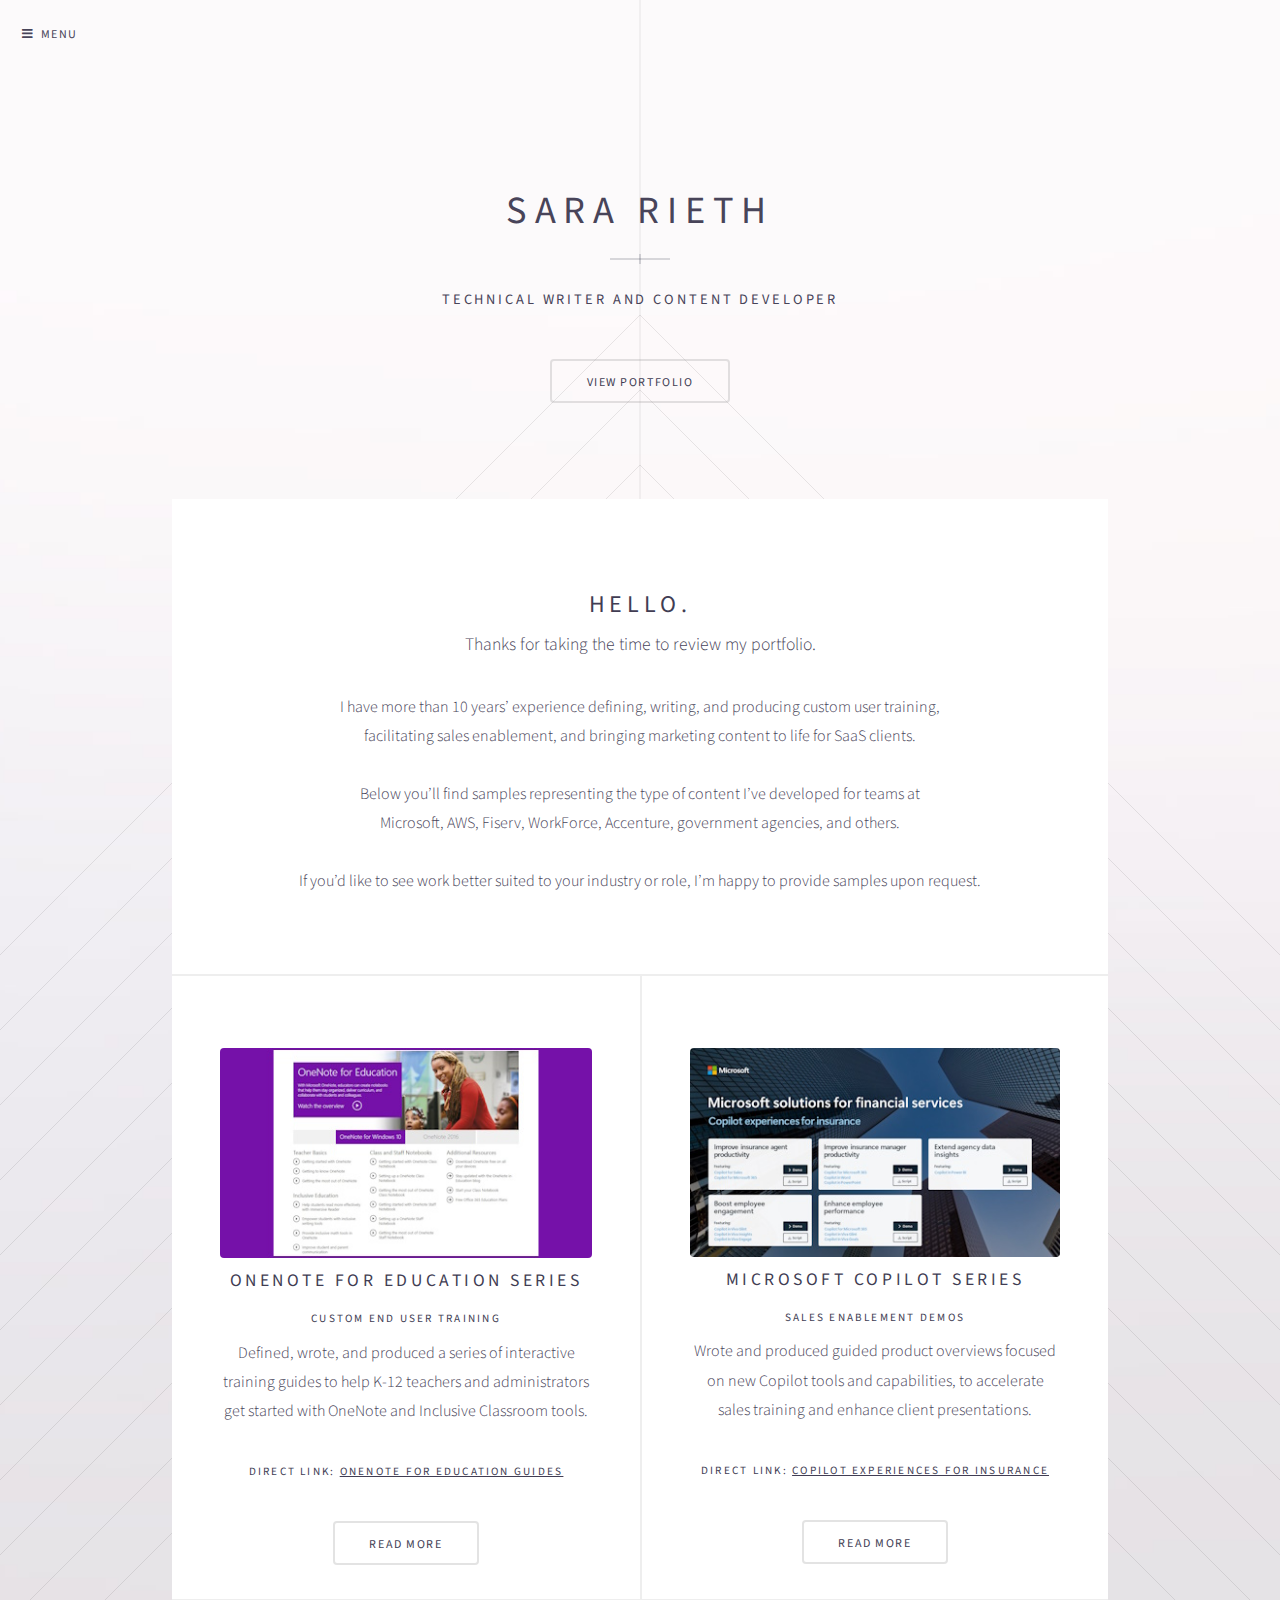
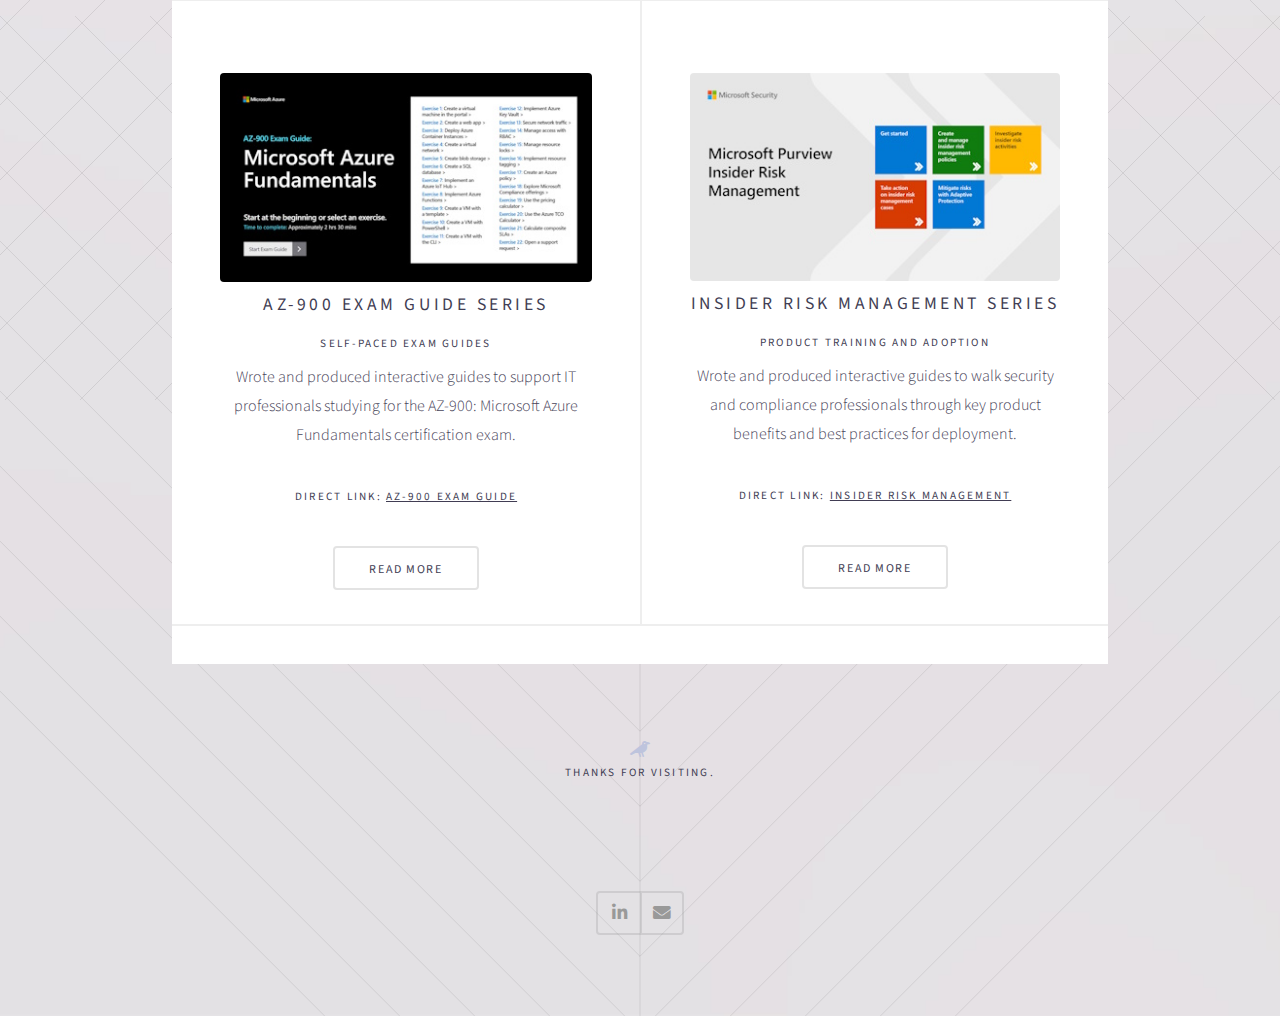
<file: index.html>
<!DOCTYPE HTML>
<!--
	Hologram by Pixelarity
	pixelarity.com | hello@pixelarity.com
	License: pixelarity.com/license
-->
<html>
	 <meta name="robots" content="noindex">
    <head>
		<title>Sara Rieth - Portfolio</title>
		<meta charset="utf-8" />
		<meta name="viewport" content="width=device-width, initial-scale=1, user-scalable=no" />
		<link rel="stylesheet" href="assets/css/main.css" />
	</head>
	<body class="landing is-preload">

		<!-- Header -->
			<header id="header">
				<a href="#menu">Menu</a>

			</header>

		<!-- Nav -->
			<nav id="menu">
				<ul class="links">
					<li><a href="index.html">Home</a></li>
					<li><a href="OneNote%20for%20Education%20Series.html">Custom End User Training</a></li>
					<li><a href="Microsoft%20Copilot%20Series.html">Sales Enablement</a></li>
                    <li><a href="AZ-900%20Exam%20Guide%20Series.html">Self-Paced Exam Guides</a></li>
					<li><a href="Insider%20Risk%20Management%20Series.html">Training and Adoption</a></li>
				</ul>
				
			</nav>

		<!-- Banner -->
			<section id="banner">
				<header class="major">
					<br><br><br>
					<h1>Sara Rieth</h1>
					<p>Technical Writer and Content Developer</p>
				</header>
				<ul class="actions special">
					<li><a href="#three" class="button scrolly">View Portfolio</a></li>
				</ul>
			</section>

		
		

		<!-- Three -->
			<section id="three" class="wrapper style1 special">
				<div class="inner">
					<header class="major">
												<h3>Hello.</h3>
						<p>Thanks for taking the time to review my portfolio.</p>
                        <p>I have more than 10 years’ experience defining, writing, and producing custom user training, <br>facilitating sales enablement, and bringing marketing content to life for SaaS clients.</p>
                        <p>Below you’ll find samples representing the type of content I’ve developed for teams at <br>Microsoft, AWS, Fiserv, WorkForce, Accenture, government agencies, and others.
                        </p>
                        <p>If you’d like to see work better suited to your industry or role, I’m happy to provide samples upon request.</p>
					</header>
                    
					<section class="features">
						<section>
                            
							<span class="image"><img src="images/pic01.jpg" style="width: 100%;"></span>
				            
                            <h4>OneNote for Education Series</h4>
                            <h6>Custom End User Training</h6>
                           <p>Defined, wrote, and produced a series of interactive training guides to help K-12 teachers and administrators get started with OneNote and Inclusive Classroom tools.<p/>
                            
                            <h6>Direct link: <a href="https://onenoteforteachers.com/" target="_blank"><u>OneNote for Education Guides</u></a></h6>
                            <br>
                            
                            <a href="OneNote for Education Series.html" class="button">Read More</a>
						</section>
						<section>
							<section>
							
                                
                            <span class="image"><img src="images/pic03.jpg" style="width: 100%;"></span>
                                
                        
				            
                            <h4>Microsoft Copilot Series</h4>
                             <h6>Sales Enablement Demos</h6>
							<p>Wrote and produced guided product overviews focused on new Copilot tools and capabilities, to accelerate sales training and enhance client presentations.<p/>
                            <h6>Direct link: <a href="https://content.cloudguides.com/guides/Copilot experiences for insurance" target="_blank"><u>Copilot experiences for insurance</u></a></h6>
                            <br>
                            
                            <a href="Microsoft%20Copilot%20Series.html" class="button">Read More</a>
						</section>
						</section>
						<section>
                             
							<span class="image"><img src="images/pic04.jpg" style="width: 100%;"></span>
				
                            <h4>AZ-900 Exam Guide Series</h4>
                            <h6>Self-Paced exam guides</h6>
                            
							<p>Wrote and produced interactive guides to support IT professionals studying for the AZ-900: Microsoft Azure Fundamentals certification exam.<p/>
                            <h6>Direct link: <a href="https://mslearn.cloudguides.com/en-us/guides/AZ-900 Exam Guide - Azure Fundamentals" target="_blank"><u>AZ-900 Exam Guide</u></a></h6>
                            <br>
                            
                            
                            <a href="AZ-900%20Exam%20Guide%20Series.html" class="button">Read More</a>
						</section>
						<section>
                             
							<span class="image"><img src="images/pic05.jpg" style="width: 100%;"></span>
				
                            <h4>Insider Risk Management Series</h4>
                            <h6>PRODUCT TRAINING AND ADOPTION</h6>
                            
							<p>Wrote and produced interactive guides to walk security and compliance professionals through key product benefits and best practices for deployment.<p/>
                            <h6>Direct link: <a href="https://mslearn.cloudguides.com/guides/Microsoft Purview Insider Risk Management" target="_blank"><u>Insider Risk Management</u></a></h6>
                            <br>
                            
                            
                            <a href="Insider%20Risk%20Management%20Series.html" class="button">Read More</a>
						</section>
					</section>
					
				</div>
			</section>

		

		<!-- Five -->
			<section id="five" class="wrapper style5 special alt">
				<div class="inner">
                    <span class="icon solid fa-crow style3"></span>
					<h6>Thanks for visiting.</h6>

				</div>
			</section>

		<!-- Footer -->
			<footer id="footer">
				<ul class="alt-icons">

					<li><a href="https://www.linkedin.com/in/sara-rieth/" target="_blank" class="icon brands fa-linkedin-in"><span class="label">LinkedIn</span></a></li>

					<li><a href="mailto:sara.rieth@gmail.com" class="icon solid fa-envelope"><span class="label">Email</span></a></li>
				</ul>
				
			</footer>

		<!-- Scripts -->
			<script src="assets/js/jquery.min.js"></script>
			<script src="assets/js/jquery.scrolly.min.js"></script>
			<script src="assets/js/jquery.scrollex.min.js"></script>
			<script src="assets/js/browser.min.js"></script>
			<script src="assets/js/breakpoints.min.js"></script>
			<script src="assets/js/util.js"></script>
			<script src="assets/js/main.js"></script>
            
        <script data-goatcounter="https://sararieth.goatcounter.com/count"
        async src="//gc.zgo.at/count.js"></script>
	</body>
    
</html>
</file>
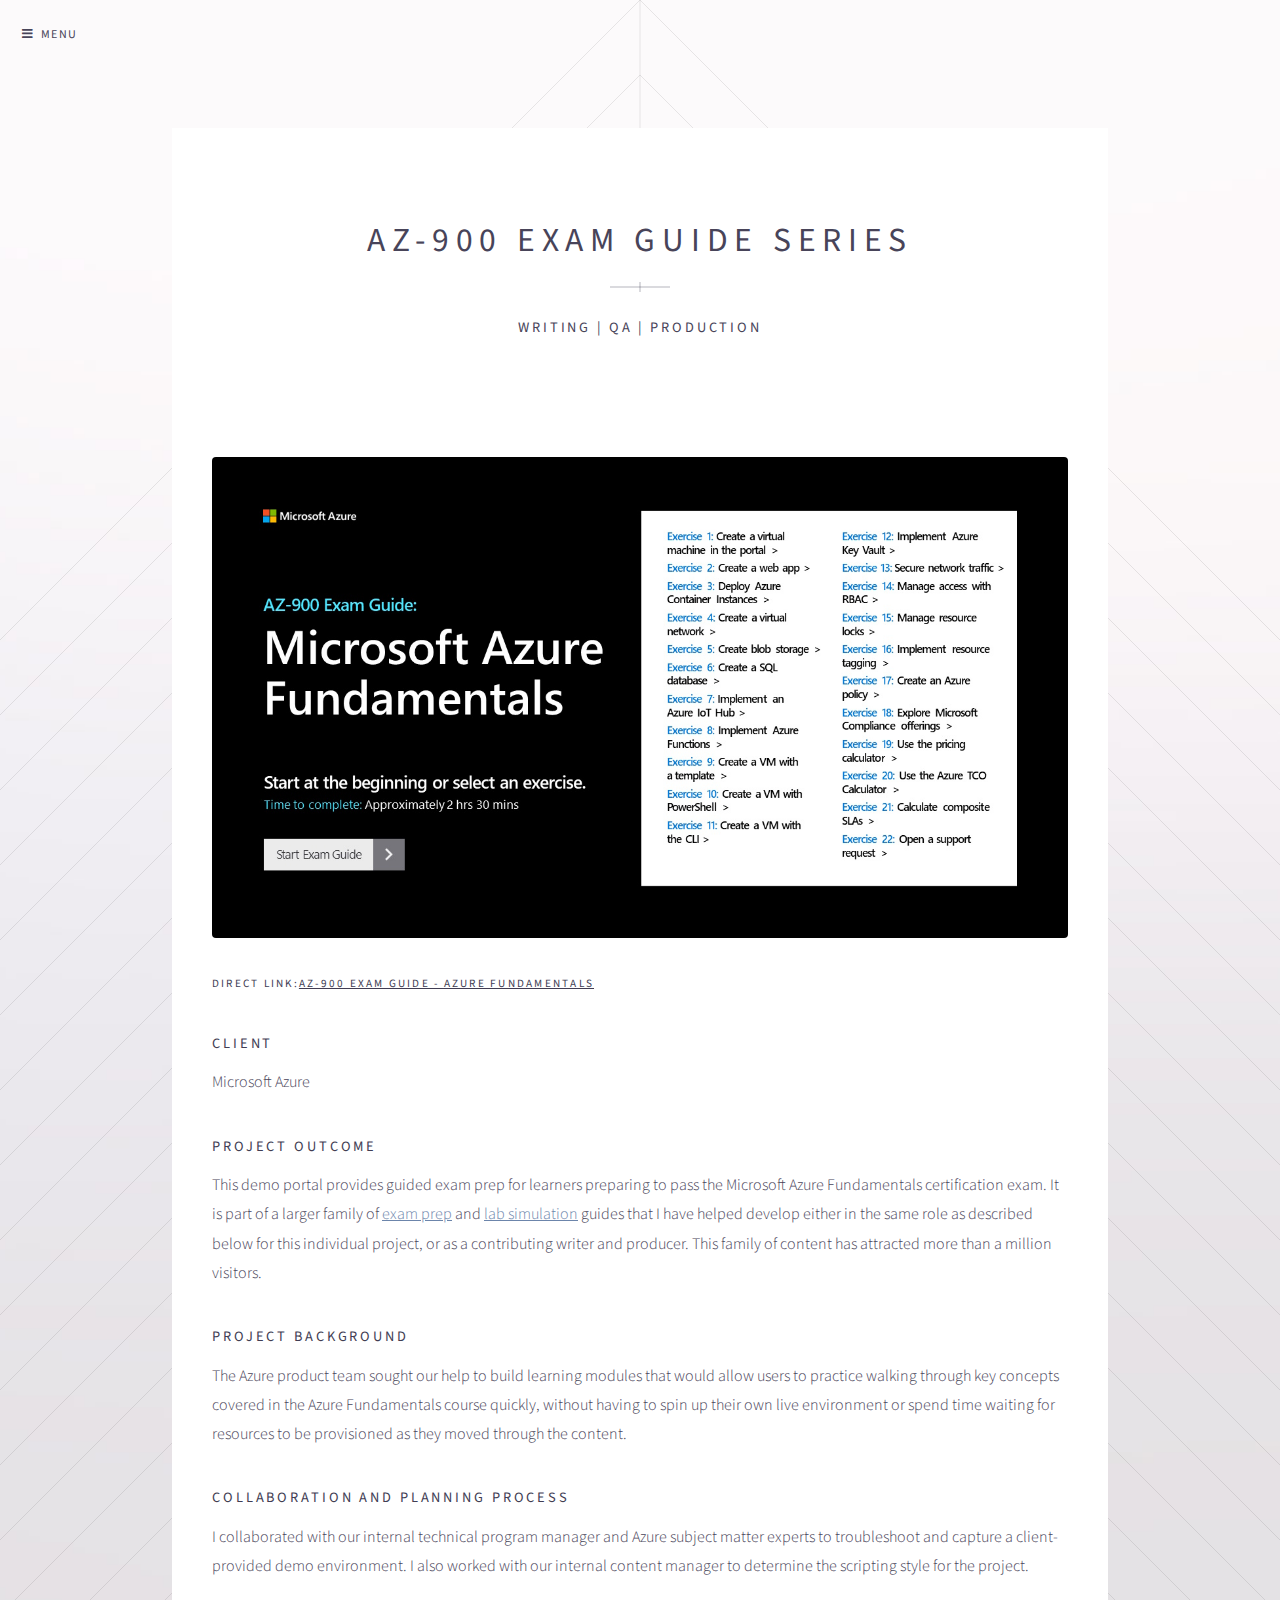
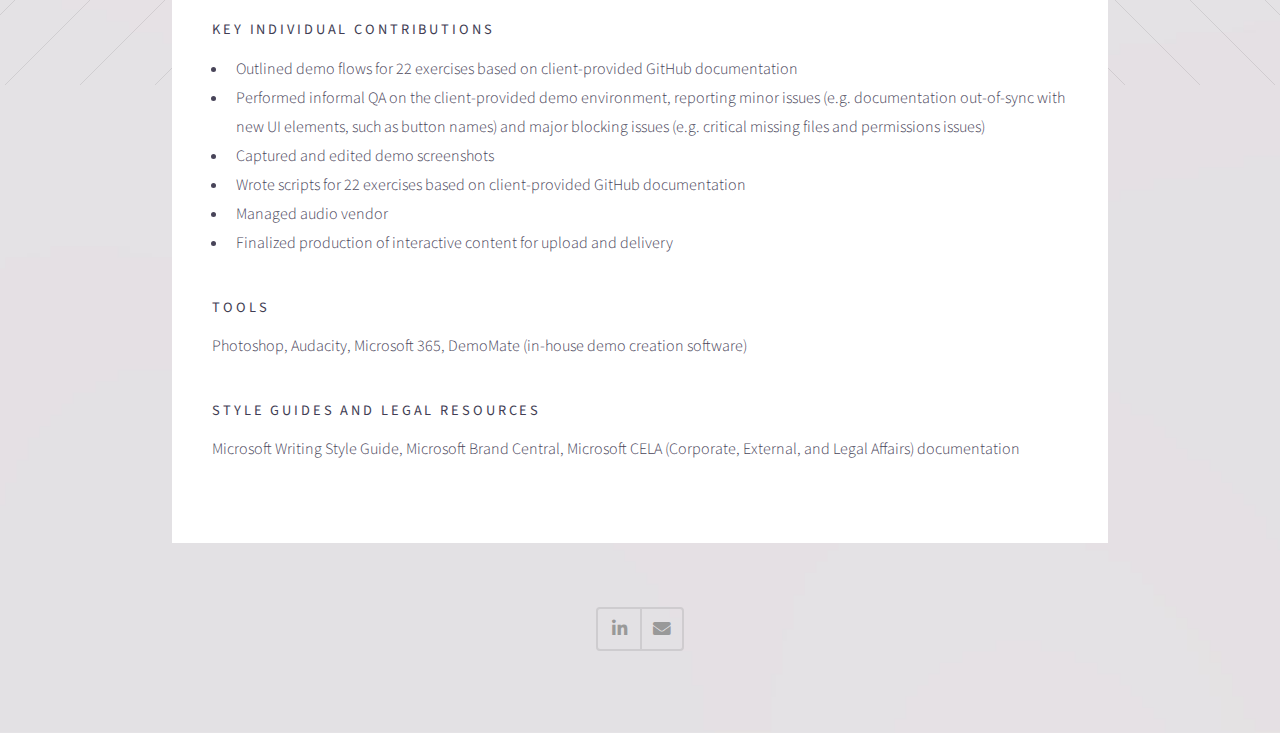
<file: AZ-900 Exam Guide Series.html>
<!DOCTYPE HTML>
<!--
	Hologram by Pixelarity
	pixelarity.com | hello@pixelarity.com
	License: pixelarity.com/license
-->
<html>
		<head>
		<title>AZ-900 Exam Guide Series</title>
		<meta charset="utf-8" />
		<meta name="viewport" content="width=device-width, initial-scale=1, user-scalable=no" />
		<link rel="stylesheet" href="assets/css/main.css" />
	</head>
	<body class="is-preload">

		<!-- Header -->
			<header id="header">
				<a href="#menu">Menu</a>
			</header>

		<!-- Nav -->
			<nav id="menu">
				<ul class="links">
					<li><a href="index.html">Home</a></li>
					<li><a href="OneNote%20for%20Education%20Series.html">Custom End User Training</a></li>
					<li><a href="Microsoft%20Copilot%20Series.html">Sales Enablement</a></li>
                    <li><a href="AZ-900%20Exam%20Guide%20Series.html">Self-Paced Exam Guides</a></li>
					<li><a href="Insider%20Risk%20Management%20Series.html">Training and Adoption</a></li>
				</ul>
				
			</nav>

		<!-- Main -->
			<section id="main" class="wrapper style1">
				<div class="inner">

					<header class="major special">
						<h1>AZ-900 Exam Guide Series</h1>
						<p>WRITING | QA | PRODUCTION</p>
                       
					</header>

					<div class="content">
						<a href="https://mslearn.cloudguides.com/en-us/guides/AZ-900 Exam Guide - Azure Fundamentals" class="image fit" target="_blank"><img src="images/pic08.jpg" alt="" /></a>
                        <h6>DIRECT LINK:<a href="https://mslearn.cloudguides.com/en-us/guides/AZ-900 Exam Guide - Azure Fundamentals" target="_blank"><u>AZ-900 EXAM GUIDE - AZURE FUNDAMENTALS</u></a></h6><br>
                        <h5>Client</h5>
                        <p>Microsoft Azure</p>
                    
                        <h5>Project Outcome</h5>
						<p>This demo portal provides guided exam prep for learners preparing to pass the Microsoft Azure Fundamentals certification exam. It is part of a larger family of <a href="https://mslearn.cloudguides.com/en-us/guides/AI-900 Exam Guide - Azure AI Fundamentals" target="_blank">exam prep</a> and <a href="https://mslabs.cloudguides.com/guides/AI-102 Lab Simulations - Designing and implementing a Microsoft Azure AI solution" target="_blank">lab simulation</a> guides that I have helped develop either in the same role as described below for this individual project, or as a contributing writer and producer. This family of content has attracted more than a million visitors.</p>
                        
                        <h5>Project Background</h5>
						<p>The Azure product team sought our help to build learning modules that would allow users to practice walking through key concepts covered in the Azure Fundamentals course quickly, without having to spin up their own live environment or spend time waiting for resources to be provisioned as they moved through the content.</p>
                        
                        <h5>Collaboration and Planning Process</h5>
						<p>I collaborated with our internal technical program manager and Azure subject matter experts to troubleshoot and capture a client-provided demo environment. I also worked with our internal content manager to determine the scripting style for the project.</p>
                        
				        <h5>KEY INDIVIDUAL CONTRIBUTIONS</h5>
                        
                        <ul>
                            <li>Outlined demo flows for 22 exercises based on client-provided GitHub documentation</li>
                            <li>Performed informal QA on the client-provided demo environment, reporting minor issues (e.g. documentation out-of-sync with new UI elements, such as button names) and major blocking issues (e.g. critical missing files and permissions issues)</li>
                            <li>Captured and edited demo screenshots</li>
                            <li>Wrote scripts for 22 exercises based on client-provided GitHub documentation</li>  
                            <li>Managed audio vendor</li>
                            <li>Finalized production of interactive content for upload and delivery</li>
                        </ul>
                        
                        <h5>TOOLS</h5>
						<p>Photoshop, Audacity, Microsoft 365, DemoMate (in-house demo creation software)</p>
                        
                        <h5>STYLE GUIDES AND LEGAL RESOURCES</h5>
						<p>Microsoft Writing Style Guide, Microsoft Brand Central, Microsoft CELA (Corporate, External, and Legal Affairs) documentation</p>
					</div>

				</div>
			</section>

		<!-- Footer -->
			<footer id="footer">
				<ul class="alt-icons">

					<li><a href="https://www.linkedin.com/in/sara-rieth/" target="_blank" class="icon brands fa-linkedin-in"><span class="label">LinkedIn</span></a></li>

					<li><a href="mailto:sara.rieth@gmail.com" class="icon solid fa-envelope"><span class="label">Email</span></a></li>
				</ul>
				
			</footer>

		<!-- Scripts -->
			<script src="assets/js/jquery.min.js"></script>
			<script src="assets/js/jquery.scrolly.min.js"></script>
			<script src="assets/js/jquery.scrollex.min.js"></script>
			<script src="assets/js/browser.min.js"></script>
			<script src="assets/js/breakpoints.min.js"></script>
			<script src="assets/js/util.js"></script>
			<script src="assets/js/main.js"></script>
        
            <script data-goatcounter="https://sararieth.goatcounter.com/count"
        async src="//gc.zgo.at/count.js"></script>

	</body>
</html>
</file>
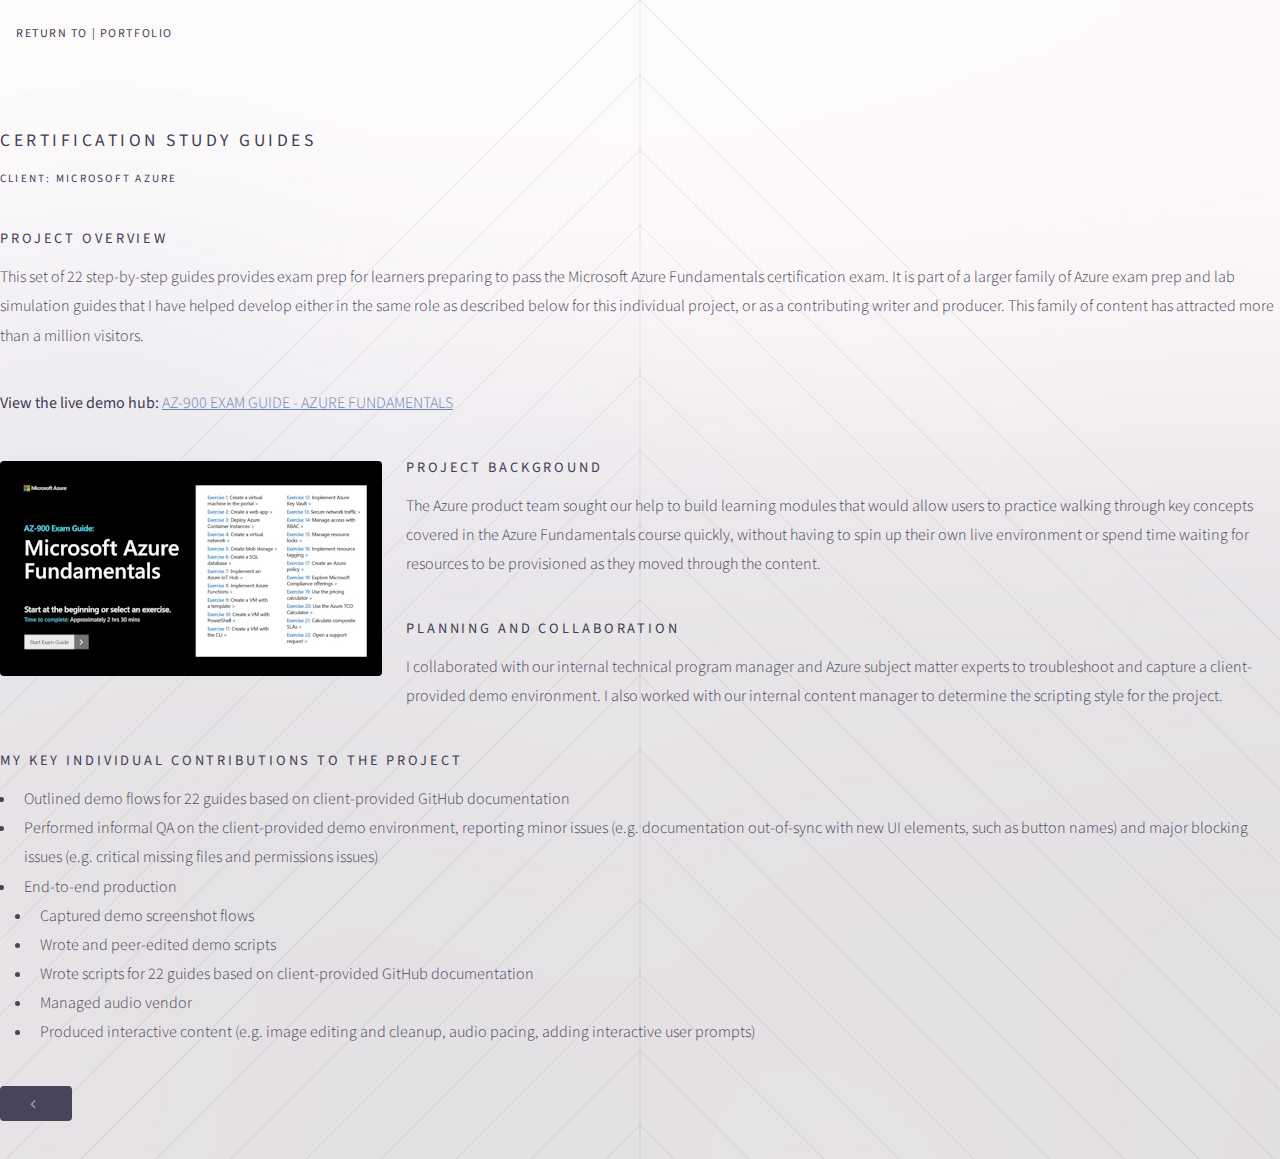
<file: certification study guides.html>
<!DOCTYPE HTML>
<!--
	Editorial by Pixelarity
	pixelarity.com | hello@pixelarity.com
	License: pixelarity.com/license
-->
<html>
	<head>
		<title>Sara Rieth | Portfolio</title>
		<meta charset="utf-8" />
		<meta name="viewport" content="width=device-width, initial-scale=1, user-scalable=no" />
		<link rel="stylesheet" href="assets/css/main.css" />
	</head>
	<body class="is-preload">

		<!-- Wrapper -->
			<div id="wrapper">

				<!-- Main -->
					<div id="main">
						<div class="inner">

							<!-- Header -->
								<header id="header">
									<a href="index.html" class="logo"><strong>Return to</strong> | Portfolio</a>
								</header>

							<!-- Content -->
								<section>

									<header class="main">
										<h4>CERTIFICATION STUDY GUIDES</h4>
                                        <h6>Client: Microsoft Azure</h6>
									</header>

                                    <br>
                                    <h5>Project Overview</h5><p>This set of 22 step-by-step guides provides exam prep for learners preparing to pass the Microsoft Azure Fundamentals certification exam. It is part of a larger family of Azure exam prep and lab simulation guides that I have helped develop either in the same role as described below for this individual project, or as a contributing writer and producer. This family of content has attracted more than a million visitors.<br>
                                    
                                   <p><strong>View the live demo hub:</strong> <a href="https://mslearn.cloudguides.com/en-us/guides/AZ-900%20Exam%20Guide%20-%20Azure%20Fundamentals" target="_blank">AZ-900 EXAM GUIDE - AZURE FUNDAMENTALS</a></p>
                                    
				                    <span class="image left"><img src="images/pic04.jpg" alt="" /></span>
                                    
                                    <h5>Project Background</h5>
									<p>The Azure product team sought our help to build learning modules that would allow users to practice walking through key concepts covered in the Azure Fundamentals course quickly, without having to spin up their own live environment or spend time waiting for resources to be provisioned as they moved through the content.</p>
                                    
                                    <h5>Planning and Collaboration</h5>
                                    <p>I collaborated with our internal technical program manager and Azure subject matter experts to troubleshoot and capture a client-provided demo environment. I also worked with our internal content manager to determine the scripting style for the project.</p>
                                    

								    
                                    
                                     <h5>My Key Individual Contributions to the Project</h5>
                                 

                                    <ul>  
                                        <li>Outlined demo flows for 22 guides based on client-provided GitHub documentation</li>
                                        <li>Performed informal QA on the client-provided demo environment, reporting minor issues (e.g. documentation out-of-sync with new UI elements, such as button names) and major blocking issues (e.g. critical missing files and permissions issues)</li>
                                        
                                        <li>End-to-end production</li>
                                        <ul> 
  
                                            <li>Captured demo screenshot flows</li>
								        <li>Wrote and peer-edited demo scripts</li>
								       <li>Wrote scripts for 22 guides based on client-provided GitHub documentation</li>
                                        <li>Managed audio vendor</li>
                                        <li>Produced interactive content (e.g. image editing and cleanup, audio pacing, adding interactive user prompts)</li>
                                       
                                            </ul>
								    </ul>
            <!-- Blockquote -->

								                  </section>
													<ul class="actions">
														<li><a href="index.html" class="button primary small icon solid fa-chevron-left"></a></li> 
													</ul>
						</div>
					</div>

			</div>

		<!-- Scripts -->
			<script src="assets/js/jquery.min.js"></script>
			<script src="assets/js/browser.min.js"></script>
			<script src="assets/js/breakpoints.min.js"></script>
			<script src="assets/js/util.js"></script>
			<script src="assets/js/main.js"></script>

		<script data-goatcounter="https://sararieth.goatcounter.com/count"
        async src="//gc.zgo.at/count.js"></script>

	</body>
</html>
</file>
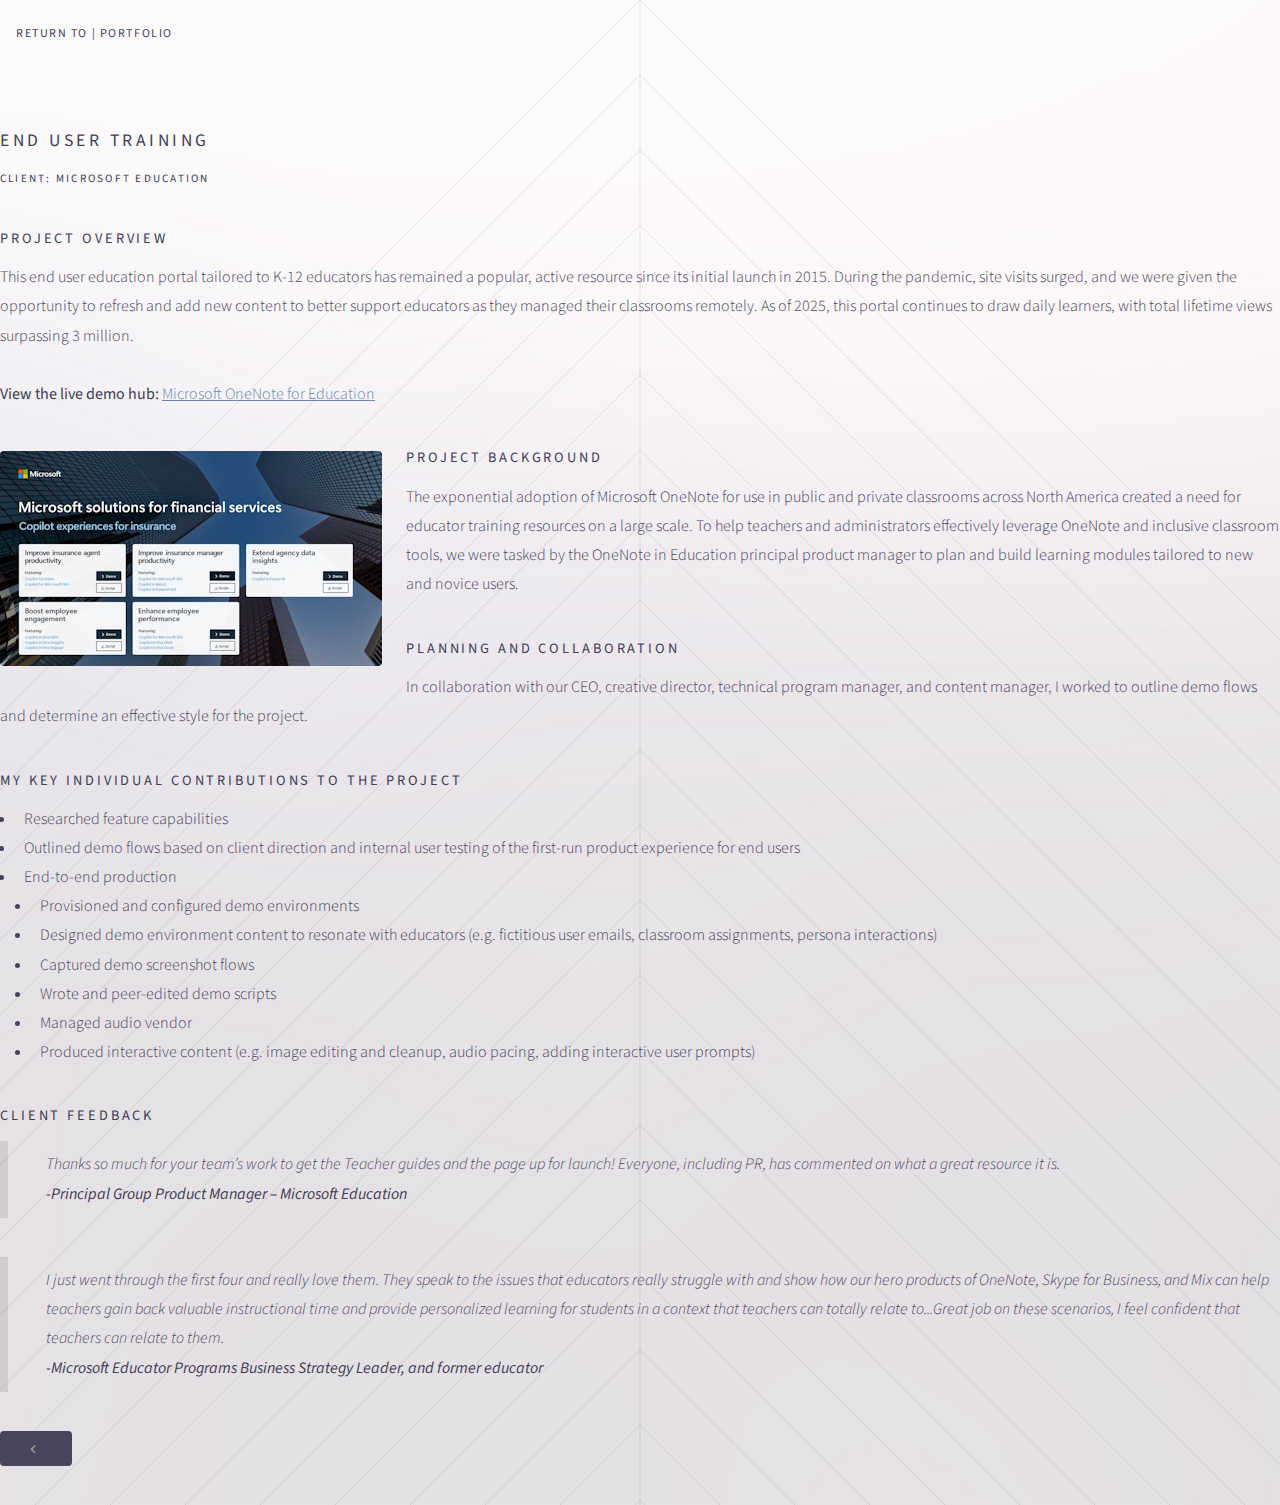
<file: end user training.html>
<!DOCTYPE HTML>
<!--
	Editorial by Pixelarity
	pixelarity.com | hello@pixelarity.com
	License: pixelarity.com/license
-->
<html>
	<head>
		<title>Sara Rieth | Portfolio</title>
		<meta charset="utf-8" />
		<meta name="viewport" content="width=device-width, initial-scale=1, user-scalable=no" />
		<link rel="stylesheet" href="assets/css/main.css" />
	</head>
	<body class="is-preload">

		<!-- Wrapper -->
			<div id="wrapper">

				<!-- Main -->
					<div id="main">
						<div class="inner">

							<!-- Header -->
								<header id="header">
									<a href="index.html" class="logo"><strong>Return to</strong> | Portfolio</a>
								</header>

							<!-- Content -->
								<section>

									<header class="main">
										<h4>END USER TRAINING</h4>
                                        <h6>Client: Microsoft Education</h6>
									</header>

                                    <br>
                                    <h5>Project Overview</h5><p>This end user education portal tailored to K-12 educators has remained a popular, active resource since its initial launch in 2015. During the pandemic, site visits surged, and we were given the opportunity to refresh and add new content to better support educators as they managed their classrooms remotely. As of 2025, this portal continues to draw daily learners, with total lifetime views surpassing 3 million.<br><br>
                                    
                                    <strong>View the live demo hub:</strong> <a href="https://onenoteforteachers.com/" target="_blank">Microsoft OneNote for Education</a></p>
                                    
                                    
				                    <span class="image left"><img src="images/pic03.jpg" alt="" /></span>
                                    
                                    <h5>Project Background</h5>
									<p>The exponential adoption of Microsoft OneNote for use in public and private classrooms across North America created a need for educator training resources on a large scale. To help teachers and administrators effectively leverage OneNote and inclusive classroom tools, we were tasked by the OneNote in Education principal product manager to plan and build learning modules tailored to new and novice users.</p>
                                    
                                    <h5>Planning and Collaboration</h5>
                                    <p>In collaboration with our CEO, creative director, technical program manager, and content manager, I worked to outline demo flows and determine an effective style for the project.</p>
                                    
                                    
                                    <h5>My Key Individual Contributions to the Project</h5>
                                 

                                    <ul>  
                                        <li>Researched feature capabilities</li>
                                        <li>Outlined demo flows based on client direction and internal user testing of the first-run product experience for end users</li>
                                        
                                        <li>End-to-end production</li>
                                        <ul> 
                                            <li>Provisioned and configured demo environments</li>
                                            <li>Designed demo environment content to resonate with educators (e.g. fictitious user emails, classroom assignments, persona interactions)</li>
                                            <li>Captured demo screenshot flows</li>
								        <li>Wrote and peer-edited demo scripts</li>
								     
                                        <li>Managed audio vendor</li>
                                        <li>Produced interactive content (e.g. image editing and cleanup, audio pacing, adding interactive user prompts)</li>
                                       
                                            </ul>
								    </ul>
                                    
                                    <!-- Blockquote -->
													<h5>Client Feedback</h5>
													<blockquote>Thanks so much for your team’s work to get the Teacher guides and the page up for launch! Everyone, including PR, has commented on what a great resource it is.

                                                    <br>
                                                        <strong>-Principal Group Product Manager – Microsoft Education</strong></blockquote>
                                    
                                    				<blockquote>I just went through the first four and really love them.  They speak to the issues that educators really struggle with and show how our hero products of OneNote, Skype for Business, and Mix can help teachers gain back valuable instructional time and provide personalized learning for students in a context that teachers can totally relate to...Great job on these scenarios, I feel confident that teachers can relate to them.


                                                    <br>
                                                    <strong>-Microsoft Educator Programs Business Strategy Leader, and former educator</strong></blockquote>
                                    
                                    
                                    
								                    </section>
													<ul class="actions">
														<li><a href="index.html" class="button primary small icon solid fa-chevron-left"></a></li> 
													</ul>
						</div>
					</div>

			</div>

		<!-- Scripts -->
			<script src="assets/js/jquery.min.js"></script>
			<script src="assets/js/browser.min.js"></script>
			<script src="assets/js/breakpoints.min.js"></script>
			<script src="assets/js/util.js"></script>
			<script src="assets/js/main.js"></script>

		<script data-goatcounter="https://sararieth.goatcounter.com/count"
        async src="//gc.zgo.at/count.js"></script>

	</body>
</html>
</file>
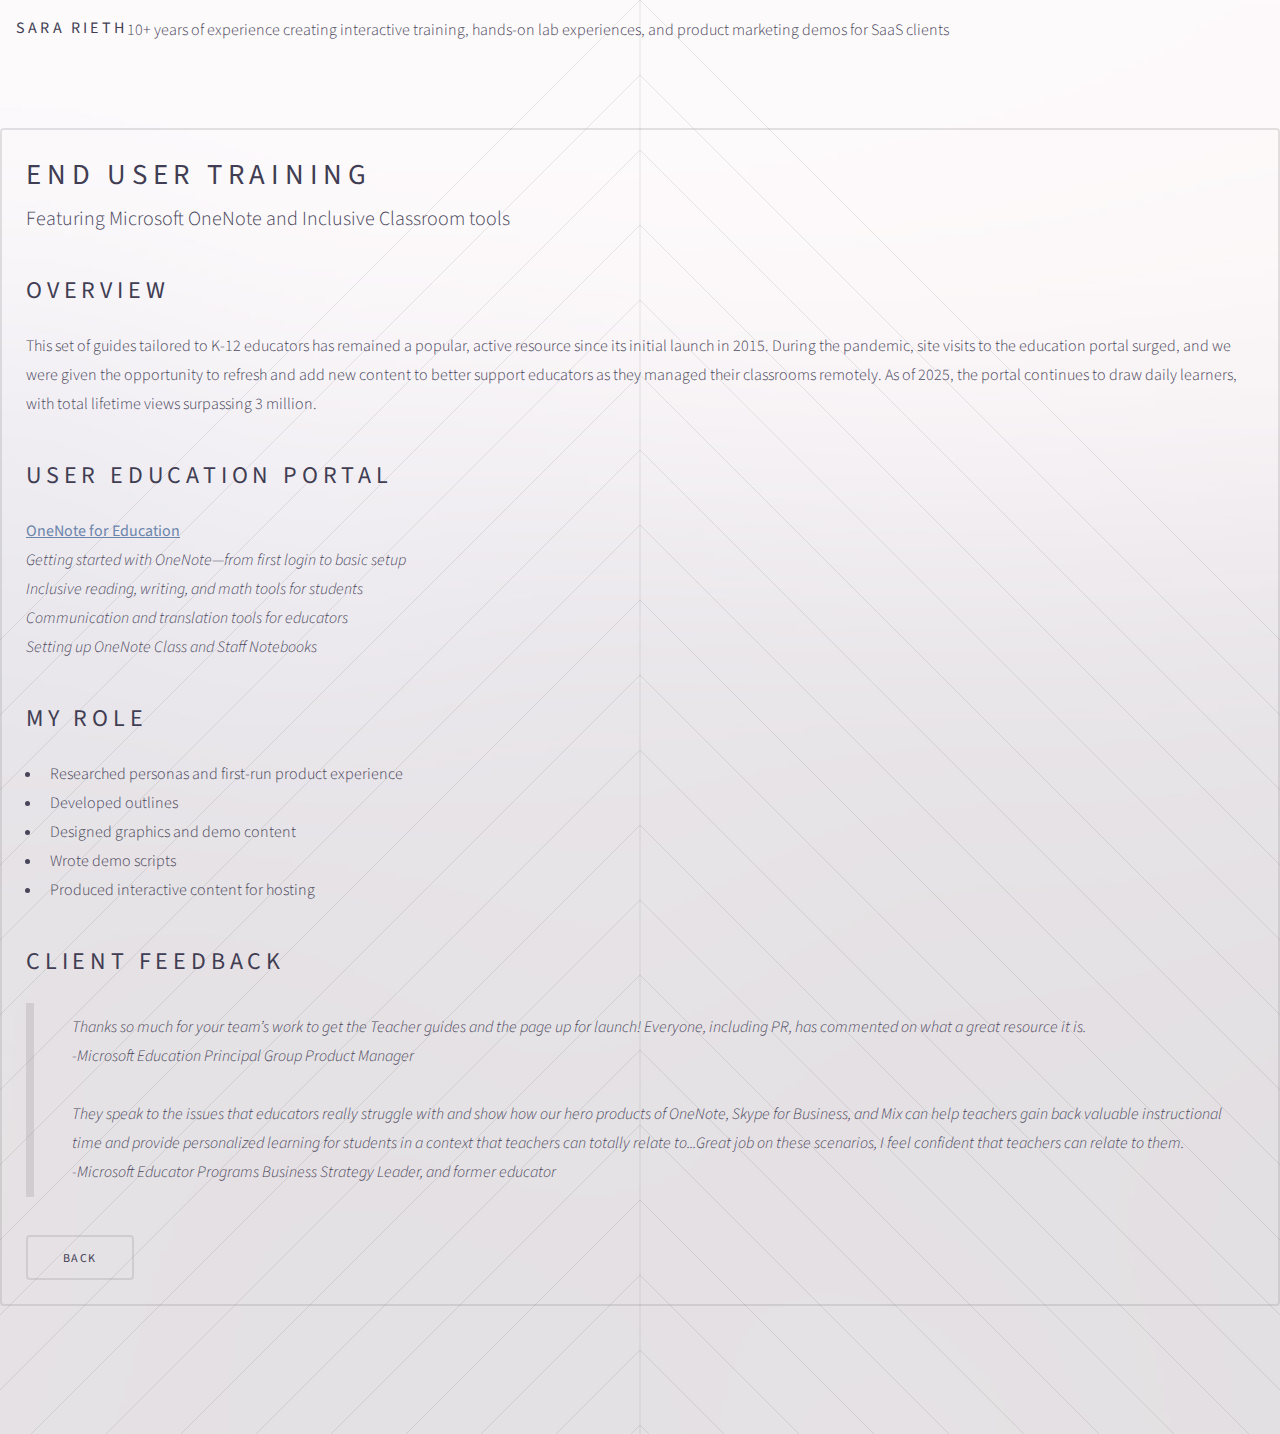
<file: end-user-training.html>
<!DOCTYPE HTML>
<!--
	Dopetrope by HTML5 UP
	html5up.net | @ajlkn
	Free for personal and commercial use under the CCA 3.0 license (html5up.net/license)
-->
<html>
	<head>
		<title>Sara Rieth | Portfolio</title>
		<meta charset="utf-8" />
		<meta name="viewport" content="width=device-width, initial-scale=1, user-scalable=no" />
		<link rel="stylesheet" href="assets/css/main.css" />
	</head>
	<body class="no-sidebar is-preload">
		<div id="page-wrapper">

			<!-- Header -->
				<section id="header">

					<!-- Logo -->
						<!-- Logo -->
						<!-- Logo -->
						<h1><a href="index.html">Sara Rieth</a></h1>
                   <br>
                    <p>10+ years of experience creating interactive training, hands-on lab experiences, and product marketing demos for SaaS clients</p>
            </section>
					

			<!-- Main -->
				<section id="main">
					<div class="container">

						<!-- Content -->
							<article class="box post">
								
								<header>
									<h2>End User Training</h2>
									<p>Featuring Microsoft OneNote and Inclusive Classroom tools</p>
								</header>
								<section>
									<header>
										<h3>Overview</h3>
									</header>
									<p>
										This set of guides tailored to K-12 educators has remained a popular, active resource since its initial launch in 2015. During the pandemic, site visits to the education portal surged, and we were given the opportunity to refresh and add new content to better support educators as they managed their classrooms remotely. As of 2025, the portal continues to draw daily learners, with total lifetime views surpassing 3 million.
                                       </p>
								</section>
								<section>
									<header>
										<h3>User Education Portal</h3>
									</header>
									<p>
                                        <strong>
										<a href="https://onenoteforteachers.com/" target="_blank">OneNote for Education</a></strong>
                                         <br>
                                         <i>Getting started with OneNote—from first login to basic setup</i><br>
                                            <i>Inclusive reading, writing, and math tools for students</i><br>
                                          <i>Communication and translation tools for educators</i><br>
                                        <i>Setting up OneNote Class and Staff Notebooks</i><br>
                                        
									</p>
									
								</section>
								
                                <section>
									<header>
										<h3>My role</h3>
									</header>
									<ul>
                                        <li>Researched personas and first-run product experience</li>
                                        <li>Developed outlines</li>
                                        <li>Designed graphics and demo content</li>
                                        <li>Wrote demo scripts</li>
                                        <li>Produced interactive content for hosting</li>
                                    </ul>
								</section>
                                 
                                <section>
									<header>
										<h3>Client feedback</h3>
									</header>
                                    <blockquote>Thanks so much for your team’s work to get the Teacher guides and the page up for launch! Everyone, including PR, has commented on what a great resource it is.
                                    <br>-Microsoft Education Principal Group Product Manager<br><br>They speak to the issues that educators really struggle with and show how our hero products of OneNote, Skype for Business, and Mix can help teachers gain back valuable instructional time and provide personalized learning for students in a context that teachers can totally relate to...Great job on these scenarios, I feel confident that teachers can relate to them.
                                    <br>-Microsoft Educator Programs Business Strategy Leader, and former educator</blockquote>
                                    
									
								</section>
                                
                                
                              
                                <section>
									<header>
										<ul class="actions">
															<li><a href="index.html" class="button">back</a></li>
															
														</ul>
                                        
									</header>
									
								</section>
                                
							</article>

					</div>
				</section>

			<!-- Footer -->
				<section id="footer">
					<div class="container">
						<div class="row">
							<div class="col-8 col-12-medium">
								
							</div>
							
							
							
				
						</div>
					</div>
				</section>

		</div>

		<!-- Scripts -->
			<script src="assets/js/jquery.min.js"></script>
			<script src="assets/js/jquery.dropotron.min.js"></script>
			<script src="assets/js/browser.min.js"></script>
			<script src="assets/js/breakpoints.min.js"></script>
			<script src="assets/js/util.js"></script>
			<script src="assets/js/main.js"></script>
<script data-goatcounter="https://sararieth.goatcounter.com/count"
        async src="//gc.zgo.at/count.js"></script>
	</body>
</html>
</file>
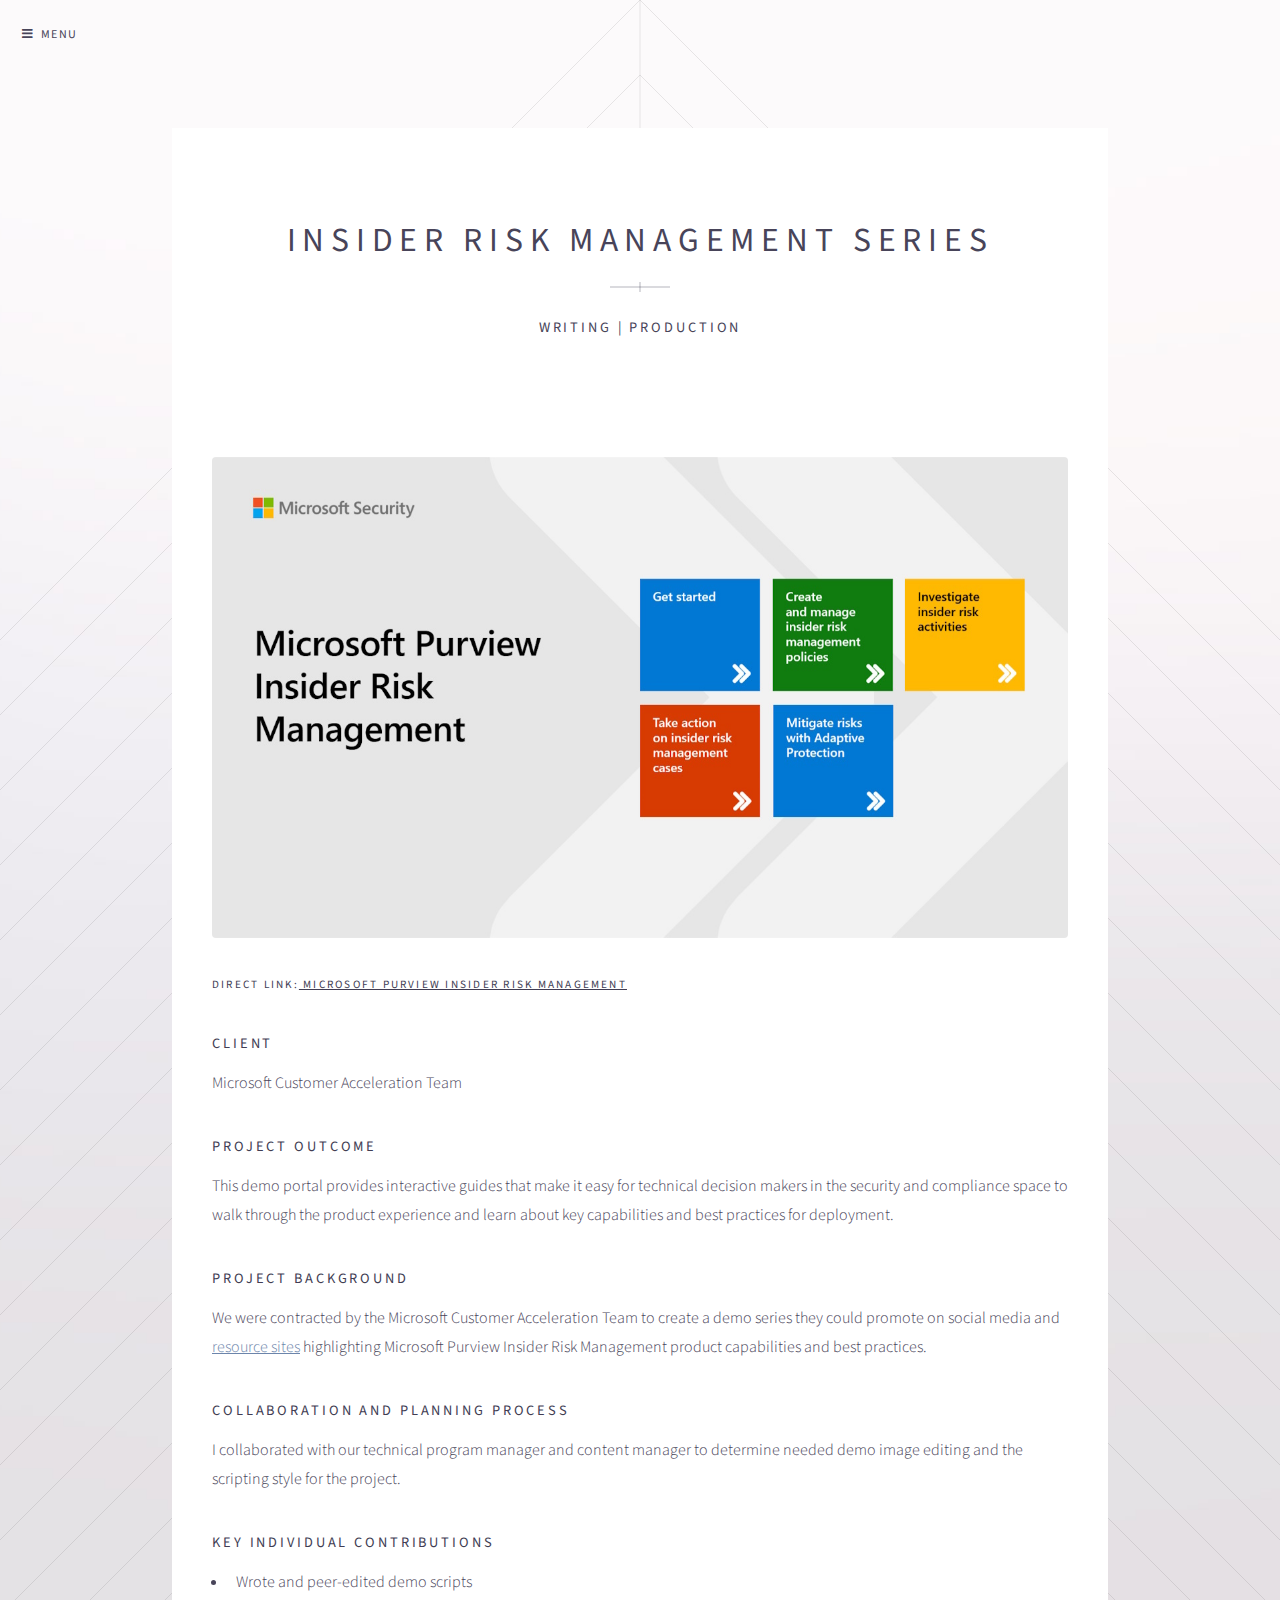
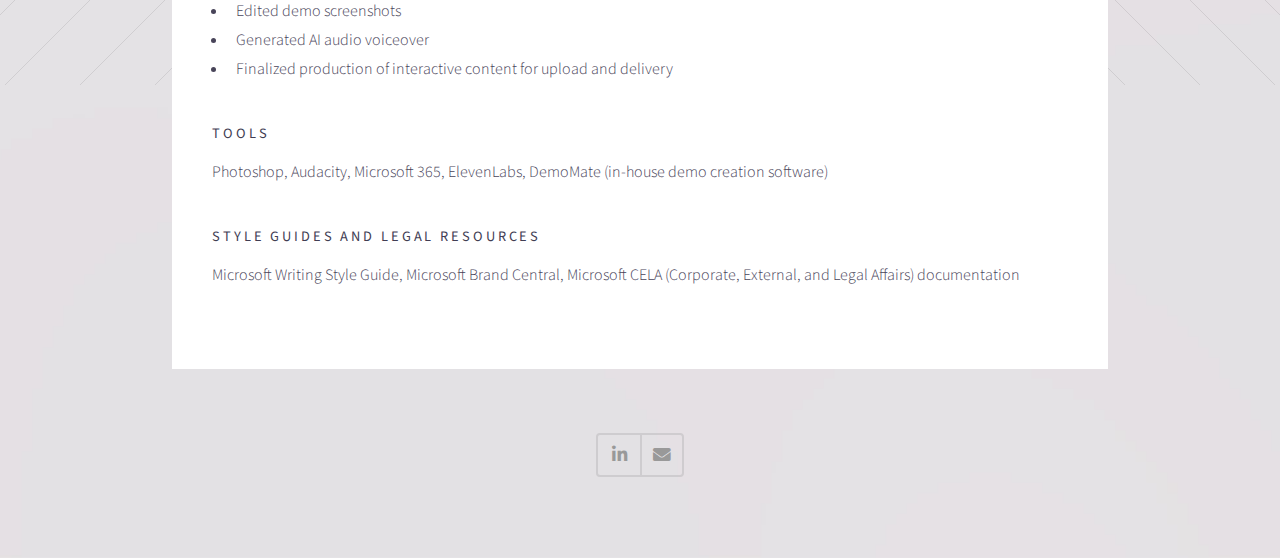
<file: Insider Risk Management Series.html>
<!DOCTYPE HTML>
<!--
	Hologram by Pixelarity
	pixelarity.com | hello@pixelarity.com
	License: pixelarity.com/license
-->
<html>
		<head>
		<title>Insider Risk Management Series</title>
		<meta charset="utf-8" />
		<meta name="viewport" content="width=device-width, initial-scale=1, user-scalable=no" />
		<link rel="stylesheet" href="assets/css/main.css" />
	</head>
	<body class="is-preload">

		<!-- Header -->
			<header id="header">
				<a href="#menu">Menu</a>
			</header>

		<!-- Nav -->
			<nav id="menu">
				<ul class="links">
					<li><a href="index.html">Home</a></li>
					<li><a href="OneNote%20for%20Education%20Series.html">Custom End User Training</a></li>
					<li><a href="Microsoft%20Copilot%20Series.html">Sales Enablement</a></li>
                    <li><a href="AZ-900%20Exam%20Guide%20Series.html">Self-Paced Exam Guides</a></li>
					<li><a href="Insider%20Risk%20Management%20Series.html">Training and Adoption</a></li>
				</ul>
				
			</nav>

		<!-- Main -->
			<section id="main" class="wrapper style1">
				<div class="inner">

					<header class="major special">
						<h1>Insider Risk Management Series</h1>
						<p>WRITING | PRODUCTION</p>
                       
					</header>

					<div class="content">
						<a href="https://mslearn.cloudguides.com/guides/Microsoft Purview Insider Risk Management" class="image fit" target="_blank"><img src="images/pic09.jpg" alt="" /></a>
                        <h6>DIRECT LINK:<a href="https://mslearn.cloudguides.com/guides/Microsoft Purview Insider Risk Management" target="_blank"><u> Microsoft Purview Insider Risk Management</u></a></h6><br>
                        <h5>Client</h5>
                        <p>Microsoft Customer Acceleration Team</p>
                    
                        <h5>Project Outcome</h5>
						<p>This demo portal provides interactive guides that make it easy for technical decision makers in the security and compliance space to walk through the product experience and learn about key capabilities and best practices for deployment.</p>
                        
                        <h5>Project Background</h5>
						<p>We were contracted by the Microsoft Customer Acceleration Team to create a demo series they could promote on social media and <a href="https://microsoft.github.io/ComplianceCxE/resources/ir/#playbooks-guides-and-blogs:~:text=Insider%20Risk%20interactive%20guide" target="_blank">resource sites</a> highlighting Microsoft Purview Insider Risk Management product capabilities and best practices.</p>
                        
                        <h5>Collaboration and Planning Process</h5>
						<p>I collaborated with our technical program manager and content manager to determine needed demo image editing and the scripting style for the project.</p>
                        
				        <h5>KEY INDIVIDUAL CONTRIBUTIONS</h5>
                        
                        <ul>
                            <li>Wrote and peer-edited demo scripts</li>
                            <li>Edited demo screenshots</li>
                            <li>Generated AI audio voiceover</li>
                            <li>Finalized production of interactive content for upload and delivery</li>
                        </ul>
                        
                        <h5>TOOLS</h5>
						<p>Photoshop, Audacity, Microsoft 365, ElevenLabs, DemoMate (in-house demo creation software)</p>
                        
                        <h5>STYLE GUIDES AND LEGAL RESOURCES</h5>
						<p>Microsoft Writing Style Guide, Microsoft Brand Central, Microsoft CELA (Corporate, External, and Legal Affairs) documentation</p>
					</div>

				</div>
			</section>

		<!-- Footer -->
			<footer id="footer">
				<ul class="alt-icons">

					<li><a href="https://www.linkedin.com/in/sara-rieth/" target="_blank" class="icon brands fa-linkedin-in"><span class="label">LinkedIn</span></a></li>

					<li><a href="mailto:sara.rieth@gmail.com" class="icon solid fa-envelope"><span class="label">Email</span></a></li>
				</ul>
				
			</footer>

		<!-- Scripts -->
			<script src="assets/js/jquery.min.js"></script>
			<script src="assets/js/jquery.scrolly.min.js"></script>
			<script src="assets/js/jquery.scrollex.min.js"></script>
			<script src="assets/js/browser.min.js"></script>
			<script src="assets/js/breakpoints.min.js"></script>
			<script src="assets/js/util.js"></script>
			<script src="assets/js/main.js"></script>
        
            <script data-goatcounter="https://sararieth.goatcounter.com/count"
        async src="//gc.zgo.at/count.js"></script>

	</body>
</html>
</file>
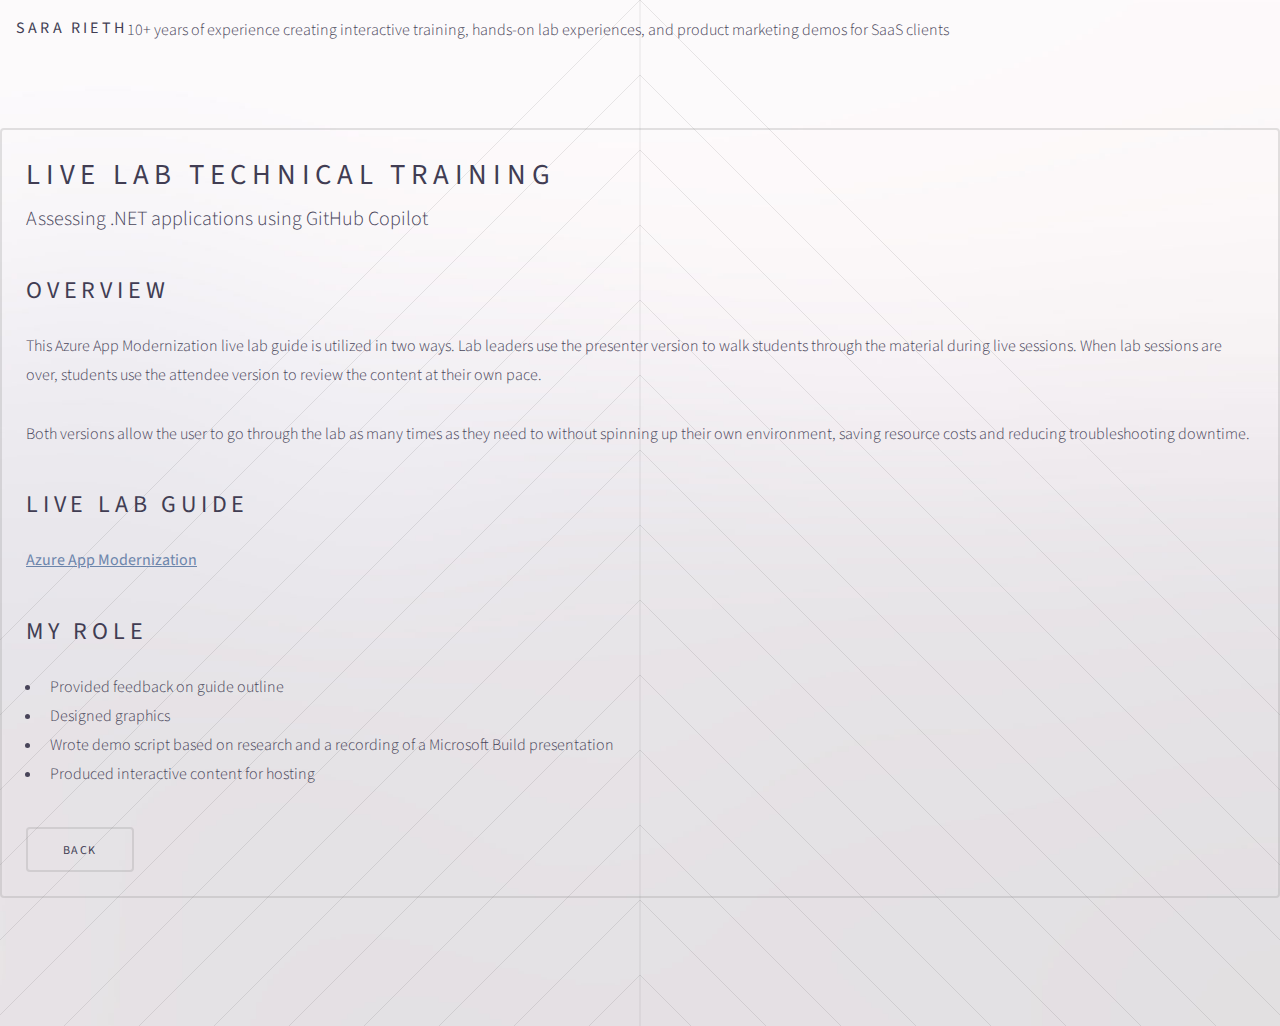
<file: live-lab-training.html>
<!DOCTYPE HTML>
<!--
	Dopetrope by HTML5 UP
	html5up.net | @ajlkn
	Free for personal and commercial use under the CCA 3.0 license (html5up.net/license)
-->
<html>
	<head>
		<title>Sara Rieth | Portfolio</title>
		<meta charset="utf-8" />
		<meta name="viewport" content="width=device-width, initial-scale=1, user-scalable=no" />
		<link rel="stylesheet" href="assets/css/main.css" />
	</head>
	<body class="no-sidebar is-preload">
		<div id="page-wrapper">

			<!-- Header -->
				<section id="header">

					<!-- Logo -->
						<!-- Logo -->
						<!-- Logo -->
						<h1><a href="index.html">Sara Rieth</a></h1>
                   <br>
                    <p>10+ years of experience creating interactive training, hands-on lab experiences, and product marketing demos for SaaS clients</p>
            </section>
					

			<!-- Main -->
				<section id="main">
					<div class="container">

						<!-- Content -->
							<article class="box post">
								
								<header>
									<h2>Live Lab Technical Training</h2>
									<p>Assessing .NET applications using GitHub Copilot</p>
								</header>
								<section>
									<header>
										<h3>Overview</h3>
									</header>
									<p>
										This Azure App Modernization live lab guide is utilized in two ways. Lab leaders use the presenter version to walk students through the material during live sessions. When lab sessions are over, students use the attendee version to review the content at their own pace.
                                        <br><br>Both versions allow the user to go through the lab as many times as they need to without spinning up their own environment, saving resource costs and reducing troubleshooting downtime.

                                       </p>
								</section>
								<section>
									<header>
										<h3>Live Lab Guide</h3>
									</header>
									<p>
                                        <strong>
										<a href="https://mslabs.cloudguides.com/guides/Azure%20App%20Modernization" target="_blank">Azure App Modernization</a></strong>
                                           
                                        
									</p>
									
								</section>
								
                                <section>
									<header>
										<h3>My role</h3>
									</header>
									<ul>
                                        <li>Provided feedback on guide outline</li>
                                        <li>Designed graphics</li>
                                        <li>Wrote demo script based on research and a recording of a Microsoft Build presentation</li>
                                        <li>Produced interactive content for hosting</li>
                                    </ul>
								</section>
                                
                                
                              
                                <section>
									<header>
										<ul class="actions">
															<li><a href="index.html" class="button">back</a></li>
															
														</ul>
                                        
									</header>
									
								</section>
                                
							</article>

					</div>
				</section>

			<!-- Footer -->
				<section id="footer">
					<div class="container">
						<div class="row">
							<div class="col-8 col-12-medium">
								
							</div>
							
							
							
				
						</div>
					</div>
				</section>

		</div>

		<!-- Scripts -->
			<script src="assets/js/jquery.min.js"></script>
			<script src="assets/js/jquery.dropotron.min.js"></script>
			<script src="assets/js/browser.min.js"></script>
			<script src="assets/js/breakpoints.min.js"></script>
			<script src="assets/js/util.js"></script>
			<script src="assets/js/main.js"></script>
<script data-goatcounter="https://sararieth.goatcounter.com/count"
        async src="//gc.zgo.at/count.js"></script>
	</body>
</html>
</file>
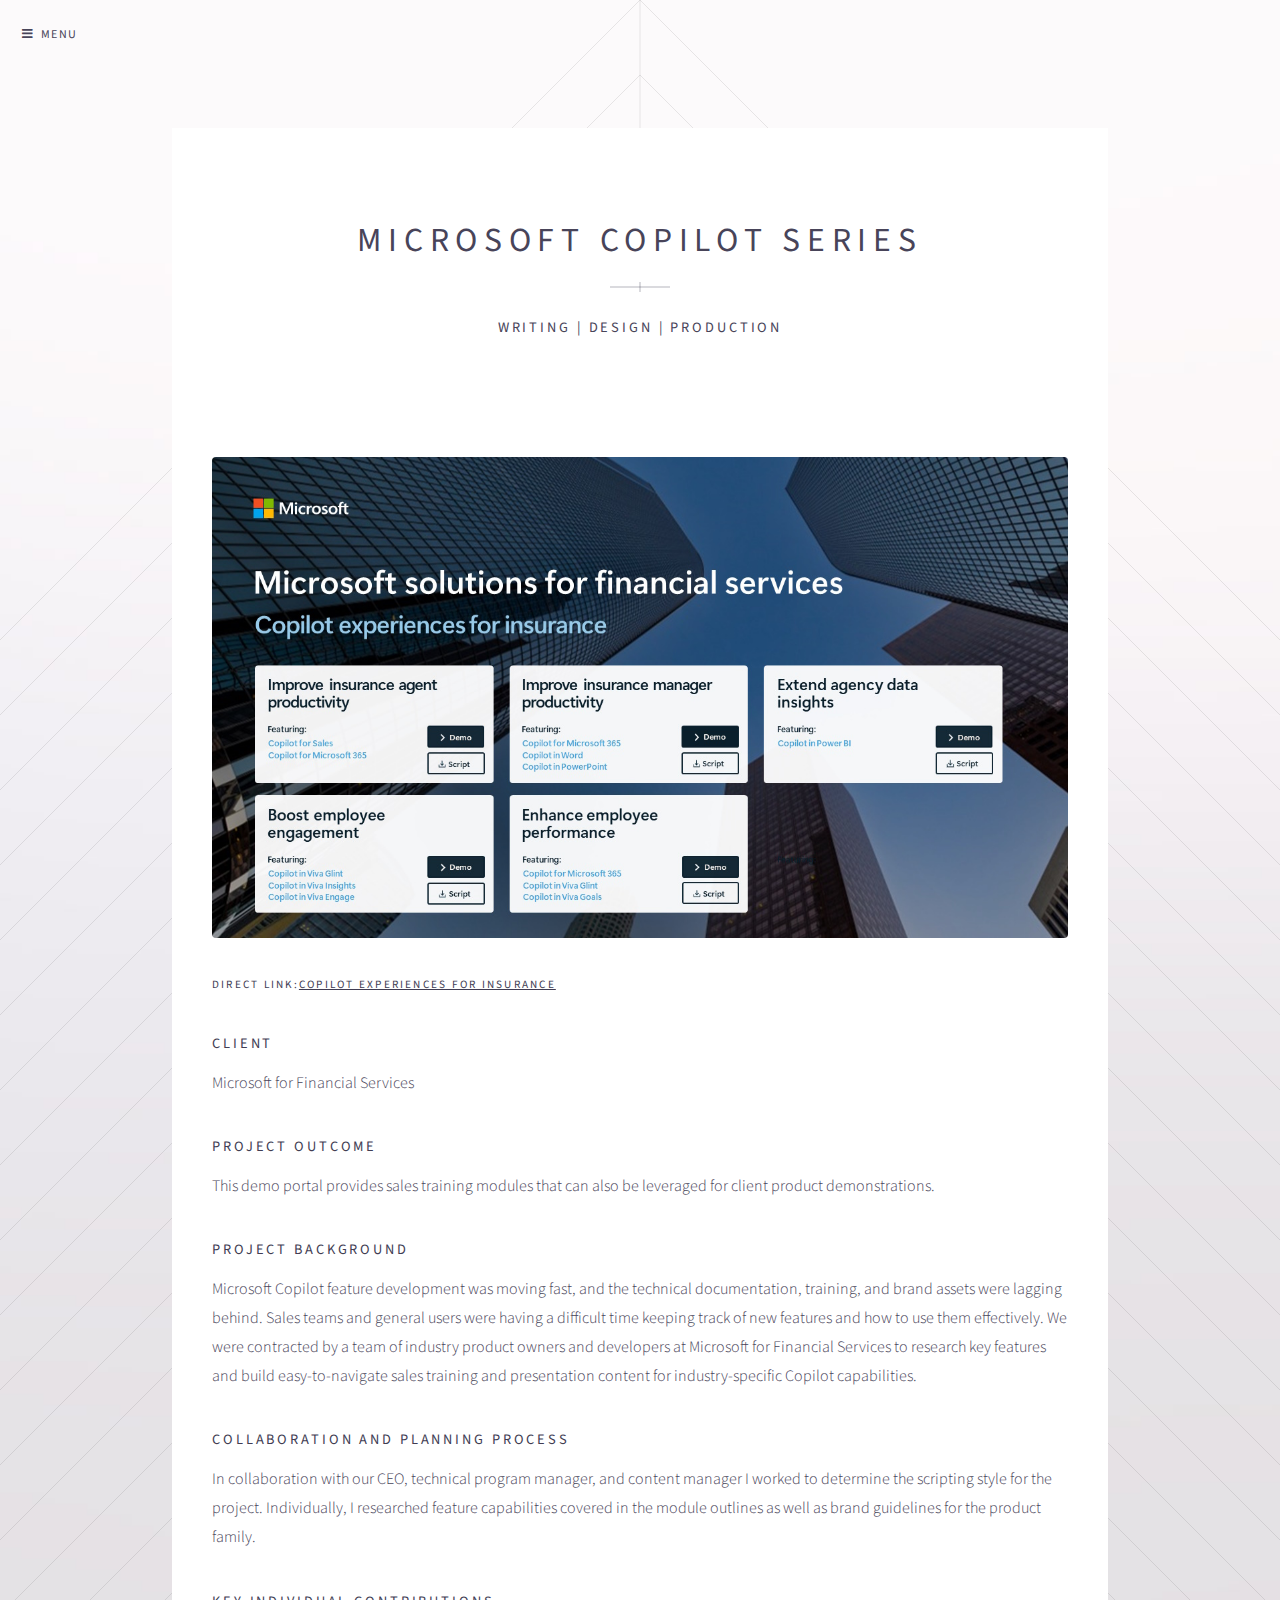
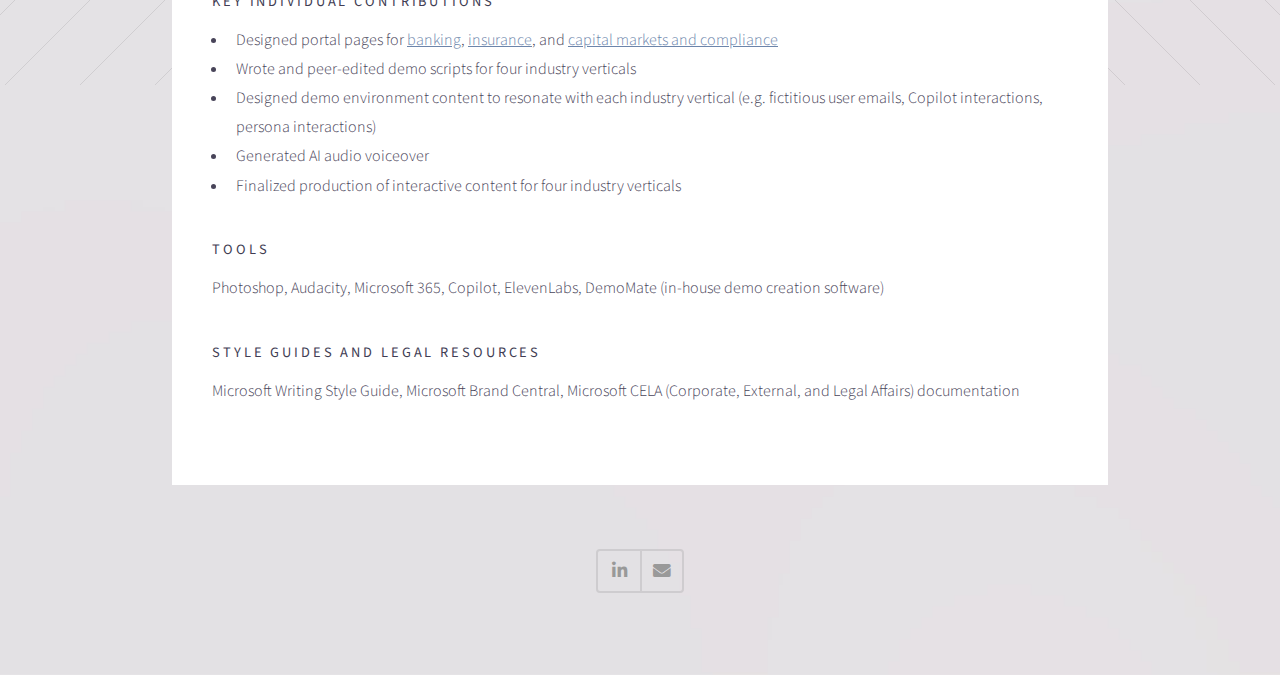
<file: Microsoft Copilot Series.html>
<!DOCTYPE HTML>
<!--
	Hologram by Pixelarity
	pixelarity.com | hello@pixelarity.com
	License: pixelarity.com/license
-->
<html>
	<head>
		<title>Microsoft Copilot Series</title>
		<meta charset="utf-8" />
		<meta name="viewport" content="width=device-width, initial-scale=1, user-scalable=no" />
		<link rel="stylesheet" href="assets/css/main.css" />
	</head>
	<body class="is-preload">

		<!-- Header -->
			<header id="header">
				<a href="#menu">Menu</a>
			</header>

		<!-- Nav -->
			<nav id="menu">
				<ul class="links">
					<li><a href="index.html">Home</a></li>
					<li><a href="OneNote%20for%20Education%20Series.html">Custom End User Training</a></li>
					<li><a href="Microsoft%20Copilot%20Series.html">Sales Enablement</a></li>
                    <li><a href="AZ-900%20Exam%20Guide%20Series.html">Self-Paced Exam Guides</a></li>
					<li><a href="Insider%20Risk%20Management%20Series.html">Training and Adoption</a></li>
				</ul>
				
			</nav>

		<!-- Main -->
			<section id="main" class="wrapper style1">
				<div class="inner">

					<header class="major special">
						<h1>Microsoft Copilot Series</h1>
						<p>WRITING | DESIGN | PRODUCTION</p>
                       
					</header>

					<div class="content">
						<a href="https://content.cloudguides.com/guides/Copilot experiences for insurance/" class="image fit" target="_blank"><img src="images/pic07.jpg" alt="" /></a>
                        <h6>DIRECT LINK:<a href="https://content.cloudguides.com/guides/Copilot experiences for insurance" target="_blank"><u>Copilot experiences for insurance</u></a></h6><br>
                        <h5>Client</h5>
                        <p>Microsoft for Financial Services</p>
                    
                        <h5>Project Outcome</h5>
						<p>This demo portal provides sales training modules that can also be leveraged for client product demonstrations.</p>
                        
                        <h5>Project Background</h5>
						<p>Microsoft Copilot feature development was moving fast, and the technical documentation, training, and brand assets were lagging behind. Sales teams and general users were having a difficult time keeping track of new features and how to use them effectively. We were contracted by a team of industry product owners and developers at Microsoft for Financial Services to research key features and build easy-to-navigate sales training and presentation content for industry-specific Copilot capabilities.</p>
                        
                        <h5>Collaboration and Planning Process</h5>
						<p>In collaboration with our CEO, technical program manager, and content manager I worked to determine the scripting style for the project. Individually, I researched feature capabilities covered in the module outlines as well as brand guidelines for the product family.</p>
                        
				        <h5>KEY INDIVIDUAL CONTRIBUTIONS</h5>
                        
                        <ul>
                            <li>Designed portal pages for <a href="https://content.cloudguides.com/guides/Copilot experiences for banking" target="_blank">banking</a>, <a href="https://content.cloudguides.com/guides/Copilot experiences for insurance" target="_blank">insurance</a>, and <a href="https://content.cloudguides.com/guides/Copilot experiences for capital markets and compliance" target="_blank">capital markets and compliance</a></li>
                            <li>Wrote and peer-edited demo scripts for four industry verticals</li>
                            <li>Designed demo environment content to resonate with each industry vertical (e.g. fictitious user emails, Copilot interactions, persona interactions)</li>
                            <li>Generated AI audio voiceover</li>
                            <li>Finalized production of interactive content for four industry verticals</li>

                        </ul>
                        
                        <h5>TOOLS</h5>
						<p>Photoshop, Audacity, Microsoft 365, Copilot, ElevenLabs, DemoMate (in-house demo creation software)</p>
                        
                        <h5>STYLE GUIDES AND LEGAL RESOURCES</h5>
						<p>Microsoft Writing Style Guide, Microsoft Brand Central, Microsoft CELA (Corporate, External, and Legal Affairs) documentation</p>
					</div>

				</div>
			</section>

		<!-- Footer -->
			<footer id="footer">
				<ul class="alt-icons">

					<li><a href="https://www.linkedin.com/in/sara-rieth/" target="_blank" class="icon brands fa-linkedin-in"><span class="label">LinkedIn</span></a></li>

					<li><a href="mailto:sara.rieth@gmail.com" class="icon solid fa-envelope"><span class="label">Email</span></a></li>
				</ul>
				
			</footer>

		<!-- Scripts -->
			<script src="assets/js/jquery.min.js"></script>
			<script src="assets/js/jquery.scrolly.min.js"></script>
			<script src="assets/js/jquery.scrollex.min.js"></script>
			<script src="assets/js/browser.min.js"></script>
			<script src="assets/js/breakpoints.min.js"></script>
			<script src="assets/js/util.js"></script>
			<script src="assets/js/main.js"></script>
        
            <script data-goatcounter="https://sararieth.goatcounter.com/count"
        async src="//gc.zgo.at/count.js"></script>

	</body>
</html>
</file>
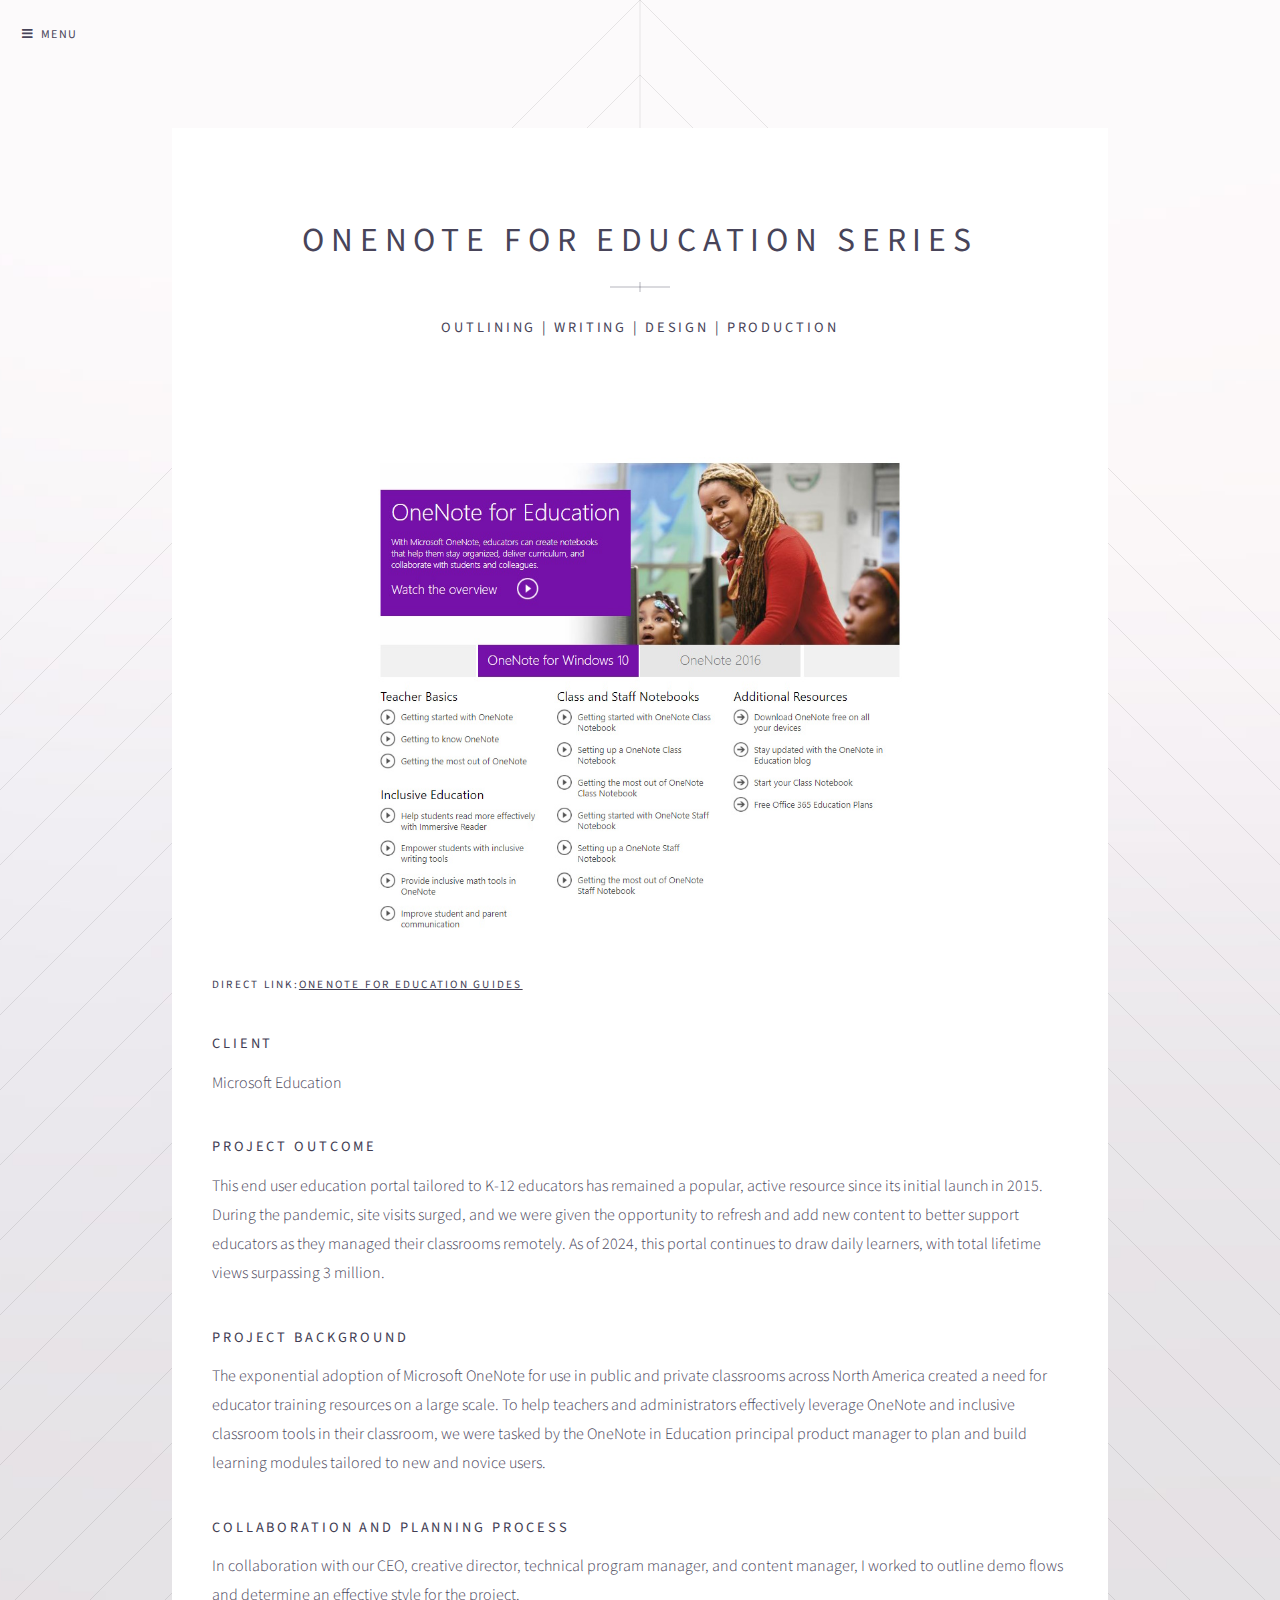
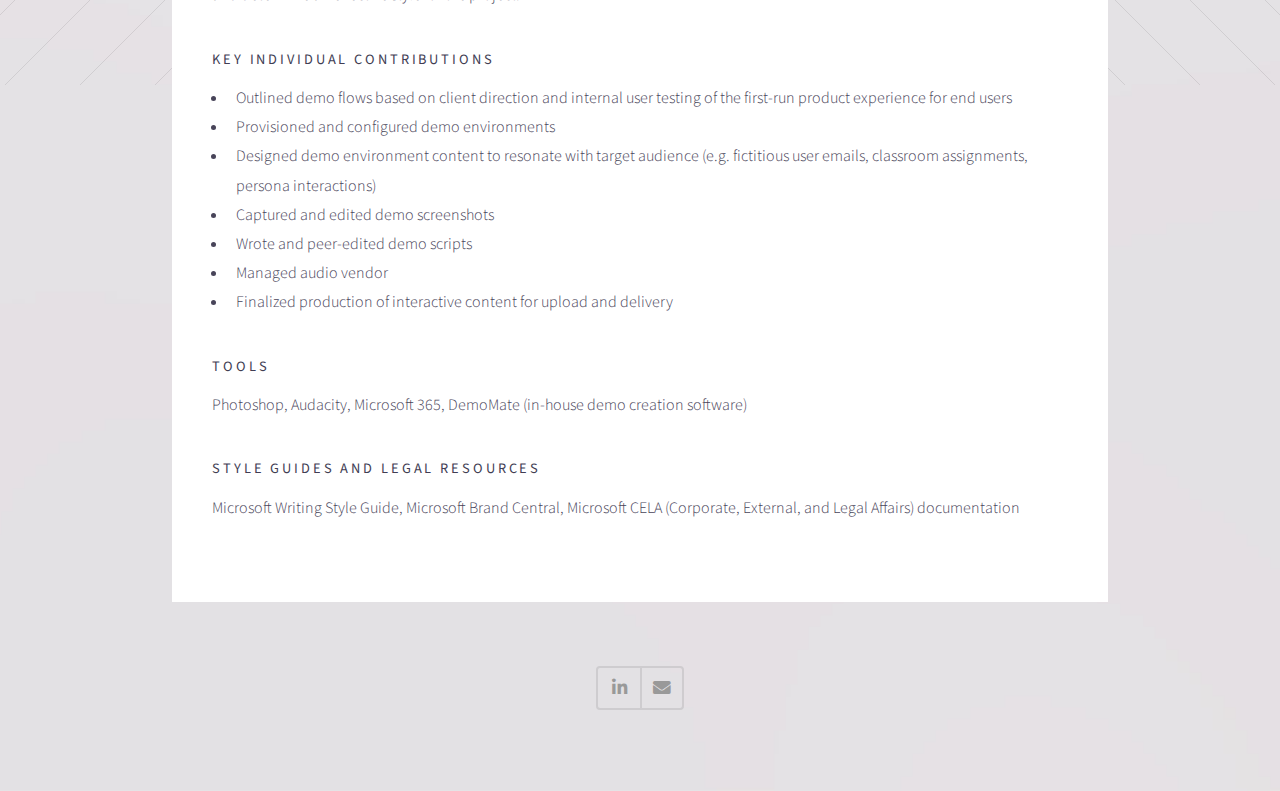
<file: OneNote for Education Series.html>
<!DOCTYPE HTML>
<!--
	Hologram by Pixelarity
	pixelarity.com | hello@pixelarity.com
	License: pixelarity.com/license
-->
<html>
	<head>
		<title>OneNote for Education Series</title>
		<meta charset="utf-8" />
		<meta name="viewport" content="width=device-width, initial-scale=1, user-scalable=no" />
		<link rel="stylesheet" href="assets/css/main.css" />
	</head>
	<body class="is-preload">

		<!-- Header -->
			<header id="header">
				<a href="#menu">Menu</a>
			</header>

		<!-- Nav -->
			<nav id="menu">
				<ul class="links">
					<li><a href="index.html">Home</a></li>
					<li><a href="OneNote%20for%20Education%20Series.html">Custom End User Training</a></li>
					<li><a href="Microsoft%20Copilot%20Series.html">Sales Enablement</a></li>
                    <li><a href="AZ-900%20Exam%20Guide%20Series.html">Self-Paced Exam Guides</a></li>
					<li><a href="Insider%20Risk%20Management%20Series.html">Training and Adoption</a></li>
				</ul>
				
			</nav>

		<!-- Main -->
			<section id="main" class="wrapper style1">
				<div class="inner">

					<header class="major special">
						<h1>OneNote for Education Series</h1>
						<p>OUTLINING | WRITING | DESIGN | PRODUCTION</p>
                       
					</header>

					<div class="content">
						<a href="https://onenoteforteachers.com/" class="image fit" target="_blank"><img src="images/pic06.jpg" alt="" /></a>
                        <h6>DIRECT LINK:<a href="https://onenoteforteachers.com/" target="_blank"><u>OneNote for Education Guides</u></a></h6><br>
                        <h5>Client</h5>
                        <p>Microsoft Education</p>
                    
                        <h5>Project Outcome</h5>
						<p>This end user education portal tailored to K-12 educators has remained a popular, active resource since its initial launch in 2015. During the pandemic, site visits surged, and we were given the opportunity to refresh and add new content to better support educators as they managed their classrooms remotely. As of 2024, this portal continues to draw daily learners, with total lifetime views surpassing 3 million.</p>
                        
                        <h5>Project Background</h5>
						<p>The exponential adoption of Microsoft OneNote for use in public and private classrooms across North America created a need for educator training resources on a large scale. To help teachers and administrators effectively leverage OneNote and inclusive classroom tools in their classroom, we were tasked by the OneNote in Education principal product manager to plan and build learning modules tailored to new and novice users.</p>
                        
                        <h5>Collaboration and Planning Process</h5>
						<p>In collaboration with our CEO, creative director, technical program manager, and content manager, I worked to outline demo flows and determine an effective style for the project.</p>
                        
				        <h5>KEY INDIVIDUAL CONTRIBUTIONS</h5>
                        
                        <ul>
                            <li>Outlined demo flows based on client direction and internal user testing of the first-run product experience for end users</li>
                            <li>Provisioned and configured demo environments</li>
                            <li>Designed demo environment content to resonate with target audience (e.g. fictitious user emails, classroom assignments, persona interactions)</li>
                            <li>Captured and edited demo screenshots</li>
                            <li>Wrote and peer-edited demo scripts</li>
                            <li>Managed audio vendor</li>
                            <li>Finalized production of interactive content for upload and delivery</li>
                        </ul>
                        
                        <h5>TOOLS</h5>
						<p>Photoshop, Audacity, Microsoft 365, DemoMate (in-house demo creation software)</p>
                        
                        <h5>STYLE GUIDES AND LEGAL RESOURCES</h5>
						<p>Microsoft Writing Style Guide, Microsoft Brand Central, Microsoft CELA (Corporate, External, and Legal Affairs) documentation</p>
					</div>

				</div>
			</section>

		<!-- Footer -->
			<footer id="footer">
				<ul class="alt-icons">

					<li><a href="https://www.linkedin.com/in/sara-rieth/" target="_blank" class="icon brands fa-linkedin-in"><span class="label">LinkedIn</span></a></li>

					<li><a href="mailto:sara.rieth@gmail.com" class="icon solid fa-envelope"><span class="label">Email</span></a></li>
				</ul>
				
			</footer>

		<!-- Scripts -->
			<script src="assets/js/jquery.min.js"></script>
			<script src="assets/js/jquery.scrolly.min.js"></script>
			<script src="assets/js/jquery.scrollex.min.js"></script>
			<script src="assets/js/browser.min.js"></script>
			<script src="assets/js/breakpoints.min.js"></script>
			<script src="assets/js/util.js"></script>
			<script src="assets/js/main.js"></script>
        
            <script data-goatcounter="https://sararieth.goatcounter.com/count"
        async src="//gc.zgo.at/count.js"></script>

	</body>
</html>
</file>
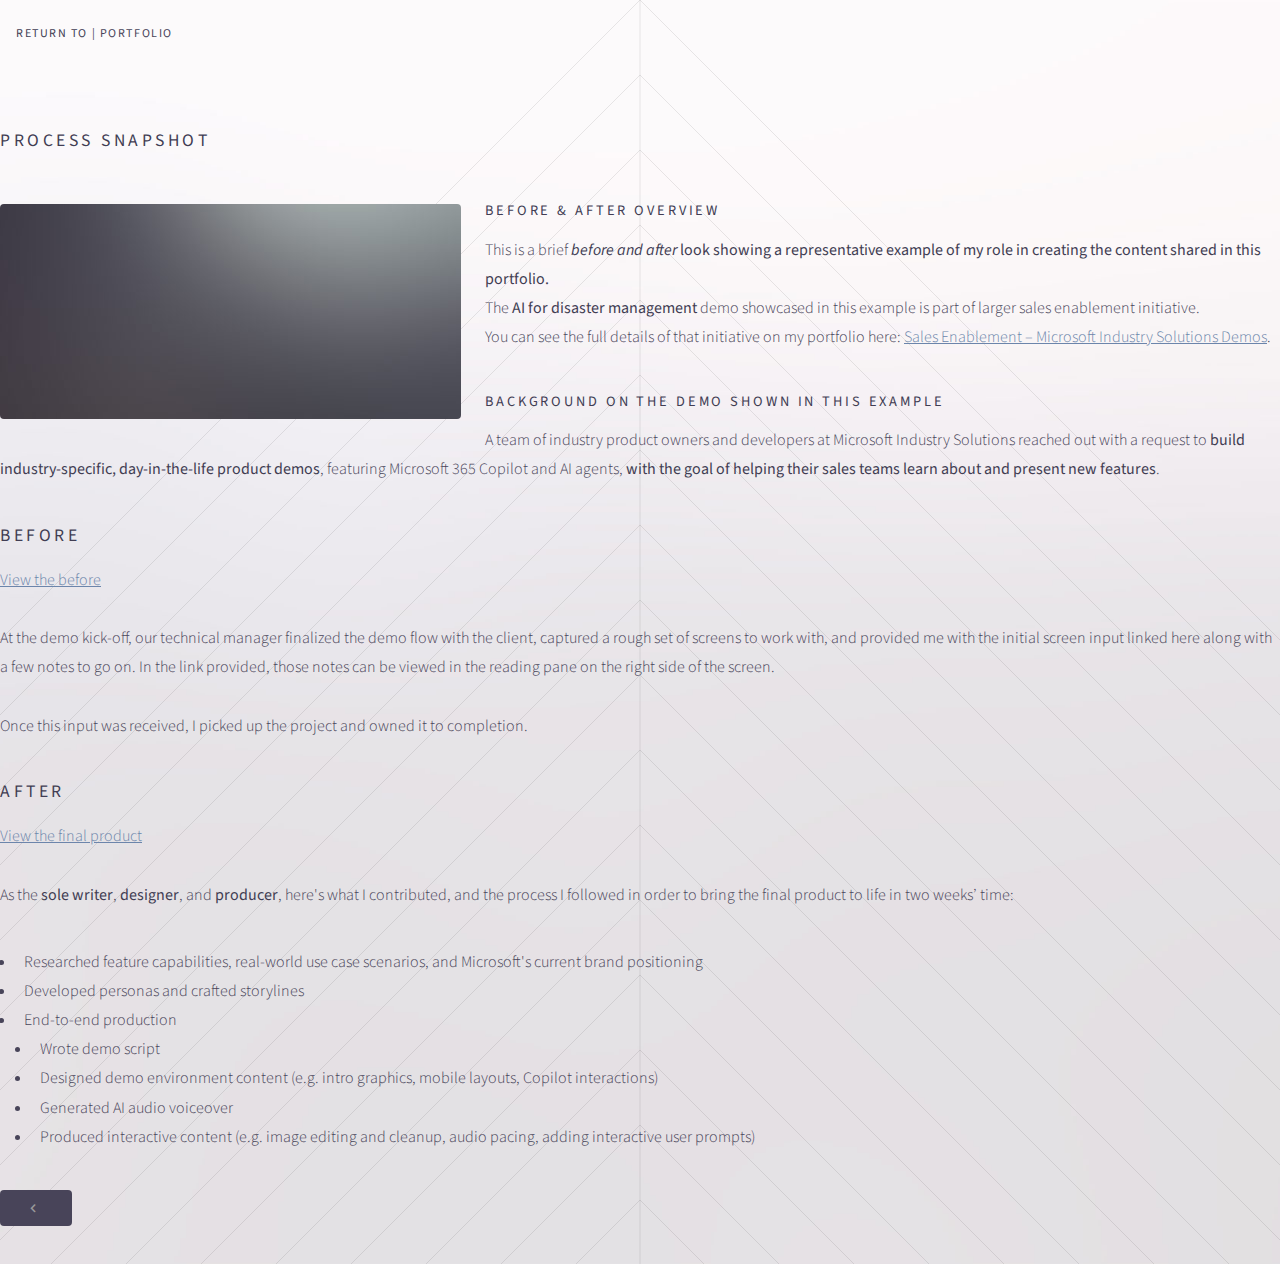
<file: process snapshot.html>
<!DOCTYPE HTML>
<!--
	Editorial by Pixelarity
	pixelarity.com | hello@pixelarity.com
	License: pixelarity.com/license
-->
<html>
	<head>
		<title>Sara Rieth | Portfolio</title>
		<meta charset="utf-8" />
		<meta name="viewport" content="width=device-width, initial-scale=1, user-scalable=no" />
		<link rel="stylesheet" href="assets/css/main.css" />
	</head>
	<body class="is-preload">

		<!-- Wrapper -->
			<div id="wrapper">

				<!-- Main -->
					<div id="main">
						<div class="inner">

							<!-- Header -->
								<header id="header">
									<a href="index.html" class="logo"><strong>Return to</strong> | Portfolio</a>
								</header>

							<!-- Content -->
								<section>

									<header class="main">
										<h4>PROCESS SNAPSHOT</h4>
                                        
									</header>

                                    <br>
                                    <span class="image left"><img src="images/pic02.jpg" alt="" /></span>
                                    <h5>Before &amp; After Overview</h5>
                                    
                                    <p>This is a brief <strong><i>before and after</i> look showing a representative example of my role in creating the content shared in this portfolio.</strong><br>The <strong>AI for disaster management</strong> demo showcased in this example is part of larger sales enablement initiative.<br>You can see the full details of that initiative on my portfolio here:  <a href="sales enablement.html">Sales Enablement – Microsoft Industry Solutions Demos</a>.
                                       
                                    </p>

                                    
                                    <h5>Background on the Demo Shown in this Example</h5>
									<p>A team of industry product owners and developers at Microsoft Industry Solutions reached out with a request to <strong>build industry-specific, day-in-the-life product demos</strong>, featuring Microsoft 365 Copilot and AI agents, <strong>with the goal of helping their sales teams learn about and present new features</strong>.</p>
                                    
                                    <h4>Before</h4>
                                    <a href="https://azure.cloudguides.com/embed/apl" target="_blank">View the before</a><br><br>
                                    <p>At the demo kick-off, our technical manager finalized the demo flow with the client, captured a rough set of screens to work with, and provided me with the initial screen input linked here along with a few notes to go on. In the link provided, those notes can be viewed in the reading pane on the right side of the screen.
					<br><br>Once this input was received, I picked up the project and owned it to completion.
					</p>
                                      

								    <h4>After</h4>
                                    
                                  
                                    <a href="https://content.cloudguides.com/guides/Improve%20disaster%20response%20with%20Copilot%20and%20Agents" target="_blank">View the final product</a><br><br>

                                    <p>As the <strong>sole writer</strong>, <strong>designer</strong>, and <strong>producer</strong>, here's what I contributed, and the process I followed in order to bring the final product to life in two weeks’ time:</p>
                                 
									<ul>  
                                        <li>Researched feature capabilities, real-world use case scenarios, and Microsoft's current brand positioning</li>
                                        <li>Developed personas and crafted storylines</li>
                                        <li>End-to-end production</li>
                                        <ul> 
								        <li>Wrote demo script</li>
								        <li>Designed demo environment content (e.g. intro graphics, mobile layouts, Copilot interactions)</li>
                                        <li>Generated AI audio voiceover</li>
                                        <li>Produced interactive content (e.g. image editing and cleanup, audio pacing, adding interactive user prompts)</li>
      
                                        </ul>
								    </ul>
            <!-- button -->
													

								                    </section>
													<ul class="actions">
														<li><a href="index.html" class="button primary small icon solid fa-chevron-left"></a></li> 
													</ul>
						</div>
					</div>

			</div>

		<!-- Scripts -->
			<script src="assets/js/jquery.min.js"></script>
			<script src="assets/js/browser.min.js"></script>
			<script src="assets/js/breakpoints.min.js"></script>
			<script src="assets/js/util.js"></script>
			<script src="assets/js/main.js"></script>

		<script data-goatcounter="https://sararieth.goatcounter.com/count"
        async src="//gc.zgo.at/count.js"></script>

	</body>
</html>
</file>
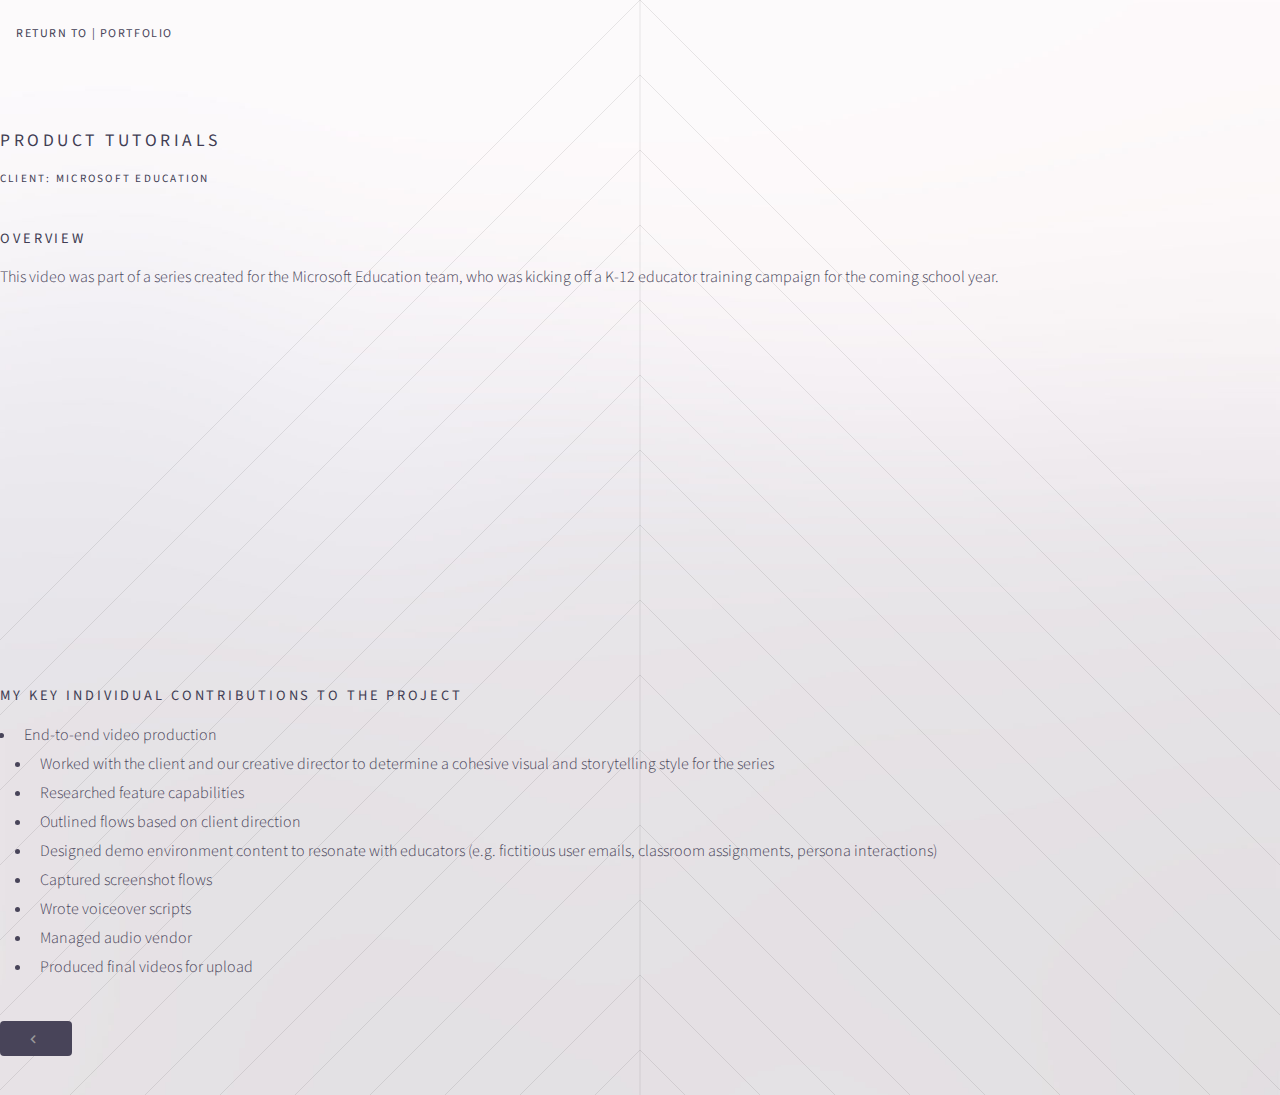
<file: product tutorials.html>
<!DOCTYPE HTML>
<!--
	Editorial by Pixelarity
	pixelarity.com | hello@pixelarity.com
	License: pixelarity.com/license
-->
<html>
	<head>
		<title>Sara Rieth | Portfolio</title>
		<meta charset="utf-8" />
		<meta name="viewport" content="width=device-width, initial-scale=1, user-scalable=no" />
		<link rel="stylesheet" href="assets/css/main.css" />
	</head>
	<body class="is-preload">

		<!-- Wrapper -->
			<div id="wrapper">

				<!-- Main -->
					<div id="main">
						<div class="inner">

							<!-- Header -->
								<header id="header">
									<a href="index.html" class="logo"><strong>Return to</strong> | Portfolio</a>
								</header>

							<!-- Content -->
								<section>

									<header class="main">
										<h4>PRODUCT TUTORIALS</h4>
                                        <h6>Client: Microsoft Education</h6>
									</header>

                                    <br>
                                    <h5>Overview</h5><p>This video was part of a series created for the Microsoft Education team, who was kicking off a K-12 educator training campaign for the coming school year.</p>
                                    
                                   <iframe width="560" height="315" src="https://www.youtube.com/embed/_IT4EyauALo?si=Erm_JTOvh59f5IQY" title="YouTube video player" frameborder="0" allow="accelerometer; autoplay; clipboard-write; encrypted-media; gyroscope; picture-in-picture; web-share" referrerpolicy="strict-origin-when-cross-origin" allowfullscreen></iframe>
                                    
                                    <br><br>

                                     <h5>My Key Individual Contributions to the Project</h5>
                                 

                                    <ul>  
                                        <li>End-to-end video production</li>
                                          <ul> 
                                        <li>Worked with the client and our creative director to determine a cohesive visual and storytelling style for the series</li>
                                        <li>Researched feature capabilities</li>
                                        <li>Outlined flows based on client direction</li>
                                        <li>Designed demo environment content to resonate with educators (e.g. fictitious user emails, classroom assignments, persona interactions)</li>
                                              
                                        <li>Captured screenshot flows</li>
								        <li>Wrote voiceover scripts</li>
                                        <li>Managed audio vendor</li>
                                        
                                        <li>Produced final videos for upload</li>
                                       
                                            </ul>
								    </ul>
            <!-- Blockquote -->

								                   </section>
													<ul class="actions">
														<li><a href="index.html" class="button primary small icon solid fa-chevron-left"></a></li> 
													</ul>
						</div>
					</div>

			</div>

		<!-- Scripts -->
			<script src="assets/js/jquery.min.js"></script>
			<script src="assets/js/browser.min.js"></script>
			<script src="assets/js/breakpoints.min.js"></script>
			<script src="assets/js/util.js"></script>
			<script src="assets/js/main.js"></script>

	</body>
</html>
</file>
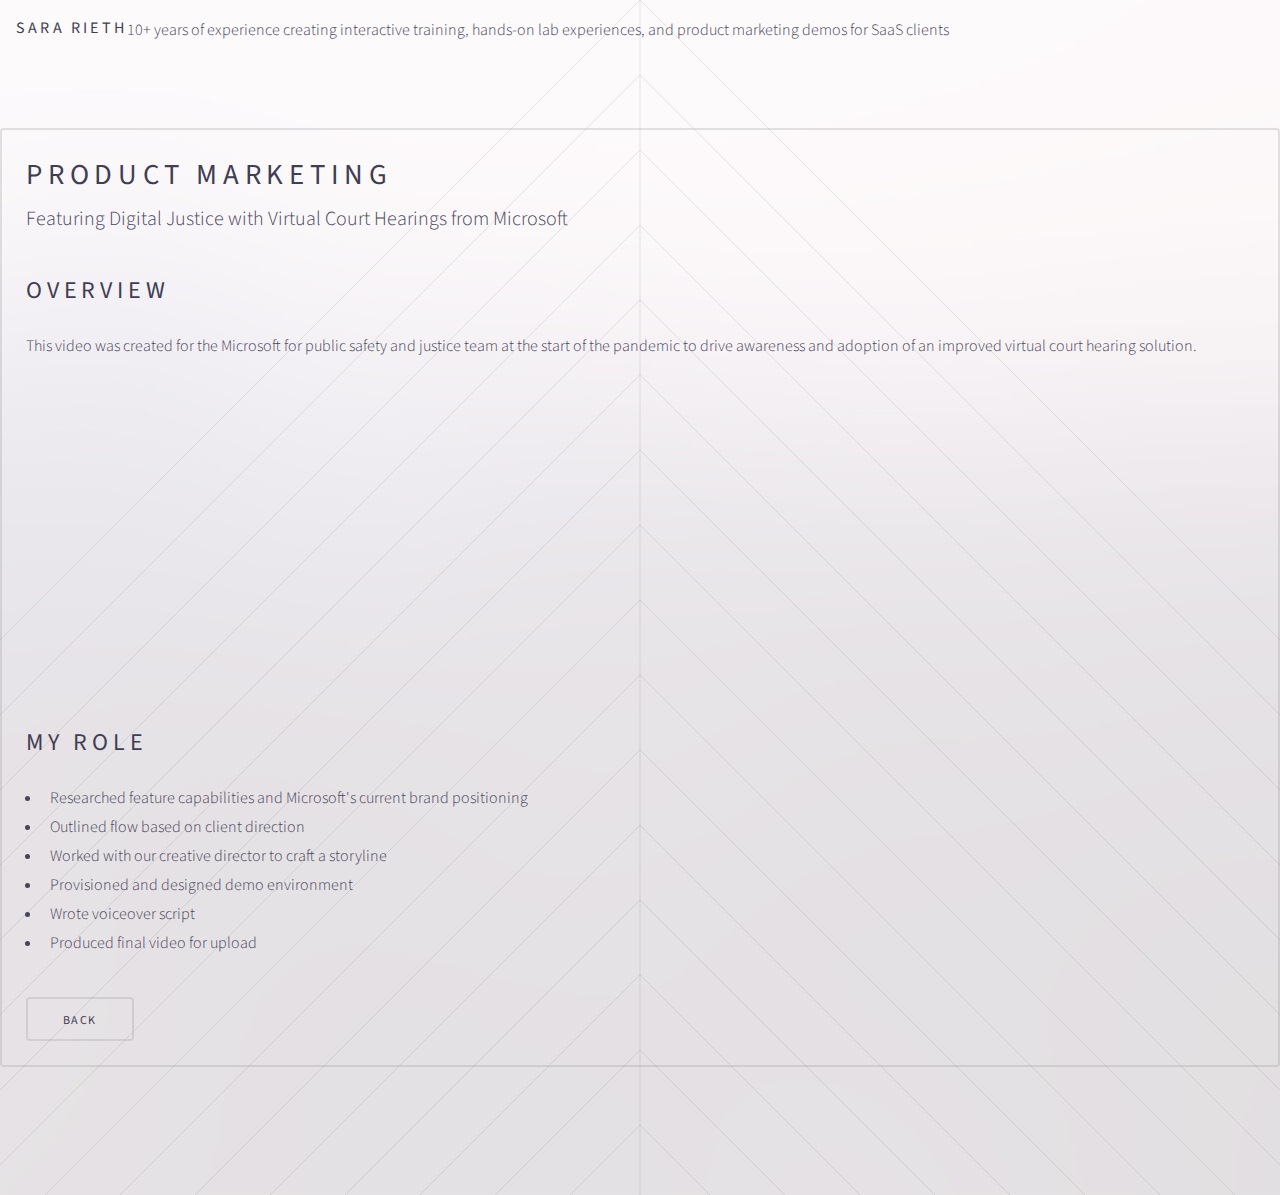
<file: product-marketing.html>
<!DOCTYPE HTML>
<!--
	Dopetrope by HTML5 UP
	html5up.net | @ajlkn
	Free for personal and commercial use under the CCA 3.0 license (html5up.net/license)
-->
<html>
	<head>
		<title>Sara Rieth | Portfolio</title>
		<meta charset="utf-8" />
		<meta name="viewport" content="width=device-width, initial-scale=1, user-scalable=no" />
		<link rel="stylesheet" href="assets/css/main.css" />
	</head>
	<body class="no-sidebar is-preload">
		<div id="page-wrapper">

			<!-- Header -->
				<section id="header">

					<!-- Logo -->
						<!-- Logo -->
						<!-- Logo -->
						<h1><a href="index.html">Sara Rieth</a></h1>
                   <br>
                    <p>10+ years of experience creating interactive training, hands-on lab experiences, and product marketing demos for SaaS clients</p>
            </section>
					

			<!-- Main -->
				<section id="main">
					<div class="container">

						<!-- Content -->
							<article class="box post">
								
								<header>
									<h2>Product Marketing</h2>
									<p>Featuring Digital Justice with Virtual Court Hearings from Microsoft</p>
								</header>
								<section>
									<header>
										<h3>Overview</h3>
									</header>
									<p>
										This video was created for the Microsoft for public safety and justice team at the start of the pandemic to drive awareness and adoption of an improved virtual court hearing solution.
                                       </p>
								</section>
								<section>
									
                                        <iframe width="560" height="315" src="https://www.youtube.com/embed/wG700kbAYas?si=yk27mgawruQQ7DMz" title="YouTube video player" frameborder="0" allow="accelerometer; autoplay; clipboard-write; encrypted-media; gyroscope; picture-in-picture; web-share" referrerpolicy="strict-origin-when-cross-origin" allowfullscreen></iframe>
								
									
								</section>
								
                                <section>
									<header>
										<h3>My role</h3>
									</header>
									<ul>
                                        <li>Researched feature capabilities and Microsoft's current brand positioning</li>
                                        <li>Outlined flow based on client direction</li>
                                        <li>Worked with our creative director to craft a storyline</li>
                                        <li>Provisioned and designed demo environment</li>
                                         <li>Wrote voiceover script</li>
                                         <li>Produced final video for upload</li>
                                        
                                    </ul>
								</section>
                                
                                
                              
                                <section>
									<header>
										<ul class="actions">
															<li><a href="index.html" class="button">back</a></li>
															
														</ul>
                                        
									</header>
									
								</section>
                                
							</article>

					</div>
				</section>

			<!-- Footer -->
				<section id="footer">
					<div class="container">
						<div class="row">
							<div class="col-8 col-12-medium">
								
							</div>
							
							
							
				
						</div>
					</div>
				</section>

		</div>

		<!-- Scripts -->
			<script src="assets/js/jquery.min.js"></script>
			<script src="assets/js/jquery.dropotron.min.js"></script>
			<script src="assets/js/browser.min.js"></script>
			<script src="assets/js/breakpoints.min.js"></script>
			<script src="assets/js/util.js"></script>
			<script src="assets/js/main.js"></script>
<script data-goatcounter="https://sararieth.goatcounter.com/count"
        async src="//gc.zgo.at/count.js"></script>
	</body>
</html>
</file>
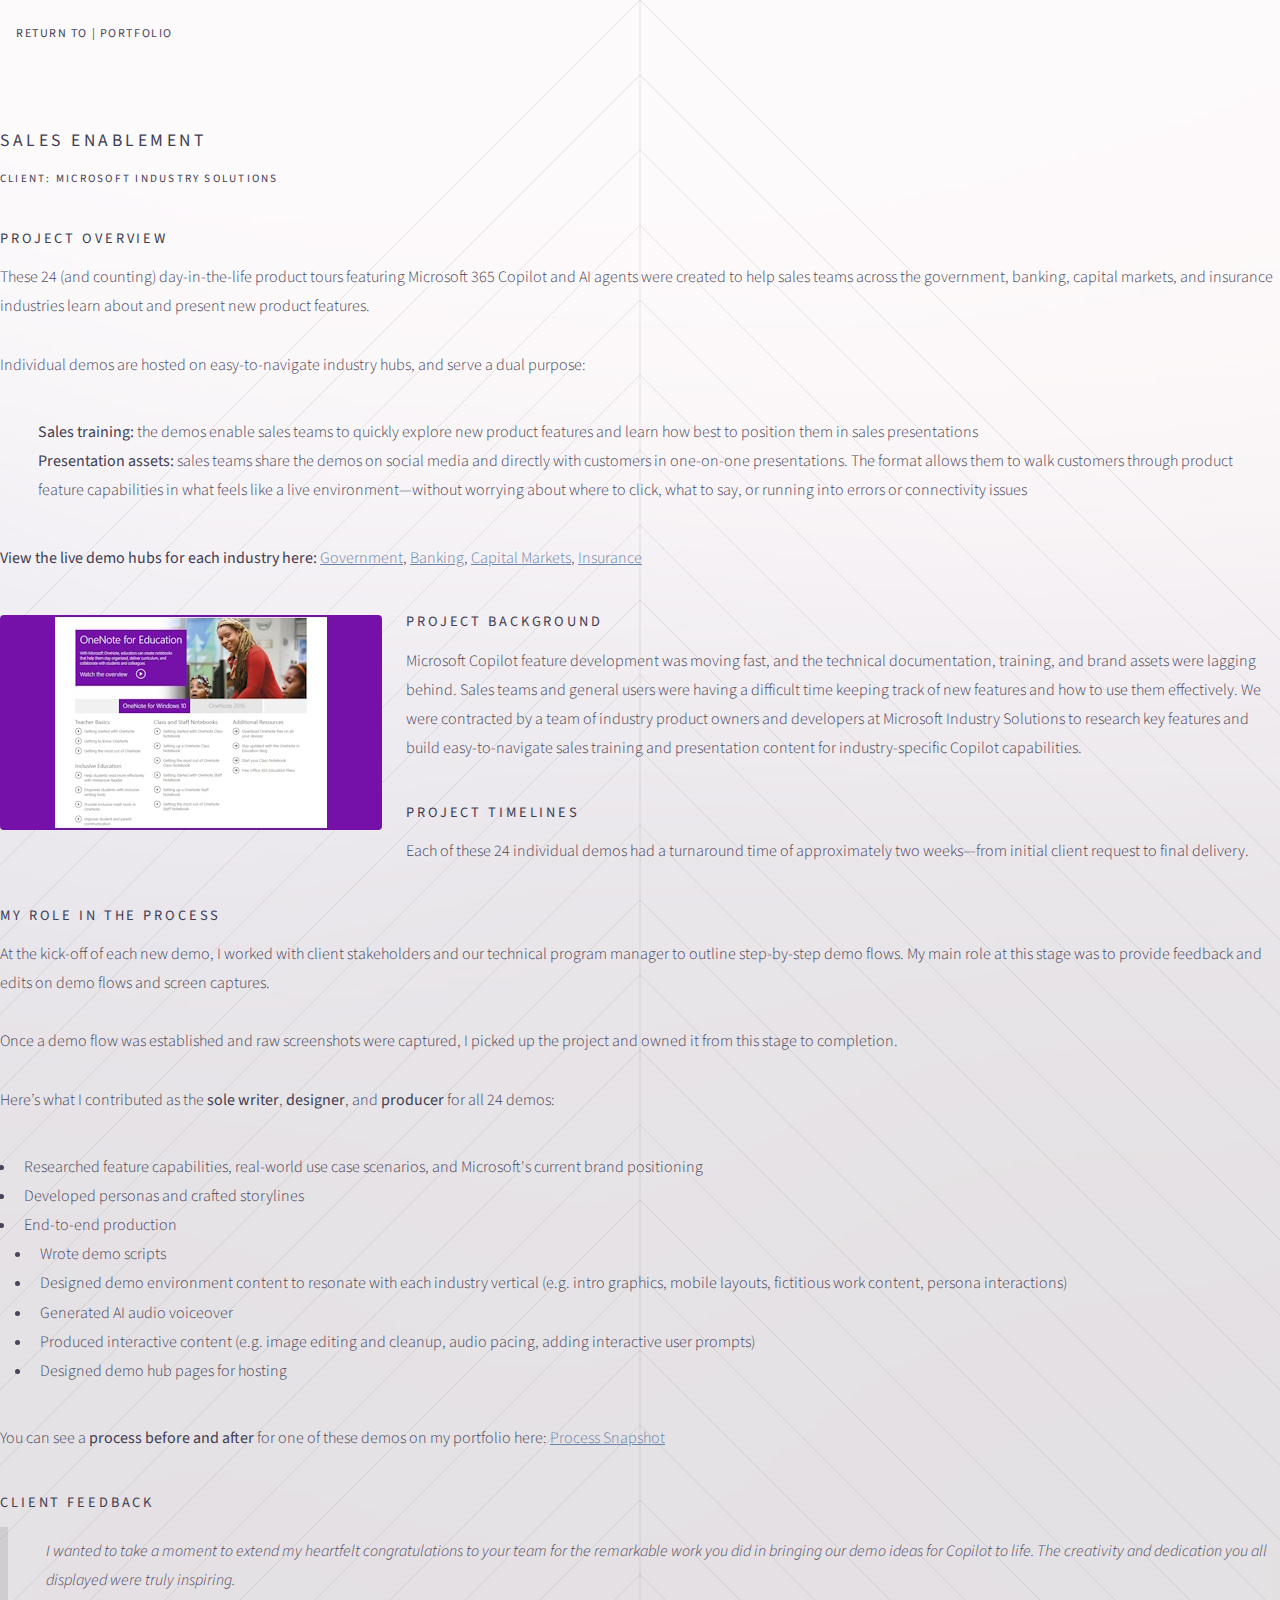
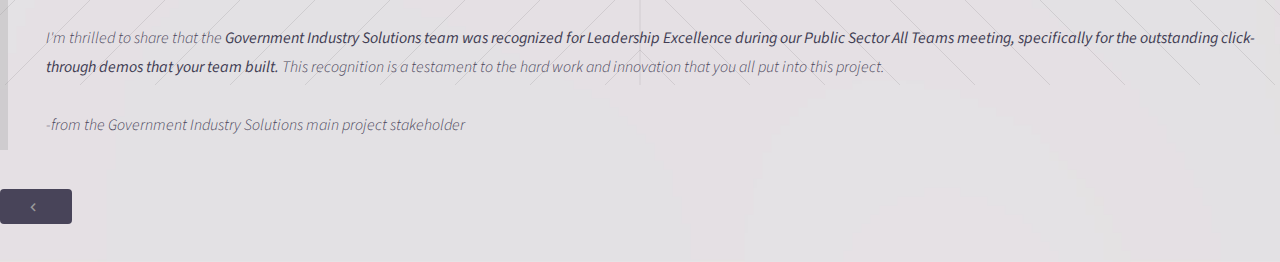
<file: sales enablement.html>
<!DOCTYPE HTML>
<!--
	Editorial by Pixelarity
	pixelarity.com | hello@pixelarity.com
	License: pixelarity.com/license
-->
<html>
	<head>
		<title>Sara Rieth | Portfolio</title>
		<meta charset="utf-8" />
		<meta name="viewport" content="width=device-width, initial-scale=1, user-scalable=no" />
		<link rel="stylesheet" href="assets/css/main.css" />
	</head>
	<body class="is-preload">

		<!-- Wrapper -->
			<div id="wrapper">

				<!-- Main -->
					<div id="main">
						<div class="inner">

							<!-- Header -->
								<header id="header">
									<a href="index.html#work" class="logo"><strong>Return to</strong> | Portfolio</a>
								</header>

							<!-- Content -->
								<section>

									<header class="main">
										<h4>SALES ENABLEMENT</h4>
                                        <h6>Client: Microsoft Industry Solutions</h6>
									</header>

                                    <br>
                                    <h5>Project Overview</h5>
                                    
                                    <p>These 24 (and counting) day-in-the-life product tours featuring Microsoft 365 Copilot and AI agents were created to help sales teams across the government, banking, capital markets, and insurance industries learn about and present new product features.
                                   
                                    <br><br>Individual demos are hosted on easy-to-navigate industry hubs, and serve a dual purpose:
                                        <dl>
                                            <dd>
                                            <p><strong>Sales training:</strong> the demos enable sales teams to quickly explore new product features and learn how best to position them in sales presentations
								            <br><strong>Presentation assets:</strong> sales teams share the demos on social media and directly with customers in one-on-one presentations. The format allows them to walk customers through product feature capabilities in what feels like a live environment—without worrying about where to click, what to say, or running into errors or connectivity issues</p>
										</dd>
													</dl>

                                    
                                   <p><strong>View the live demo hubs for each industry here:</strong> <a href="https://content.cloudguides.com/guides/Microsoft%20solutions%20for%20government" target="_blank">Government</a>, <a href="https://content.cloudguides.com/guides/Copilot%20experiences%20for%20banking" target="_blank">Banking</a>, <a href="https://content.cloudguides.com/guides/Copilot%20experiences%20for%20capital%20markets%20and%20compliance" target="_blank">Capital Markets</a>, <a href="https://content.cloudguides.com/guides/Copilot%20experiences%20for%20insurance" target="_blank">Insurance</a>
</p>
                                    
                                    
				                    <span class="image left"><img src="images/pic01.jpg" alt="" /></span>
                                    
                                    <h5>Project Background</h5>
									<p>Microsoft Copilot feature development was moving fast, and the technical documentation, training, and brand assets were lagging behind. Sales teams and general users were having a difficult time keeping track of new features and how to use them effectively. We were contracted by a team of industry product owners and developers at Microsoft Industry Solutions to research key features and build easy-to-navigate sales training and presentation content for industry-specific Copilot capabilities.</p>
                                    
                                    <h5>Project Timelines</h5>
                                    <p>Each of these 24 individual demos had a turnaround time of approximately two weeks—from initial client request to final delivery.</p>
                                    

								    
                                    
                                    <h5>My Role in the Process</h5>
                                    
                                    <p>At the kick-off of each new demo, I worked with client stakeholders and our technical program manager to outline step-by-step demo flows. My main role at this stage was to provide feedback and edits on demo flows and screen captures.<br><br>
                                        
                                    Once a demo flow was established and raw screenshots were captured, I picked up the project and owned it from this stage to completion.<br><br>
            
                                  Here’s what I contributed as the <strong>sole writer</strong>, <strong>designer</strong>, and <strong>producer</strong> for all 24 demos:</p>
                                 
									<ul>  
                                        <li>Researched feature capabilities, real-world use case scenarios, and Microsoft's current brand positioning</li>
                                        <li>Developed personas and crafted storylines</li>
                                        <li>End-to-end production</li>
                                        <ul> 
								        <li>Wrote demo scripts</li>
								        <li>Designed demo environment content to resonate with each industry vertical (e.g. intro graphics, mobile layouts, fictitious work content, persona interactions)</li>
                                        <li>Generated AI audio voiceover</li>
                                        <li>Produced interactive content (e.g. image editing and cleanup, audio pacing, adding interactive user prompts)</li>
                                        <li>Designed demo hub pages for hosting</li>
                                            </ul>
								    </ul>
                                    
                                    <p>You can see a <strong>process before and after</strong> for one of these demos on my portfolio here: <a href="process snapshot.html">Process Snapshot</a></p>
            <!-- Blockquote -->
													<h5>Client Feedback</h5>
													<blockquote>I wanted to take a moment to extend my heartfelt congratulations to your team for the remarkable work you did in bringing our demo ideas for Copilot to life. The creativity and dedication you all displayed were truly inspiring.<br>
<br>
                                                    I'm thrilled to share that the <strong>Government Industry Solutions team was recognized for Leadership Excellence during our Public Sector All Teams meeting, specifically for the outstanding click-through demos that your team built.</strong>  This recognition is a testament to the hard work and innovation that you all put into this project.
                                                    <br>
                                                    <br>
                                                    -from the Government Industry Solutions main project stakeholder</blockquote>
                                    
								                    </section>
													<ul class="actions">
														<li><a href="index.html#work" class="button primary small icon solid fa-chevron-left"></a></li> 
													</ul>
						</div>
					</div>

			</div>

		<!-- Scripts -->
			<script src="assets/js/jquery.min.js"></script>
			<script src="assets/js/browser.min.js"></script>
			<script src="assets/js/breakpoints.min.js"></script>
			<script src="assets/js/util.js"></script>
			<script src="assets/js/main.js"></script>

		<script data-goatcounter="https://sararieth.goatcounter.com/count"
        async src="//gc.zgo.at/count.js"></script>

	</body>
</html>
</file>
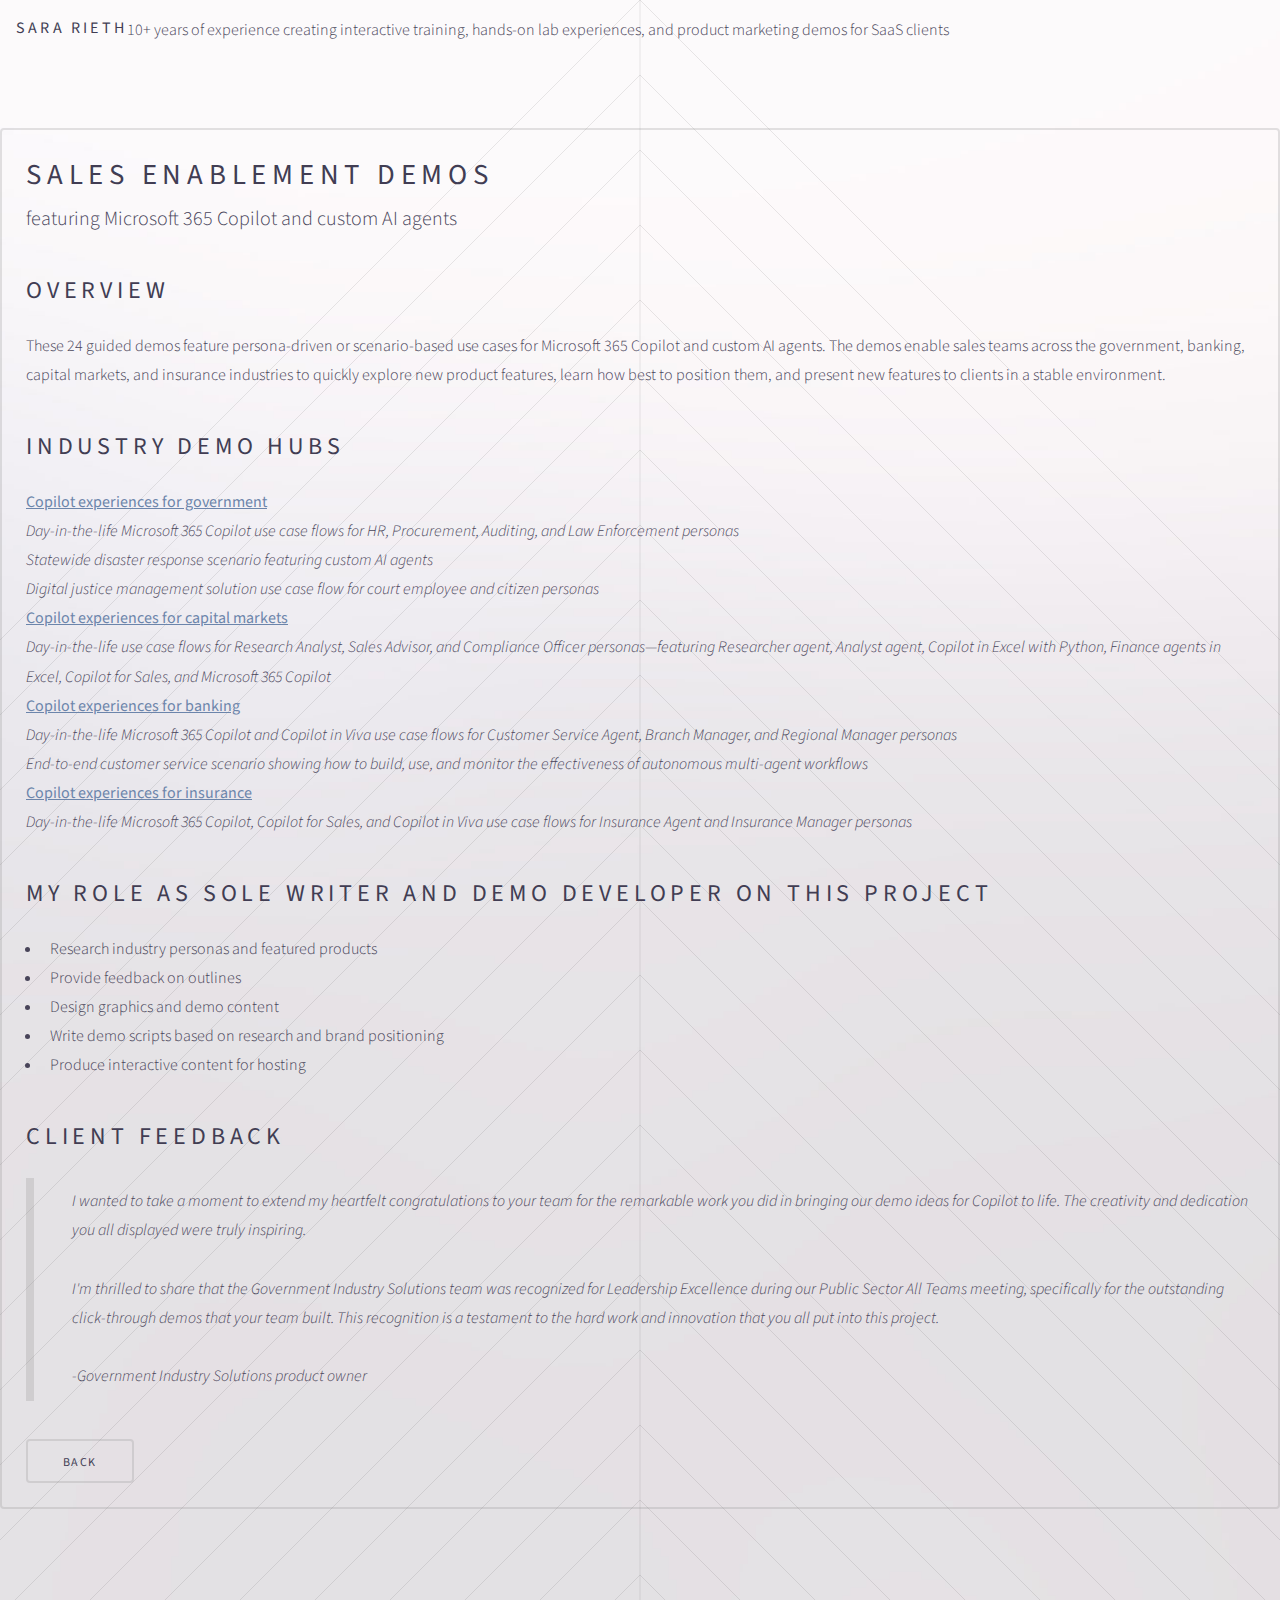
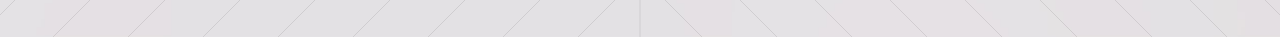
<file: sales-enablement.html>
<!DOCTYPE HTML>
<!--
	Dopetrope by HTML5 UP
	html5up.net | @ajlkn
	Free for personal and commercial use under the CCA 3.0 license (html5up.net/license)
-->
<html>
	<head>
		<title>Sara Rieth | Portfolio</title>
		<meta charset="utf-8" />
		<meta name="viewport" content="width=device-width, initial-scale=1, user-scalable=no" />
		<link rel="stylesheet" href="assets/css/main.css" />
	</head>
	<body class="no-sidebar is-preload">
		<div id="page-wrapper">

			<!-- Header -->
				<section id="header">

					<!-- Logo -->
						<!-- Logo -->
						<!-- Logo -->
						<h1><a href="index.html">Sara Rieth</a></h1>
                   <br>
                    <p>10+ years of experience creating interactive training, hands-on lab experiences, and product marketing demos for SaaS clients</p>
            </section>
					

			<!-- Main -->
				<section id="main">
					<div class="container">

						<!-- Content -->
							<article class="box post">
								
								<header>
									<h2>Sales Enablement Demos</h2>
									<p>featuring Microsoft 365 Copilot and custom AI agents</p>
								</header>
								<section>
									<header>
										<h3>Overview</h3>
									</header>
									<p>
										These 24 guided demos feature persona-driven or scenario-based use cases for Microsoft 365 Copilot and custom AI agents. The demos enable sales teams across the government, banking, capital markets, and insurance industries to quickly explore new product features, learn how best to position them, and present new features to clients in a stable environment.
                                       </p>
								</section>
								<section>
									<header>
										<h3>Industry demo hubs</h3>
									</header>
									<p>
                                        <strong>
										<a href="https://content.cloudguides.com/guides/Microsoft%20365%20Copilot%20experiences%20for%20government" target="_blank">Copilot experiences for government</a></strong>
                                            <br><i>Day-in-the-life Microsoft 365 Copilot use case flows for HR, Procurement, Auditing, and Law Enforcement personas</i><br>
                                            <i>Statewide disaster response scenario featuring custom AI agents</i><br>
                                            <i>Digital justice management solution use case flow for court employee and citizen personas</i><br>
                                        <strong>
                                            <a href="https://content.cloudguides.com/guides/Copilot%20experiences%20for%20capital%20markets%20and%20compliance" target="_blank">Copilot experiences for capital markets</a></strong><br>
                                        <i>Day-in-the-life use case flows for Research Analyst, Sales Advisor, and Compliance Officer personas—featuring Researcher agent, Analyst agent, Copilot in Excel with Python, Finance agents in Excel, Copilot for Sales, and Microsoft 365 Copilot</i><br>
                                        <strong>
                                            <a href="https://content.cloudguides.com/guides/Copilot%20experiences%20for%20banking" target="_blank">Copilot experiences for banking</a></strong><br>
                                       <i>Day-in-the-life Microsoft 365 Copilot and Copilot in Viva use case flows for Customer Service Agent, Branch Manager, and Regional Manager personas</i><br><i>End-to-end customer service scenario showing how to build, use, and monitor the effectiveness of autonomous multi-agent workflows</i>
                                        <br>

                                         <strong>   
                                            
                                            <a href="https://content.cloudguides.com/guides/Copilot%20experiences%20for%20insurance" target="_blank">Copilot experiences for insurance</a></strong><br>
                                        <i>Day-in-the-life Microsoft 365 Copilot, Copilot for Sales, and Copilot in Viva use case flows for Insurance Agent and Insurance Manager personas</i>
                                        
									</p>
									
								</section>
								
                                <section>
									<header>
										<h3>My role as sole writer and demo developer on this project</h3>
									</header>
									<ul>
                                        <li>Research industry personas and featured products</li>
                                        <li>Provide feedback on outlines</li>
                                        <li>Design graphics and demo content</li>
                                        <li>Write demo scripts based on research and brand positioning</li>
                                        <li>Produce interactive content for hosting</li>
                                    </ul>
								</section>
                                
                                
                                <section>
									<header>
										<h3>Client feedback</h3>
									</header>
                                    <blockquote>I wanted to take a moment to extend my heartfelt congratulations to your team for the remarkable work you did in bringing our demo ideas for Copilot to life. The creativity and dedication you all displayed were truly inspiring.<br><br>I'm thrilled to share that the Government Industry Solutions team was recognized for Leadership Excellence during our Public Sector All Teams meeting, specifically for the outstanding click-through demos that your team built. This recognition is a testament to the hard work and innovation that you all put into this project.
                                    <br><br>-Government Industry Solutions product owner</blockquote>
                                    
									
								</section>
                                <section>
									<header>
										<ul class="actions">
															<li><a href="index.html" class="button">back</a></li>
															
														</ul>
                                        
									</header>
									
								</section>
                                
							</article>

					</div>
				</section>

			<!-- Footer -->
				<section id="footer">
					<div class="container">
						<div class="row">
							<div class="col-8 col-12-medium">
								
							</div>
							
							
							
				
						</div>
					</div>
				</section>

		</div>

		<!-- Scripts -->
			<script src="assets/js/jquery.min.js"></script>
			<script src="assets/js/jquery.dropotron.min.js"></script>
			<script src="assets/js/browser.min.js"></script>
			<script src="assets/js/breakpoints.min.js"></script>
			<script src="assets/js/util.js"></script>
			<script src="assets/js/main.js"></script>
<script data-goatcounter="https://sararieth.goatcounter.com/count"
        async src="//gc.zgo.at/count.js"></script>
	</body>
</html>
</file>
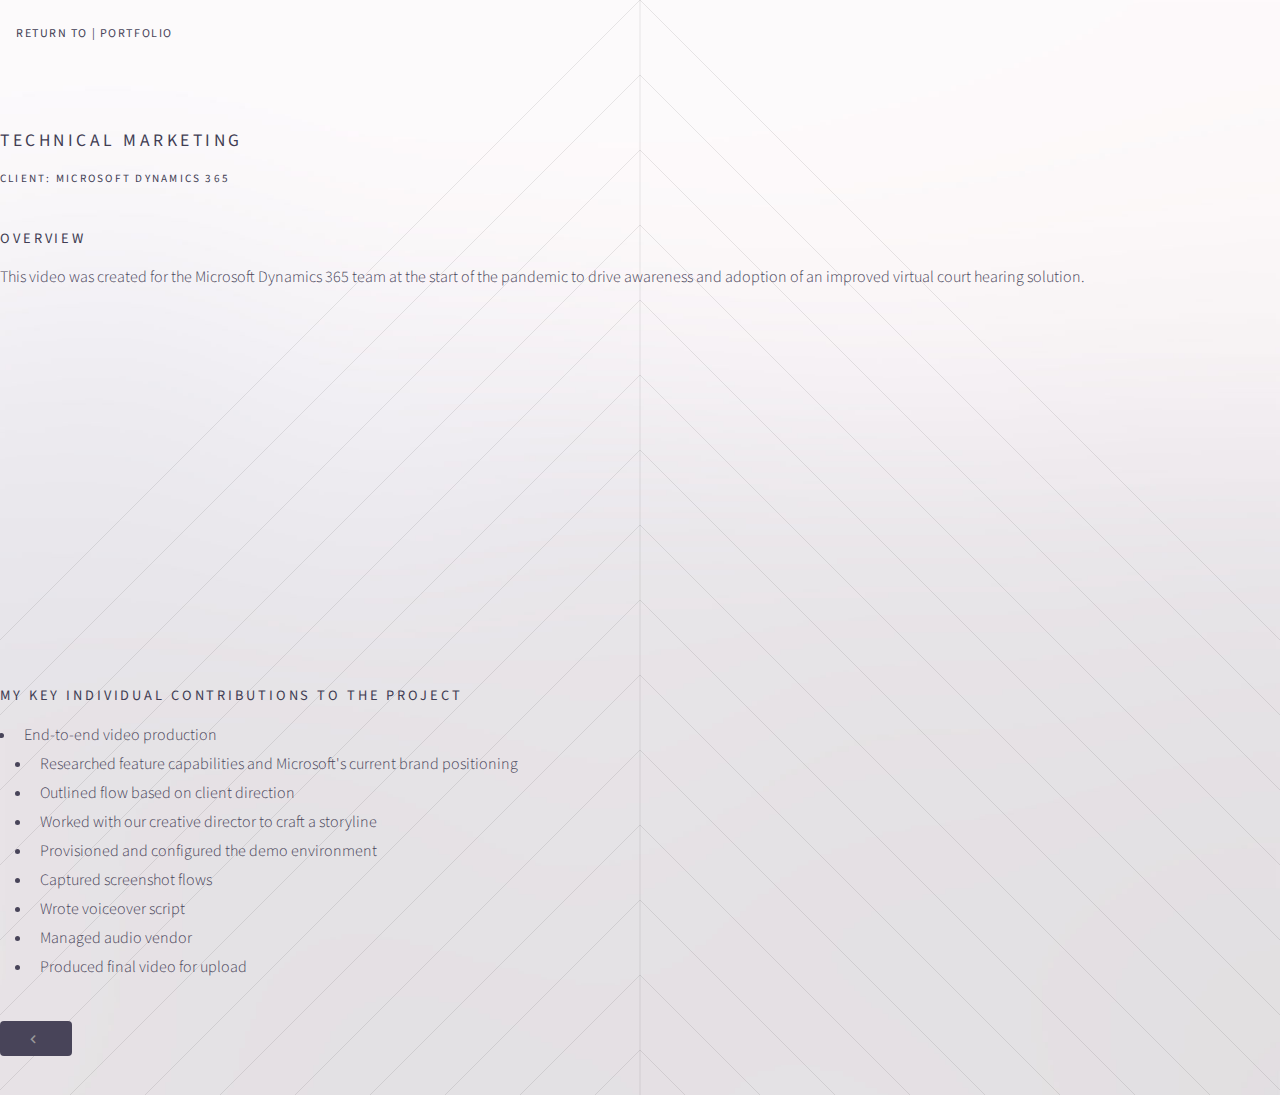
<file: technical marketing.html>
<!DOCTYPE HTML>
<!--
	Editorial by Pixelarity
	pixelarity.com | hello@pixelarity.com
	License: pixelarity.com/license
-->
<html>
	<head>
		<title>Sara Rieth | Portfolio</title>
		<meta charset="utf-8" />
		<meta name="viewport" content="width=device-width, initial-scale=1, user-scalable=no" />
		<link rel="stylesheet" href="assets/css/main.css" />
	</head>
	<body class="is-preload">

		<!-- Wrapper -->
			<div id="wrapper">

				<!-- Main -->
					<div id="main">
						<div class="inner">

							<!-- Header -->
								<header id="header">
									<a href="index.html" class="logo"><strong>Return to</strong> | Portfolio</a>
								</header>

							<!-- Content -->
								<section>

									<header class="main">
										<h4>TECHNICAL MARKETING</h4>
                                        <h6>Client: Microsoft Dynamics 365</h6>
									</header>

                                    <br>
                                    <h5>Overview</h5><p>This video was created for the Microsoft Dynamics 365 team at the start of the pandemic to drive awareness and adoption of an improved virtual court hearing solution.</p>
                                    
                                    <iframe width="560" height="315" src="https://www.youtube.com/embed/wG700kbAYas?si=hiFyPcrqPjA3vDJC" title="YouTube video player" frameborder="0" allow="accelerometer; autoplay; clipboard-write; encrypted-media; gyroscope; picture-in-picture; web-share" referrerpolicy="strict-origin-when-cross-origin" allowfullscreen></iframe>
                                    <br><br>

                                     <h5>My Key Individual Contributions to the Project</h5>
                                 

                                    <ul>  
                                        <li>End-to-end video production</li>
                                          <ul> 
                                        <li>Researched feature capabilities and Microsoft's current brand positioning</li>
                                        <li>Outlined flow based on client direction</li>
                                               <li>Worked with our creative director to craft a storyline</li>
                                            <li>Provisioned and configured the demo environment</li>
                                            <li>Captured screenshot flows</li>
								        <li>Wrote voiceover script</li>
                                   
                                        <li>Managed audio vendor</li>
                                        <li>Produced final video for upload</li>
                                       
                                            </ul>
								    </ul>
                                    
                                    
            <!-- Blockquote -->

								                    </section>
													<ul class="actions">
														<li><a href="index.html" class="button primary small icon solid fa-chevron-left"></a></li> 
													</ul>
						</div>
					</div>

			</div>

		<!-- Scripts -->
			<script src="assets/js/jquery.min.js"></script>
			<script src="assets/js/browser.min.js"></script>
			<script src="assets/js/breakpoints.min.js"></script>
			<script src="assets/js/util.js"></script>
			<script src="assets/js/main.js"></script>

		<script data-goatcounter="https://sararieth.goatcounter.com/count"
        async src="//gc.zgo.at/count.js"></script>

	</body>
</html>
</file>
<file: assets/css/main.css>
@import url(fontawesome-all.min.css);
@import url("https://fonts.googleapis.com/css?family=Source+Sans+Pro:400,300");

/*
	Hologram by Pixelarity
	pixelarity.com | hello@pixelarity.com
	License: pixelarity.com/license
*/

html, body, div, span, applet, object,
iframe, h1, h2, h3, h4, h5, h6, p, blockquote,
pre, a, abbr, acronym, address, big, cite,
code, del, dfn, em, img, ins, kbd, q, s, samp,
small, strike, strong, sub, sup, tt, var, b,
u, i, center, dl, dt, dd, ol, ul, li, fieldset,
form, label, legend, table, caption, tbody,
tfoot, thead, tr, th, td, article, aside,
canvas, details, embed, figure, figcaption,
footer, header, hgroup, menu, nav, output, ruby,
section, summary, time, mark, audio, video {
	margin: 0;
	padding: 0;
	border: 0;
	font-size: 100%;
	font: inherit;
	vertical-align: baseline;}

article, aside, details, figcaption, figure,
footer, header, hgroup, menu, nav, section {
	display: block;}

body {
	line-height: 1;
}

ol, ul {
	list-style: none;
}

blockquote, q {
	quotes: none;
}

	blockquote:before, blockquote:after, q:before, q:after {
		content: '';
		content: none;
	}

table {
	border-collapse: collapse;
	border-spacing: 0;
}

body {
	-webkit-text-size-adjust: none;
}

mark {
	background-color: transparent;
	color: inherit;
}

input::-moz-focus-inner {
	border: 0;
	padding: 0;
}

input, select, textarea {
	-moz-appearance: none;
	-webkit-appearance: none;
	-ms-appearance: none;
	appearance: none;
}

/* Basic */

	@-ms-viewport {
		width: device-width;
	}

	body {
		-ms-overflow-style: scrollbar;
	}

	@media screen and (max-width: 480px) {

		html, body {
			min-width: 320px;
		}

	}

	html {
		box-sizing: border-box;
	}

	*, *:before, *:after {
		box-sizing: inherit;
	}

	body {
		background-attachment: fixed, fixed;
		background-image: url("images/angular-lines-up.svg"), url("../../images/bg.jpg");
		background-position: center -315px, center top;
		background-repeat: no-repeat;
		background-size: auto, cover;
	}

		body.landing {
			background-attachment: scroll, scroll, fixed;
			background-image: url("images/angular-lines-up.svg"), url("images/angular-lines-down.svg"), url("../../images/bg.jpg");
			background-position: center top, center bottom, center top;
			background-size: auto, auto, cover;
		}

		body.is-preload *, body.is-preload *:before, body.is-preload *:after {
			-moz-animation: none !important;
			-webkit-animation: none !important;
			-ms-animation: none !important;
			animation: none !important;
			-moz-transition: none !important;
			-webkit-transition: none !important;
			-ms-transition: none !important;
			transition: none !important;
		}

		@media screen and (max-width: 1280px) {

			body {
				background-attachment: scroll !important;
			}

		}

/* Type */

	body {
		background-color: #fff;
		color: #484459;
	}

	body, input, select, textarea {
		font-family: "Source Sans Pro", Arial, Helvetica, sans-serif;
		font-size: 14.75pt;
		font-weight: 300;
		line-height: 1.82;
	}

		@media screen and (max-width: 1680px) {

			body, input, select, textarea {
				font-size: 14.75pt;
			}

		}

		@media screen and (max-width: 1280px) {

			body, input, select, textarea {
				font-size: 12pt;
			}

		}

		@media screen and (max-width: 980px) {

			body, input, select, textarea {
				font-size: 12pt;
			}

		}

		@media screen and (max-width: 736px) {

			body, input, select, textarea {
				font-size: 12pt;
			}

		}

		@media screen and (max-width: 480px) {

			body, input, select, textarea {
				font-size: 12pt;
			}

		}

	a {
		text-decoration: underline;
	}

		a:hover {
			text-decoration: none;
		}

	strong, b {
		font-weight: 400;
	}

	em, i {
		font-style: italic;
	}

	p {
		margin: 0 0 2.4em 0;
	}

	h1, h2, h3, h4, h5, h6 {
		font-weight: 400;
		letter-spacing: 0.2em;
		line-height: 1.5;
		margin: 0 0 0.96em 0;
		text-transform: uppercase;
	}

		h1 a, h2 a, h3 a, h4 a, h5 a, h6 a {
			color: inherit;
			text-decoration: none;
		}

	h2 {
		font-size: 1.8em;
	}

	h3 {
		font-size: 1.5em;
	}

	h4 {
		font-size: 1.1em;
	}

	h5 {
		font-size: 0.9em;
	}

	h6 {
		font-size: 0.7em;
	}

	sub {
		font-size: 0.8em;
		position: relative;
		top: 0.5em;
	}

	sup {
		font-size: 0.8em;
		position: relative;
		top: -0.5em;
	}

	blockquote {
		border-left: solid 8px;
		font-style: italic;
		margin: 0 0 2.4em 0;
		padding: 0.6em 0 0.6em 2.4em;
	}

	code {
		border-radius: 4px;
		border: solid 2px;
		font-family: "Courier New", monospace;
		font-size: 0.9em;
		margin: 0 0.25em;
		padding: 0.25em 0.65em;
	}

	pre {
		-webkit-overflow-scrolling: touch;
		font-family: "Courier New", monospace;
		font-size: 0.9em;
		margin: 0 0 2.4em 0;
	}

		pre code {
			display: block;
			line-height: 1.75;
			padding: 1em 1.5em;
			overflow-x: auto;
		}

	hr {
		border: 0;
		border-bottom: solid 2px;
		margin: 2.4em 0;
	}

		hr.major {
			margin: 3.6em 0;
		}

	.align-left {
		text-align: left;
	}

	.align-center {
		text-align: center;
	}

	.align-right {
		text-align: right;
	}

	input, select, textarea {
		color: #413D53;
	}

	a {
		color: #6c85ab;
	}

	strong, b {
		color: #413D53;
	}

	h1, h2, h3, h4, h5, h6 {
		color: #413D53;
	}

	blockquote {
		border-left-color: rgba(144, 144, 144, 0.25);
	}

	code {
		background: rgba(144, 144, 144, 0.15);
		border-color: rgba(144, 144, 144, 0.25);
	}

	hr {
		border-bottom-color: rgba(144, 144, 144, 0.25);
	}

/* Row */

	.row {
		display: flex;
		flex-wrap: wrap;
		box-sizing: border-box;
		align-items: stretch;
	}

		.row > * {
			box-sizing: border-box;
		}

		.row.gtr-uniform > * > :last-child {
			margin-bottom: 0;
		}

		.row.aln-left {
			justify-content: flex-start;
		}

		.row.aln-center {
			justify-content: center;
		}

		.row.aln-right {
			justify-content: flex-end;
		}

		.row.aln-top {
			align-items: flex-start;
		}

		.row.aln-middle {
			align-items: center;
		}

		.row.aln-bottom {
			align-items: flex-end;
		}

		.row > .imp {
			order: -1;
		}

		.row > .col-1 {
			width: 8.33333%;
		}

		.row > .off-1 {
			margin-left: 8.33333%;
		}

		.row > .col-2 {
			width: 16.66667%;
		}

		.row > .off-2 {
			margin-left: 16.66667%;
		}

		.row > .col-3 {
			width: 25%;
		}

		.row > .off-3 {
			margin-left: 25%;
		}

		.row > .col-4 {
			width: 33.33333%;
		}

		.row > .off-4 {
			margin-left: 33.33333%;
		}

		.row > .col-5 {
			width: 41.66667%;
		}

		.row > .off-5 {
			margin-left: 41.66667%;
		}

		.row > .col-6 {
			width: 50%;
		}

		.row > .off-6 {
			margin-left: 50%;
		}

		.row > .col-7 {
			width: 58.33333%;
		}

		.row > .off-7 {
			margin-left: 58.33333%;
		}

		.row > .col-8 {
			width: 66.66667%;
		}

		.row > .off-8 {
			margin-left: 66.66667%;
		}

		.row > .col-9 {
			width: 75%;
		}

		.row > .off-9 {
			margin-left: 75%;
		}

		.row > .col-10 {
			width: 83.33333%;
		}

		.row > .off-10 {
			margin-left: 83.33333%;
		}

		.row > .col-11 {
			width: 91.66667%;
		}

		.row > .off-11 {
			margin-left: 91.66667%;
		}

		.row > .col-12 {
			width: 100%;
		}

		.row > .off-12 {
			margin-left: 100%;
		}

		.row.gtr-0 {
			margin-top: 0;
			margin-left: 0em;
		}

			.row.gtr-0 > * {
				padding: 0 0 0 0em;
			}

			.row.gtr-0.gtr-uniform {
				margin-top: 0em;
			}

				.row.gtr-0.gtr-uniform > * {
					padding-top: 0em;
				}

		.row.gtr-25 {
			margin-top: 0;
			margin-left: -0.5em;
		}

			.row.gtr-25 > * {
				padding: 0 0 0 0.5em;
			}

			.row.gtr-25.gtr-uniform {
				margin-top: -0.5em;
			}

				.row.gtr-25.gtr-uniform > * {
					padding-top: 0.5em;
				}

		.row.gtr-50 {
			margin-top: 0;
			margin-left: -1em;
		}

			.row.gtr-50 > * {
				padding: 0 0 0 1em;
			}

			.row.gtr-50.gtr-uniform {
				margin-top: -1em;
			}

				.row.gtr-50.gtr-uniform > * {
					padding-top: 1em;
				}

		.row {
			margin-top: 0;
			margin-left: -2em;
		}

			.row > * {
				padding: 0 0 0 2em;
			}

			.row.gtr-uniform {
				margin-top: -2em;
			}

				.row.gtr-uniform > * {
					padding-top: 2em;
				}

		.row.gtr-150 {
			margin-top: 0;
			margin-left: -3em;
		}

			.row.gtr-150 > * {
				padding: 0 0 0 3em;
			}

			.row.gtr-150.gtr-uniform {
				margin-top: -3em;
			}

				.row.gtr-150.gtr-uniform > * {
					padding-top: 3em;
				}

		.row.gtr-200 {
			margin-top: 0;
			margin-left: -4em;
		}

			.row.gtr-200 > * {
				padding: 0 0 0 4em;
			}

			.row.gtr-200.gtr-uniform {
				margin-top: -4em;
			}

				.row.gtr-200.gtr-uniform > * {
					padding-top: 4em;
				}

		@media screen and (max-width: 1680px) {

			.row {
				display: flex;
				flex-wrap: wrap;
				box-sizing: border-box;
				align-items: stretch;
			}

				.row > * {
					box-sizing: border-box;
				}

				.row.gtr-uniform > * > :last-child {
					margin-bottom: 0;
				}

				.row.aln-left {
					justify-content: flex-start;
				}

				.row.aln-center {
					justify-content: center;
				}

				.row.aln-right {
					justify-content: flex-end;
				}

				.row.aln-top {
					align-items: flex-start;
				}

				.row.aln-middle {
					align-items: center;
				}

				.row.aln-bottom {
					align-items: flex-end;
				}

				.row > .imp-xlarge {
					order: -1;
				}

				.row > .col-1-xlarge {
					width: 8.33333%;
				}

				.row > .off-1-xlarge {
					margin-left: 8.33333%;
				}

				.row > .col-2-xlarge {
					width: 16.66667%;
				}

				.row > .off-2-xlarge {
					margin-left: 16.66667%;
				}

				.row > .col-3-xlarge {
					width: 25%;
				}

				.row > .off-3-xlarge {
					margin-left: 25%;
				}

				.row > .col-4-xlarge {
					width: 33.33333%;
				}

				.row > .off-4-xlarge {
					margin-left: 33.33333%;
				}

				.row > .col-5-xlarge {
					width: 41.66667%;
				}

				.row > .off-5-xlarge {
					margin-left: 41.66667%;
				}

				.row > .col-6-xlarge {
					width: 50%;
				}

				.row > .off-6-xlarge {
					margin-left: 50%;
				}

				.row > .col-7-xlarge {
					width: 58.33333%;
				}

				.row > .off-7-xlarge {
					margin-left: 58.33333%;
				}

				.row > .col-8-xlarge {
					width: 66.66667%;
				}

				.row > .off-8-xlarge {
					margin-left: 66.66667%;
				}

				.row > .col-9-xlarge {
					width: 75%;
				}

				.row > .off-9-xlarge {
					margin-left: 75%;
				}

				.row > .col-10-xlarge {
					width: 83.33333%;
				}

				.row > .off-10-xlarge {
					margin-left: 83.33333%;
				}

				.row > .col-11-xlarge {
					width: 91.66667%;
				}

				.row > .off-11-xlarge {
					margin-left: 91.66667%;
				}

				.row > .col-12-xlarge {
					width: 100%;
				}

				.row > .off-12-xlarge {
					margin-left: 100%;
				}

				.row.gtr-0 {
					margin-top: 0;
					margin-left: 0em;
				}

					.row.gtr-0 > * {
						padding: 0 0 0 0em;
					}

					.row.gtr-0.gtr-uniform {
						margin-top: 0em;
					}

						.row.gtr-0.gtr-uniform > * {
							padding-top: 0em;
						}

				.row.gtr-25 {
					margin-top: 0;
					margin-left: -0.5em;
				}

					.row.gtr-25 > * {
						padding: 0 0 0 0.5em;
					}

					.row.gtr-25.gtr-uniform {
						margin-top: -0.5em;
					}

						.row.gtr-25.gtr-uniform > * {
							padding-top: 0.5em;
						}

				.row.gtr-50 {
					margin-top: 0;
					margin-left: -1em;
				}

					.row.gtr-50 > * {
						padding: 0 0 0 1em;
					}

					.row.gtr-50.gtr-uniform {
						margin-top: -1em;
					}

						.row.gtr-50.gtr-uniform > * {
							padding-top: 1em;
						}

				.row {
					margin-top: 0;
					margin-left: -2em;
				}

					.row > * {
						padding: 0 0 0 2em;
					}

					.row.gtr-uniform {
						margin-top: -2em;
					}

						.row.gtr-uniform > * {
							padding-top: 2em;
						}

				.row.gtr-150 {
					margin-top: 0;
					margin-left: -3em;
				}

					.row.gtr-150 > * {
						padding: 0 0 0 3em;
					}

					.row.gtr-150.gtr-uniform {
						margin-top: -3em;
					}

						.row.gtr-150.gtr-uniform > * {
							padding-top: 3em;
						}

				.row.gtr-200 {
					margin-top: 0;
					margin-left: -4em;
				}

					.row.gtr-200 > * {
						padding: 0 0 0 4em;
					}

					.row.gtr-200.gtr-uniform {
						margin-top: -4em;
					}

						.row.gtr-200.gtr-uniform > * {
							padding-top: 4em;
						}

		}

		@media screen and (max-width: 1280px) {

			.row {
				display: flex;
				flex-wrap: wrap;
				box-sizing: border-box;
				align-items: stretch;
			}

				.row > * {
					box-sizing: border-box;
				}

				.row.gtr-uniform > * > :last-child {
					margin-bottom: 0;
				}

				.row.aln-left {
					justify-content: flex-start;
				}

				.row.aln-center {
					justify-content: center;
				}

				.row.aln-right {
					justify-content: flex-end;
				}

				.row.aln-top {
					align-items: flex-start;
				}

				.row.aln-middle {
					align-items: center;
				}

				.row.aln-bottom {
					align-items: flex-end;
				}

				.row > .imp-large {
					order: -1;
				}

				.row > .col-1-large {
					width: 8.33333%;
				}

				.row > .off-1-large {
					margin-left: 8.33333%;
				}

				.row > .col-2-large {
					width: 16.66667%;
				}

				.row > .off-2-large {
					margin-left: 16.66667%;
				}

				.row > .col-3-large {
					width: 25%;
				}

				.row > .off-3-large {
					margin-left: 25%;
				}

				.row > .col-4-large {
					width: 33.33333%;
				}

				.row > .off-4-large {
					margin-left: 33.33333%;
				}

				.row > .col-5-large {
					width: 41.66667%;
				}

				.row > .off-5-large {
					margin-left: 41.66667%;
				}

				.row > .col-6-large {
					width: 50%;
				}

				.row > .off-6-large {
					margin-left: 50%;
				}

				.row > .col-7-large {
					width: 58.33333%;
				}

				.row > .off-7-large {
					margin-left: 58.33333%;
				}

				.row > .col-8-large {
					width: 66.66667%;
				}

				.row > .off-8-large {
					margin-left: 66.66667%;
				}

				.row > .col-9-large {
					width: 75%;
				}

				.row > .off-9-large {
					margin-left: 75%;
				}

				.row > .col-10-large {
					width: 83.33333%;
				}

				.row > .off-10-large {
					margin-left: 83.33333%;
				}

				.row > .col-11-large {
					width: 91.66667%;
				}

				.row > .off-11-large {
					margin-left: 91.66667%;
				}

				.row > .col-12-large {
					width: 100%;
				}

				.row > .off-12-large {
					margin-left: 100%;
				}

				.row.gtr-0 {
					margin-top: 0;
					margin-left: 0em;
				}

					.row.gtr-0 > * {
						padding: 0 0 0 0em;
					}

					.row.gtr-0.gtr-uniform {
						margin-top: 0em;
					}

						.row.gtr-0.gtr-uniform > * {
							padding-top: 0em;
						}

				.row.gtr-25 {
					margin-top: 0;
					margin-left: -0.375em;
				}

					.row.gtr-25 > * {
						padding: 0 0 0 0.375em;
					}

					.row.gtr-25.gtr-uniform {
						margin-top: -0.375em;
					}

						.row.gtr-25.gtr-uniform > * {
							padding-top: 0.375em;
						}

				.row.gtr-50 {
					margin-top: 0;
					margin-left: -0.75em;
				}

					.row.gtr-50 > * {
						padding: 0 0 0 0.75em;
					}

					.row.gtr-50.gtr-uniform {
						margin-top: -0.75em;
					}

						.row.gtr-50.gtr-uniform > * {
							padding-top: 0.75em;
						}

				.row {
					margin-top: 0;
					margin-left: -1.5em;
				}

					.row > * {
						padding: 0 0 0 1.5em;
					}

					.row.gtr-uniform {
						margin-top: -1.5em;
					}

						.row.gtr-uniform > * {
							padding-top: 1.5em;
						}

				.row.gtr-150 {
					margin-top: 0;
					margin-left: -2.25em;
				}

					.row.gtr-150 > * {
						padding: 0 0 0 2.25em;
					}

					.row.gtr-150.gtr-uniform {
						margin-top: -2.25em;
					}

						.row.gtr-150.gtr-uniform > * {
							padding-top: 2.25em;
						}

				.row.gtr-200 {
					margin-top: 0;
					margin-left: -3em;
				}

					.row.gtr-200 > * {
						padding: 0 0 0 3em;
					}

					.row.gtr-200.gtr-uniform {
						margin-top: -3em;
					}

						.row.gtr-200.gtr-uniform > * {
							padding-top: 3em;
						}

		}

		@media screen and (max-width: 980px) {

			.row {
				display: flex;
				flex-wrap: wrap;
				box-sizing: border-box;
				align-items: stretch;
			}

				.row > * {
					box-sizing: border-box;
				}

				.row.gtr-uniform > * > :last-child {
					margin-bottom: 0;
				}

				.row.aln-left {
					justify-content: flex-start;
				}

				.row.aln-center {
					justify-content: center;
				}

				.row.aln-right {
					justify-content: flex-end;
				}

				.row.aln-top {
					align-items: flex-start;
				}

				.row.aln-middle {
					align-items: center;
				}

				.row.aln-bottom {
					align-items: flex-end;
				}

				.row > .imp-medium {
					order: -1;
				}

				.row > .col-1-medium {
					width: 8.33333%;
				}

				.row > .off-1-medium {
					margin-left: 8.33333%;
				}

				.row > .col-2-medium {
					width: 16.66667%;
				}

				.row > .off-2-medium {
					margin-left: 16.66667%;
				}

				.row > .col-3-medium {
					width: 25%;
				}

				.row > .off-3-medium {
					margin-left: 25%;
				}

				.row > .col-4-medium {
					width: 33.33333%;
				}

				.row > .off-4-medium {
					margin-left: 33.33333%;
				}

				.row > .col-5-medium {
					width: 41.66667%;
				}

				.row > .off-5-medium {
					margin-left: 41.66667%;
				}

				.row > .col-6-medium {
					width: 50%;
				}

				.row > .off-6-medium {
					margin-left: 50%;
				}

				.row > .col-7-medium {
					width: 58.33333%;
				}

				.row > .off-7-medium {
					margin-left: 58.33333%;
				}

				.row > .col-8-medium {
					width: 66.66667%;
				}

				.row > .off-8-medium {
					margin-left: 66.66667%;
				}

				.row > .col-9-medium {
					width: 75%;
				}

				.row > .off-9-medium {
					margin-left: 75%;
				}

				.row > .col-10-medium {
					width: 83.33333%;
				}

				.row > .off-10-medium {
					margin-left: 83.33333%;
				}

				.row > .col-11-medium {
					width: 91.66667%;
				}

				.row > .off-11-medium {
					margin-left: 91.66667%;
				}

				.row > .col-12-medium {
					width: 100%;
				}

				.row > .off-12-medium {
					margin-left: 100%;
				}

				.row.gtr-0 {
					margin-top: 0;
					margin-left: 0em;
				}

					.row.gtr-0 > * {
						padding: 0 0 0 0em;
					}

					.row.gtr-0.gtr-uniform {
						margin-top: 0em;
					}

						.row.gtr-0.gtr-uniform > * {
							padding-top: 0em;
						}

				.row.gtr-25 {
					margin-top: 0;
					margin-left: -0.375em;
				}

					.row.gtr-25 > * {
						padding: 0 0 0 0.375em;
					}

					.row.gtr-25.gtr-uniform {
						margin-top: -0.375em;
					}

						.row.gtr-25.gtr-uniform > * {
							padding-top: 0.375em;
						}

				.row.gtr-50 {
					margin-top: 0;
					margin-left: -0.75em;
				}

					.row.gtr-50 > * {
						padding: 0 0 0 0.75em;
					}

					.row.gtr-50.gtr-uniform {
						margin-top: -0.75em;
					}

						.row.gtr-50.gtr-uniform > * {
							padding-top: 0.75em;
						}

				.row {
					margin-top: 0;
					margin-left: -1.5em;
				}

					.row > * {
						padding: 0 0 0 1.5em;
					}

					.row.gtr-uniform {
						margin-top: -1.5em;
					}

						.row.gtr-uniform > * {
							padding-top: 1.5em;
						}

				.row.gtr-150 {
					margin-top: 0;
					margin-left: -2.25em;
				}

					.row.gtr-150 > * {
						padding: 0 0 0 2.25em;
					}

					.row.gtr-150.gtr-uniform {
						margin-top: -2.25em;
					}

						.row.gtr-150.gtr-uniform > * {
							padding-top: 2.25em;
						}

				.row.gtr-200 {
					margin-top: 0;
					margin-left: -3em;
				}

					.row.gtr-200 > * {
						padding: 0 0 0 3em;
					}

					.row.gtr-200.gtr-uniform {
						margin-top: -3em;
					}

						.row.gtr-200.gtr-uniform > * {
							padding-top: 3em;
						}

		}

		@media screen and (max-width: 736px) {

			.row {
				display: flex;
				flex-wrap: wrap;
				box-sizing: border-box;
				align-items: stretch;
			}

				.row > * {
					box-sizing: border-box;
				}

				.row.gtr-uniform > * > :last-child {
					margin-bottom: 0;
				}

				.row.aln-left {
					justify-content: flex-start;
				}

				.row.aln-center {
					justify-content: center;
				}

				.row.aln-right {
					justify-content: flex-end;
				}

				.row.aln-top {
					align-items: flex-start;
				}

				.row.aln-middle {
					align-items: center;
				}

				.row.aln-bottom {
					align-items: flex-end;
				}

				.row > .imp-small {
					order: -1;
				}

				.row > .col-1-small {
					width: 8.33333%;
				}

				.row > .off-1-small {
					margin-left: 8.33333%;
				}

				.row > .col-2-small {
					width: 16.66667%;
				}

				.row > .off-2-small {
					margin-left: 16.66667%;
				}

				.row > .col-3-small {
					width: 25%;
				}

				.row > .off-3-small {
					margin-left: 25%;
				}

				.row > .col-4-small {
					width: 33.33333%;
				}

				.row > .off-4-small {
					margin-left: 33.33333%;
				}

				.row > .col-5-small {
					width: 41.66667%;
				}

				.row > .off-5-small {
					margin-left: 41.66667%;
				}

				.row > .col-6-small {
					width: 50%;
				}

				.row > .off-6-small {
					margin-left: 50%;
				}

				.row > .col-7-small {
					width: 58.33333%;
				}

				.row > .off-7-small {
					margin-left: 58.33333%;
				}

				.row > .col-8-small {
					width: 66.66667%;
				}

				.row > .off-8-small {
					margin-left: 66.66667%;
				}

				.row > .col-9-small {
					width: 75%;
				}

				.row > .off-9-small {
					margin-left: 75%;
				}

				.row > .col-10-small {
					width: 83.33333%;
				}

				.row > .off-10-small {
					margin-left: 83.33333%;
				}

				.row > .col-11-small {
					width: 91.66667%;
				}

				.row > .off-11-small {
					margin-left: 91.66667%;
				}

				.row > .col-12-small {
					width: 100%;
				}

				.row > .off-12-small {
					margin-left: 100%;
				}

				.row.gtr-0 {
					margin-top: 0;
					margin-left: 0em;
				}

					.row.gtr-0 > * {
						padding: 0 0 0 0em;
					}

					.row.gtr-0.gtr-uniform {
						margin-top: 0em;
					}

						.row.gtr-0.gtr-uniform > * {
							padding-top: 0em;
						}

				.row.gtr-25 {
					margin-top: 0;
					margin-left: -0.3125em;
				}

					.row.gtr-25 > * {
						padding: 0 0 0 0.3125em;
					}

					.row.gtr-25.gtr-uniform {
						margin-top: -0.3125em;
					}

						.row.gtr-25.gtr-uniform > * {
							padding-top: 0.3125em;
						}

				.row.gtr-50 {
					margin-top: 0;
					margin-left: -0.625em;
				}

					.row.gtr-50 > * {
						padding: 0 0 0 0.625em;
					}

					.row.gtr-50.gtr-uniform {
						margin-top: -0.625em;
					}

						.row.gtr-50.gtr-uniform > * {
							padding-top: 0.625em;
						}

				.row {
					margin-top: 0;
					margin-left: -1.25em;
				}

					.row > * {
						padding: 0 0 0 1.25em;
					}

					.row.gtr-uniform {
						margin-top: -1.25em;
					}

						.row.gtr-uniform > * {
							padding-top: 1.25em;
						}

				.row.gtr-150 {
					margin-top: 0;
					margin-left: -1.875em;
				}

					.row.gtr-150 > * {
						padding: 0 0 0 1.875em;
					}

					.row.gtr-150.gtr-uniform {
						margin-top: -1.875em;
					}

						.row.gtr-150.gtr-uniform > * {
							padding-top: 1.875em;
						}

				.row.gtr-200 {
					margin-top: 0;
					margin-left: -2.5em;
				}

					.row.gtr-200 > * {
						padding: 0 0 0 2.5em;
					}

					.row.gtr-200.gtr-uniform {
						margin-top: -2.5em;
					}

						.row.gtr-200.gtr-uniform > * {
							padding-top: 2.5em;
						}

		}

		@media screen and (max-width: 480px) {

			.row {
				display: flex;
				flex-wrap: wrap;
				box-sizing: border-box;
				align-items: stretch;
			}

				.row > * {
					box-sizing: border-box;
				}

				.row.gtr-uniform > * > :last-child {
					margin-bottom: 0;
				}

				.row.aln-left {
					justify-content: flex-start;
				}

				.row.aln-center {
					justify-content: center;
				}

				.row.aln-right {
					justify-content: flex-end;
				}

				.row.aln-top {
					align-items: flex-start;
				}

				.row.aln-middle {
					align-items: center;
				}

				.row.aln-bottom {
					align-items: flex-end;
				}

				.row > .imp-xsmall {
					order: -1;
				}

				.row > .col-1-xsmall {
					width: 8.33333%;
				}

				.row > .off-1-xsmall {
					margin-left: 8.33333%;
				}

				.row > .col-2-xsmall {
					width: 16.66667%;
				}

				.row > .off-2-xsmall {
					margin-left: 16.66667%;
				}

				.row > .col-3-xsmall {
					width: 25%;
				}

				.row > .off-3-xsmall {
					margin-left: 25%;
				}

				.row > .col-4-xsmall {
					width: 33.33333%;
				}

				.row > .off-4-xsmall {
					margin-left: 33.33333%;
				}

				.row > .col-5-xsmall {
					width: 41.66667%;
				}

				.row > .off-5-xsmall {
					margin-left: 41.66667%;
				}

				.row > .col-6-xsmall {
					width: 50%;
				}

				.row > .off-6-xsmall {
					margin-left: 50%;
				}

				.row > .col-7-xsmall {
					width: 58.33333%;
				}

				.row > .off-7-xsmall {
					margin-left: 58.33333%;
				}

				.row > .col-8-xsmall {
					width: 66.66667%;
				}

				.row > .off-8-xsmall {
					margin-left: 66.66667%;
				}

				.row > .col-9-xsmall {
					width: 75%;
				}

				.row > .off-9-xsmall {
					margin-left: 75%;
				}

				.row > .col-10-xsmall {
					width: 83.33333%;
				}

				.row > .off-10-xsmall {
					margin-left: 83.33333%;
				}

				.row > .col-11-xsmall {
					width: 91.66667%;
				}

				.row > .off-11-xsmall {
					margin-left: 91.66667%;
				}

				.row > .col-12-xsmall {
					width: 100%;
				}

				.row > .off-12-xsmall {
					margin-left: 100%;
				}

				.row.gtr-0 {
					margin-top: 0;
					margin-left: 0em;
				}

					.row.gtr-0 > * {
						padding: 0 0 0 0em;
					}

					.row.gtr-0.gtr-uniform {
						margin-top: 0em;
					}

						.row.gtr-0.gtr-uniform > * {
							padding-top: 0em;
						}

				.row.gtr-25 {
					margin-top: 0;
					margin-left: -0.3125em;
				}

					.row.gtr-25 > * {
						padding: 0 0 0 0.3125em;
					}

					.row.gtr-25.gtr-uniform {
						margin-top: -0.3125em;
					}

						.row.gtr-25.gtr-uniform > * {
							padding-top: 0.3125em;
						}

				.row.gtr-50 {
					margin-top: 0;
					margin-left: -0.625em;
				}

					.row.gtr-50 > * {
						padding: 0 0 0 0.625em;
					}

					.row.gtr-50.gtr-uniform {
						margin-top: -0.625em;
					}

						.row.gtr-50.gtr-uniform > * {
							padding-top: 0.625em;
						}

				.row {
					margin-top: 0;
					margin-left: -1.25em;
				}

					.row > * {
						padding: 0 0 0 1.25em;
					}

					.row.gtr-uniform {
						margin-top: -1.25em;
					}

						.row.gtr-uniform > * {
							padding-top: 1.25em;
						}

				.row.gtr-150 {
					margin-top: 0;
					margin-left: -1.875em;
				}

					.row.gtr-150 > * {
						padding: 0 0 0 1.875em;
					}

					.row.gtr-150.gtr-uniform {
						margin-top: -1.875em;
					}

						.row.gtr-150.gtr-uniform > * {
							padding-top: 1.875em;
						}

				.row.gtr-200 {
					margin-top: 0;
					margin-left: -2.5em;
				}

					.row.gtr-200 > * {
						padding: 0 0 0 2.5em;
					}

					.row.gtr-200.gtr-uniform {
						margin-top: -2.5em;
					}

						.row.gtr-200.gtr-uniform > * {
							padding-top: 2.5em;
						}

		}

/* Box */

	.box {
		border-radius: 4px;
		border: solid 2px;
		margin-bottom: 2.4em;
		padding: 1.5em;
	}

		.box > :last-child,
		.box > :last-child > :last-child,
		.box > :last-child > :last-child > :last-child {
			margin-bottom: 0;
		}

		.box.alt {
			border: 0;
			border-radius: 0;
			padding: 0;
		}

	.box {
		border-color: rgba(144, 144, 144, 0.25);
	}

/* Button */

	input[type="submit"],
	input[type="reset"],
	input[type="button"],
	button,
	.button {
		-moz-appearance: none;
		-webkit-appearance: none;
		-ms-appearance: none;
		appearance: none;
		-moz-transition: background-color 0.2s ease-in-out, color 0.2s ease-in-out;
		-webkit-transition: background-color 0.2s ease-in-out, color 0.2s ease-in-out;
		-ms-transition: background-color 0.2s ease-in-out, color 0.2s ease-in-out;
		transition: background-color 0.2s ease-in-out, color 0.2s ease-in-out;
		border-radius: 4px;
		border: solid 2px;
		cursor: pointer;
		display: inline-block;
		font-size: 0.75em;
		font-weight: 400;
		height: 3.7em;
		letter-spacing: 0.13em;
		line-height: 3.6em;
		padding: 0 2.9em;
		text-align: center;
		text-decoration: none;
		text-transform: uppercase;
		white-space: nowrap;
	}

		input[type="submit"].icon,
		input[type="reset"].icon,
		input[type="button"].icon,
		button.icon,
		.button.icon {
			border-bottom: solid 2px;
		}

			input[type="submit"].icon:before,
			input[type="reset"].icon:before,
			input[type="button"].icon:before,
			button.icon:before,
			.button.icon:before {
				margin-right: 0.5em;
			}

		input[type="submit"].fit,
		input[type="reset"].fit,
		input[type="button"].fit,
		button.fit,
		.button.fit {
			width: 100%;
		}

		input[type="submit"].small,
		input[type="reset"].small,
		input[type="button"].small,
		button.small,
		.button.small {
			font-size: 0.6em;
		}

		input[type="submit"].large,
		input[type="reset"].large,
		input[type="button"].large,
		button.large,
		.button.large {
			font-size: 1.35em;
			height: 3em;
			line-height: 2.9em;
		}

		input[type="submit"].disabled, input[type="submit"]:disabled,
		input[type="reset"].disabled,
		input[type="reset"]:disabled,
		input[type="button"].disabled,
		input[type="button"]:disabled,
		button.disabled,
		button:disabled,
		.button.disabled,
		.button:disabled {
			pointer-events: none;
			opacity: 0.25;
		}

		@media screen and (max-width: 480px) {

			input[type="submit"],
			input[type="reset"],
			input[type="button"],
			button,
			.button {
				padding: 0;
			}

		}

	input[type="submit"],
	input[type="reset"],
	input[type="button"],
	button,
	.button {
		background-color: transparent;
		border-color: rgba(144, 144, 144, 0.25);
		color: #413D53 !important;
	}

		input[type="submit"]:hover,
		input[type="reset"]:hover,
		input[type="button"]:hover,
		button:hover,
		.button:hover {
			background-color: rgba(144, 144, 144, 0.15);
		}

		input[type="submit"]:active,
		input[type="reset"]:active,
		input[type="button"]:active,
		button:active,
		.button:active {
			background-color: rgba(144, 144, 144, 0.2);
		}

		input[type="submit"].icon,
		input[type="reset"].icon,
		input[type="button"].icon,
		button.icon,
		.button.icon {
			border-bottom-color: rgba(144, 144, 144, 0.25);
		}

			input[type="submit"].icon:before,
			input[type="reset"].icon:before,
			input[type="button"].icon:before,
			button.icon:before,
			.button.icon:before {
				color: #999;
			}

		input[type="submit"].primary,
		input[type="reset"].primary,
		input[type="button"].primary,
		button.primary,
		.button.primary {
			background-color: #484459;
			border-color: transparent;
			color: #fff !important;
		}

			input[type="submit"].primary:hover,
			input[type="reset"].primary:hover,
			input[type="button"].primary:hover,
			button.primary:hover,
			.button.primary:hover {
				background-color: #5a556f;
			}

			input[type="submit"].primary:active,
			input[type="reset"].primary:active,
			input[type="button"].primary:active,
			button.primary:active,
			.button.primary:active {
				background-color: #363343;
			}

/* Form */

	form {
		margin: 0 0 2.4em 0;
	}

	label {
		display: block;
		font-size: 0.8em;
		font-weight: 400;
		font-weight: 400;
		letter-spacing: 0.2em;
		margin: 0 0 1em 0;
		text-transform: uppercase;
	}

	input[type="text"],
	input[type="password"],
	input[type="email"],
	select,
	textarea {
		-moz-appearance: none;
		-webkit-appearance: none;
		-ms-appearance: none;
		appearance: none;
		border-radius: 4px;
		border: none;
		border: solid 2px;
		color: inherit;
		display: block;
		margin-bottom: 1.68em;
		outline: 0;
		padding: 0 1em;
		text-decoration: none;
		transition: border-color 0.2s;
		width: 100%;
	}

		input[type="text"]:invalid,
		input[type="password"]:invalid,
		input[type="email"]:invalid,
		select:invalid,
		textarea:invalid {
			box-shadow: none;
		}

	select {
		background-size: 1.25rem;
		background-repeat: no-repeat;
		background-position: calc(100% - 1rem) center;
		height: 2.75em;
		padding-right: 2.75em;
		text-overflow: ellipsis;
	}

		select:focus::-ms-value {
			background-color: transparent;
		}

		select::-ms-expand {
			display: none;
		}

	input[type="text"],
	input[type="password"],
	input[type="email"],
	select {
		height: 2.75em;
	}

	textarea {
		padding: 0.75em 1em;
	}

	input[type="checkbox"],
	input[type="radio"] {
		-moz-appearance: none;
		-webkit-appearance: none;
		-ms-appearance: none;
		appearance: none;
		display: block;
		float: left;
		margin-right: -2em;
		opacity: 0;
		width: 1em;
		z-index: -1;
	}

		input[type="checkbox"] + label,
		input[type="radio"] + label {
			text-decoration: none;
			cursor: pointer;
			display: inline-block;
			font-weight: 300;
			margin-bottom: 2.16em;
			padding-left: 2.4em;
			padding-right: 0.75em;
			position: relative;
		}

			input[type="checkbox"] + label:before,
			input[type="radio"] + label:before {
				-moz-osx-font-smoothing: grayscale;
				-webkit-font-smoothing: antialiased;
				display: inline-block;
				font-style: normal;
				font-variant: normal;
				text-rendering: auto;
				line-height: 1;
				text-transform: none !important;
				font-family: 'Font Awesome 5 Free';
				font-weight: 900;
			}

			input[type="checkbox"] + label:before,
			input[type="radio"] + label:before {
				border-radius: 4px;
				border: solid 2px;
				content: '';
				display: inline-block;
				font-size: 0.8em;
				height: 2.0625em;
				left: 0;
				line-height: 2.0625em;
				padding-left: 3px;
				position: absolute;
				text-align: left;
				top: 2px;
				width: 2.0625em;
			}

		input[type="checkbox"]:checked + label:before,
		input[type="radio"]:checked + label:before {
			content: '\f00c';
		}

	input[type="checkbox"] + label:before {
		border-radius: 4px;
	}

	input[type="radio"] + label:before {
		border-radius: 100%;
	}

	::-webkit-input-placeholder {
		opacity: 1.0;
	}

	:-moz-placeholder {
		opacity: 1.0;
	}

	::-moz-placeholder {
		opacity: 1.0;
	}

	:-ms-input-placeholder {
		opacity: 1.0;
	}

	label {
		color: #413D53;
	}

	input[type="text"],
	input[type="password"],
	input[type="email"],
	select,
	textarea {
		background-color: rgba(144, 144, 144, 0.15);
		border-color: rgba(144, 144, 144, 0.25);
	}

		input[type="text"]:focus,
		input[type="password"]:focus,
		input[type="email"]:focus,
		select:focus,
		textarea:focus {
			border-color: #413D53;
		}

	select {
		background-image: url("data:image/svg+xml;charset=utf8,%3Csvg xmlns='http://www.w3.org/2000/svg' width='40' height='40' preserveAspectRatio='none' viewBox='0 0 40 40'%3E%3Cpath d='M9.4,12.3l10.4,10.4l10.4-10.4c0.2-0.2,0.5-0.4,0.9-0.4c0.3,0,0.6,0.1,0.9,0.4l3.3,3.3c0.2,0.2,0.4,0.5,0.4,0.9 c0,0.4-0.1,0.6-0.4,0.9L20.7,31.9c-0.2,0.2-0.5,0.4-0.9,0.4c-0.3,0-0.6-0.1-0.9-0.4L4.3,17.3c-0.2-0.2-0.4-0.5-0.4-0.9 c0-0.4,0.1-0.6,0.4-0.9l3.3-3.3c0.2-0.2,0.5-0.4,0.9-0.4S9.1,12.1,9.4,12.3z' fill='rgba(144, 144, 144, 0.25)' /%3E%3C/svg%3E");
	}

		select option {
			color: #413D53;
			background: #fff;
		}

	input[type="checkbox"] + label,
	input[type="radio"] + label {
		color: #484459;
	}

		input[type="checkbox"] + label:before,
		input[type="radio"] + label:before {
			background: rgba(144, 144, 144, 0.15);
			border-color: rgba(144, 144, 144, 0.25);
		}

	input[type="checkbox"]:checked + label:before,
	input[type="radio"]:checked + label:before {
		background-color: #484459;
		border-color: #484459;
		color: #fff;
	}

	input[type="checkbox"]:focus + label:before,
	input[type="radio"]:focus + label:before {
		border-color: #413D53;
	}

	::-webkit-input-placeholder {
		color: #999 !important;
	}

	:-moz-placeholder {
		color: #999 !important;
	}

	::-moz-placeholder {
		color: #999 !important;
	}

	:-ms-input-placeholder {
		color: #999 !important;
	}

	.formerize-placeholder {
		color: #999 !important;
	}

/* Icon */

	.icon {
		text-decoration: none;
		border-bottom: none;
		position: relative;
	}

		.icon:before {
			-moz-osx-font-smoothing: grayscale;
			-webkit-font-smoothing: antialiased;
			display: inline-block;
			font-style: normal;
			font-variant: normal;
			text-rendering: auto;
			line-height: 1;
			text-transform: none !important;
			font-family: 'Font Awesome 5 Free';
			font-weight: 400;
		}

		.icon > .label {
			display: none;
		}

		.icon.solid:before {
			font-weight: 900;
		}

		.icon.brands:before {
			font-family: 'Font Awesome 5 Brands';
		}

		.icon.style1 {
			color: #999;
		}

		.icon.style2 {
			color: #a8cebd;
		}

		.icon.style3 {
			color: #bec4dd;
		}

		.icon.style4 {
			color: #81c1cd;
		}

/* Image */

	.image {
		border-radius: 4px;
		border: 0;
		display: inline-block;
		position: relative;
	}

		.image img {
			border-radius: 4px;
			display: block;
		}

		.image.left, .image.right {
			max-width: 40%;
		}

			.image.left img, .image.right img {
				width: 100%;
			}

		.image.left {
			float: left;
			margin: 0 1.5em 1em 0;
			top: 0.25em;
		}

		.image.right {
			float: right;
			margin: 0 0 1em 1.5em;
			top: 0.25em;
		}

		.image.fit {
			display: block;
			margin: 0 0 2.4em 0;
			width: 100%;
		}

			.image.fit img {
				width: 100%;
			}

		.image.main {
			display: block;
			margin: 0 0 3.6em 0;
			width: 100%;
		}

			.image.main img {
				width: 100%;
			}

/* List */

	ol {
		list-style: decimal;
		margin: 0 0 2.4em 0;
		padding-left: 1.25em;
	}

		ol li {
			padding-left: 0.25em;
		}

	ul {
		list-style: disc;
		margin: 0 0 2.4em 0;
		padding-left: 1em;
	}

		ul li {
			padding-left: 0.5em;
		}

		ul.alt {
			list-style: none;
			padding-left: 0;
		}

			ul.alt li {
				border-top: solid 2px;
				padding: 0.5em 0;
			}

				ul.alt li:first-child {
					border-top: 0;
					padding-top: 0;
				}

	dl {
		margin: 0 0 2.4em 0;
	}

		dl dt {
			display: block;
			font-weight: 400;
			margin: 0 0 1.2em 0;
		}

		dl dd {
			margin-left: 2.4em;
		}

	ul.alt li {
		border-top-color: rgba(144, 144, 144, 0.25);
	}

/* Actions */

	ul.actions {
		display: -moz-flex;
		display: -webkit-flex;
		display: -ms-flex;
		display: flex;
		cursor: default;
		list-style: none;
		margin-left: -1.2em;
		padding-left: 0;
	}

		ul.actions li {
			padding: 0 0 0 1.2em;
			vertical-align: middle;
		}

		ul.actions.special {
			-moz-justify-content: center;
			-webkit-justify-content: center;
			-ms-justify-content: center;
			justify-content: center;
			width: 100%;
			margin-left: 0;
		}

			ul.actions.special li:first-child {
				padding-left: 0;
			}

		ul.actions.stacked {
			-moz-flex-direction: column;
			-webkit-flex-direction: column;
			-ms-flex-direction: column;
			flex-direction: column;
			margin-left: 0;
		}

			ul.actions.stacked li {
				padding: 1.56em 0 0 0;
			}

				ul.actions.stacked li:first-child {
					padding-top: 0;
				}

		ul.actions.fit {
			width: calc(100% + 1.2em);
		}

			ul.actions.fit li {
				-moz-flex-grow: 1;
				-webkit-flex-grow: 1;
				-ms-flex-grow: 1;
				flex-grow: 1;
				-moz-flex-shrink: 1;
				-webkit-flex-shrink: 1;
				-ms-flex-shrink: 1;
				flex-shrink: 1;
				width: 100%;
			}

				ul.actions.fit li > * {
					width: 100%;
				}

			ul.actions.fit.stacked {
				width: 100%;
			}

		@media screen and (max-width: 480px) {

			ul.actions:not(.fixed) {
				-moz-flex-direction: column;
				-webkit-flex-direction: column;
				-ms-flex-direction: column;
				flex-direction: column;
				margin-left: 0;
				width: 100% !important;
			}

				ul.actions:not(.fixed) li {
					-moz-flex-grow: 1;
					-webkit-flex-grow: 1;
					-ms-flex-grow: 1;
					flex-grow: 1;
					-moz-flex-shrink: 1;
					-webkit-flex-shrink: 1;
					-ms-flex-shrink: 1;
					flex-shrink: 1;
					padding: 1.2em 0 0 0;
					text-align: center;
					width: 100%;
				}

					ul.actions:not(.fixed) li > * {
						width: 100%;
					}

					ul.actions:not(.fixed) li:first-child {
						padding-top: 0;
					}

					ul.actions:not(.fixed) li input[type="submit"],
					ul.actions:not(.fixed) li input[type="reset"],
					ul.actions:not(.fixed) li input[type="button"],
					ul.actions:not(.fixed) li button,
					ul.actions:not(.fixed) li .button {
						width: 100%;
					}

						ul.actions:not(.fixed) li input[type="submit"].icon:before,
						ul.actions:not(.fixed) li input[type="reset"].icon:before,
						ul.actions:not(.fixed) li input[type="button"].icon:before,
						ul.actions:not(.fixed) li button.icon:before,
						ul.actions:not(.fixed) li .button.icon:before {
							margin-left: -0.5em;
						}

		}

/* Icons */

	ul.icons {
		cursor: default;
		list-style: none;
		padding-left: 0;
	}

		ul.icons li {
			display: inline-block;
			padding: 0 1em 0 0;
		}

			ul.icons li:last-child {
				padding-right: 0;
			}

			ul.icons li .icon:before {
				font-size: 1em;
			}

/* Menu */

	ul.menu li {
		border-left: solid 2px;
		display: inline-block;
		list-style: none;
		margin-left: 1em;
		padding-left: 1em;
	}

		ul.menu li a {
			text-decoration: none;
		}

		ul.menu li:first-child {
			border-left: 0;
			margin-left: 0;
			padding-left: 0;
		}

	ul.menu li {
		border-left-color: rgba(144, 144, 144, 0.25);
	}

/* Alt Icons */

	ul.alt-icons {
		display: -moz-inline-flex;
		display: -webkit-inline-flex;
		display: -ms-inline-flex;
		display: inline-flex;
		border-radius: 4px;
		border: solid 2px;
		list-style-type: none;
		padding-left: 0;
	}

		ul.alt-icons > li {
			border-left: solid 2px;
			height: 2.5em;
			line-height: 2.5em;
			padding: 0;
			width: 2.6em;
		}

			ul.alt-icons > li:first-child {
				border-left: 0;
			}

		ul.alt-icons .icon {
			display: block;
			height: 100%;
			width: 100%;
			transition: color 0.2s, background-color 0.2s;
		}

			ul.alt-icons .icon:before {
				font-size: 1.1em;
				line-height: inherit;
			}

	ul.alt-icons {
		border-color: rgba(144, 144, 144, 0.25);
	}

		ul.alt-icons li {
			border-left-color: rgba(144, 144, 144, 0.25);
		}

		ul.alt-icons .icon {
			color: #999;
		}

			ul.alt-icons .icon:hover {
				background-color: rgba(144, 144, 144, 0.15);
				color: #484459;
			}

			ul.alt-icons .icon:active {
				background-color: rgba(144, 144, 144, 0.2);
				color: #484459;
			}

/* Section/Article */

	section.special, article.special, header.special {
		text-align: center;
	}

	@media screen and (max-width: 736px) {

		section.special-alt, article.special-alt, header.special-alt {
			text-align: center;
		}

			section.special-alt ul.actions, article.special-alt ul.actions, header.special-alt ul.actions {
				-moz-justify-content: center;
				-webkit-justify-content: center;
				-ms-justify-content: center;
				justify-content: center;
				width: 100%;
				margin-left: 0;
			}

				section.special-alt ul.actions li:first-child, article.special-alt ul.actions li:first-child, header.special-alt ul.actions li:first-child {
					padding-left: 0;
				}

	}

	header p {
		position: relative;
		margin: 0 0 1.8em 0;
	}

	header h2 + p {
		font-size: 1.25em;
		margin-top: -1.2em;
	}

	header h3 + p {
		font-size: 1.1em;
		margin-top: -0.96em;
	}

	header h4 + p,
	header h5 + p,
	header h6 + p {
		font-size: 0.9em;
		margin-top: -0.72em;
	}

	header.major {
		padding: 5.5em 0 3.1em 0 ;
	}

		header.major h1, header.major h2 {
			color: inherit;
			font-size: 2.1em;
			margin-bottom: 0.8em;
			position: relative;
			padding-bottom: 0.65em;
		}

			header.major h1:before, header.major h1:after, header.major h2:before, header.major h2:after {
				background-color: currentColor;
				content: '';
				opacity: 0.2;
				position: absolute;
			}

			header.major h1:before, header.major h2:before {
				bottom: -4px;
				height: 10px;
				left: 30px;
				width: 2px;
			}

			header.major h1:after, header.major h2:after {
				bottom: 0;
				height: 2px;
				left: 0;
				width: 60px;
			}

			header.major h1 + p, header.major h2 + p {
				font-size: 0.9em;
				font-weight: 400;
				letter-spacing: 0.2em;
				margin-top: 0;
				text-transform: uppercase;
			}

		.special header.major h1:before, .special header.major h2:before, header.major.special h1:before, header.major.special h2:before {
			left: calc(50% - 1px);
		}

		.special header.major h1:after, .special header.major h2:after, header.major.special h1:after, header.major.special h2:after {
			left: calc(50% - 30px);
		}

		header.major.alt {
			padding: 7em 0 4.6em 0 ;
		}

	header.style1 {
		background-color: #fff;
		color: #484459;
	}

	header.style2 {
		background-color: #7cafa3;
		color: #fff;
	}

	header.style3 {
		background-color: #6c85ab;
		color: #fff;
	}

	header.style4 {
		background-color: #b67e96;
		color: #fff;
	}

	header.style1, header.style2, header.style3, header.style4 {
		background-image: url("images/overlay.png"), url("images/checker-pattern.svg");
		background-position: center top;
		background-repeat: repeat;
	}

	@media screen and (max-width: 980px) {

		header.major {
			padding: 4em 2em 1.6em 2em ;
		}

			header.major h1, header.major h2 {
				font-size: 1.9em;
			}

			header.major.alt {
				padding: 6em 2em 3.6em 2em ;
			}

	}

	@media screen and (max-width: 736px) {

		header.major {
			padding: 3em 2em 0.6em 2em ;
		}

			header.major h1, header.major h2 {
				font-size: 1.8em;
			}

				header.major h1 + p, header.major h2 + p {
					margin-bottom: 2.64em;
				}

			header.major.alt {
				padding: 3em 2em 0.6em 2em ;
			}

			.special-alt header.major h1:before, .special-alt header.major h2:before, header.major.special-alt h1:before, header.major.special-alt h2:before {
				left: calc(50% - 1px);
			}

			.special-alt header.major h1:after, .special-alt header.major h2:after, header.major.special-alt h1:after, header.major.special-alt h2:after {
				left: calc(50% - 30px);
			}

	}

	@media screen and (max-width: 480px) {

		header.major {
			padding: 2.5em 1.5em 0.1em 1.5em ;
		}

			header.major.alt {
				padding: 2.5em 1.5em 0.1em 1.5em ;
			}

	}

	footer.major {
		margin: 3em 0 3.24em;
	}

	@media screen and (max-width: 736px) {

		footer.major {
			margin: 0;
		}

	}

	@media screen and (max-width: 480px) {

		footer.major {
			padding: 0 1.5em 0.1em 1.5em ;
		}

	}

/* Table */

	.table-wrapper {
		-webkit-overflow-scrolling: touch;
		overflow-x: auto;
	}

	table {
		margin: 0 0 2.4em 0;
		width: 100%;
	}

		table tbody tr {
			border: solid 2px;
			border-left: 0;
			border-right: 0;
		}

		table td {
			padding: 0.75em 0.75em;
		}

		table th {
			font-size: 0.9em;
			font-weight: 400;
			padding: 0 0.75em 0.75em 0.75em;
			text-align: left;
		}

		table thead {
			border-bottom: solid 2px;
		}

		table tfoot {
			border-top: solid 2px;
		}

		table.alt {
			border-collapse: separate;
		}

			table.alt tbody tr td {
				border: solid 2px;
				border-left-width: 0;
				border-top-width: 0;
			}

				table.alt tbody tr td:first-child {
					border-left-width: 2px;
				}

			table.alt tbody tr:first-child td {
				border-top-width: 2px;
			}

			table.alt thead {
				border-bottom: 0;
			}

			table.alt tfoot {
				border-top: 0;
			}

	table tbody tr {
		border-color: rgba(144, 144, 144, 0.25);
	}

		table tbody tr:nth-child(2n + 1) {
			background-color: rgba(144, 144, 144, 0.15);
		}

	table th {
		color: #413D53;
	}

	table thead {
		border-bottom-color: rgba(144, 144, 144, 0.25);
	}

	table tfoot {
		border-top-color: rgba(144, 144, 144, 0.25);
	}

	table.alt tbody tr td {
		border-color: rgba(144, 144, 144, 0.25);
	}

/* Split */

	.split {
		display: -moz-flex;
		display: -webkit-flex;
		display: -ms-flex;
		display: flex;
		-moz-flex-wrap: wrap;
		-webkit-flex-wrap: wrap;
		-ms-flex-wrap: wrap;
		flex-wrap: wrap;
	}

		.split > * {
			padding: 4.5em 2.5em 2.1em 2.5em ;
			margin-bottom: 0;
			width: 50%;
		}

			.split > *:nth-child(odd) {
				border-right: solid 2px;
			}

			.split > *:nth-child(n+3) {
				border-top: solid 2px;
			}

			.split > * > header.major {
				padding: 0;
			}

		@media screen and (max-width: 980px) {

			.split > * {
				padding: 4em 2em 1.6em 2em ;
			}

		}

		@media screen and (max-width: 736px) {

			.split > * {
				padding: 2.5em 2em 0.1em 2em ;
				width: 100%;
			}

				.split > *:nth-child(2) {
					border-top: solid 2px;
				}

		}

		@media screen and (max-width: 480px) {

			.split > * {
				padding: 2.5em 1.5em 0.1em 1.5em ;
			}

		}

	.split > *:nth-child(odd) {
		border-right-color: rgba(144, 144, 144, 0.15);
	}

	.split > *:nth-child(n+2) {
		border-top-color: rgba(144, 144, 144, 0.15);
	}

/* Spotlights */

	.spotlights {
		display: -moz-flex;
		display: -webkit-flex;
		display: -ms-flex;
		display: flex;
		-moz-flex-wrap: wrap;
		-webkit-flex-wrap: wrap;
		-ms-flex-wrap: wrap;
		flex-wrap: wrap;
		margin-bottom: 0;
	}

		.spotlights > section {
			padding: 3em 2.5em 0.6em 2.5em ;
			position: relative;
			width: 50%;
		}

			.spotlights > section .image {
				margin-bottom: 2.4em;
				max-width: 100%;
			}

				.spotlights > section .image > img {
					max-width: 100%;
				}

			.spotlights > section:before {
				content: '';
				height: 2px;
				position: absolute;
				top: 0;
				width: 100vw;
			}

			.spotlights > section:nth-child(odd) {
				border-right: solid 2px;
			}

				.spotlights > section:nth-child(odd):before {
					right: 0;
				}

			.spotlights > section:nth-child(even):before {
				left: 0;
			}

			.spotlights > section:last-child {
				padding-bottom: 3.5em;
			}

		@media screen and (max-width: 980px) {

			.spotlights > section {
				padding: 2.5em 2em 0.1em 2em ;
			}

				.spotlights > section:last-child {
					padding-bottom: 2em;
				}

		}

		@media screen and (max-width: 480px) {

			.spotlights > section {
				padding: 2.5em 1.5em 0.1em 1.5em ;
				width: 100%;
			}

				.spotlights > section:nth-child(odd) {
					border-right: 0;
				}

				.spotlights > section:last-child {
					padding-bottom: 0.5em;
				}

		}

	.spotlights > section:before {
		background-color: rgba(144, 144, 144, 0.15);
	}

	.spotlights > section:nth-child(odd) {
		border-right-color: rgba(144, 144, 144, 0.15);
	}

/* Features */

	.features {
		display: -moz-flex;
		display: -webkit-flex;
		display: -ms-flex;
		display: flex;
		-moz-flex-wrap: wrap;
		-webkit-flex-wrap: wrap;
		-ms-flex-wrap: wrap;
		flex-wrap: wrap;
		border-bottom: solid 2px;
		margin-bottom: 2.4em;
	}

		.features > section {
			padding: 4.5em 3em 2.1em 3em ;
			border-top: solid 2px;
			width: 50%;
		}

			.features > section .icon {
				font-size: 2.5em;
				margin-bottom: 2.4em;
			}

			.features > section h3 {
				margin-bottom: 0.84em;
			}

			.features > section:nth-child(even) {
				border-left-style: solid;
				border-left-width: 2px;
			}

		@media screen and (max-width: 980px) {

			.features > section {
				padding: 3em 2em 0.6em 2em ;
			}

		}

		@media screen and (max-width: 736px) {

			.features > section {
				padding: 2em 2em 0.1em 2em ;
			}

		}

		@media screen and (max-width: 480px) {

			.features > section {
				padding: 2em 1.5em 0.1em 1.5em ;
				width: 100%;
			}

				.features > section:nth-child(even) {
					border-left: 0;
				}

		}

	.features {
		border-color: rgba(144, 144, 144, 0.15);
	}

		.features > section {
			border-color: rgba(144, 144, 144, 0.15);
		}

/* Wrapper */

	.wrapper {
		padding-bottom: 0.01em;
		position: relative;
		overflow-x: hidden;
	}

		.wrapper > .inner {
			margin: 0 auto;
			padding-bottom: 0.01em;
			width: 100%;
			max-width: 58.5em;
		}

		.wrapper.alt > .inner {
			padding: 4.5em 4em 2.1em 4em ;
		}

		.wrapper.style1 > .inner {
			background-color: #fff;
		}

		.wrapper.style2 {
			background-color: #7cafa3;
			color: #fff;
		}

			.wrapper.style2 input, .wrapper.style2 select, .wrapper.style2 textarea {
				color: #fff;
			}

			.wrapper.style2 a {
				color: #fff;
			}

			.wrapper.style2 strong, .wrapper.style2 b {
				color: #fff;
			}

			.wrapper.style2 h1, .wrapper.style2 h2, .wrapper.style2 h3, .wrapper.style2 h4, .wrapper.style2 h5, .wrapper.style2 h6 {
				color: #fff;
			}

			.wrapper.style2 blockquote {
				border-left-color: rgba(255, 255, 255, 0.15);
			}

			.wrapper.style2 code {
				background: rgba(255, 255, 255, 0.075);
				border-color: rgba(255, 255, 255, 0.15);
			}

			.wrapper.style2 hr {
				border-bottom-color: rgba(255, 255, 255, 0.15);
			}

			.wrapper.style2 .box {
				border-color: rgba(255, 255, 255, 0.15);
			}

			.wrapper.style2 input[type="submit"],
			.wrapper.style2 input[type="reset"],
			.wrapper.style2 input[type="button"],
			.wrapper.style2 button,
			.wrapper.style2 .button {
				background-color: transparent;
				border-color: rgba(255, 255, 255, 0.15);
				color: #fff !important;
			}

				.wrapper.style2 input[type="submit"]:hover,
				.wrapper.style2 input[type="reset"]:hover,
				.wrapper.style2 input[type="button"]:hover,
				.wrapper.style2 button:hover,
				.wrapper.style2 .button:hover {
					background-color: rgba(255, 255, 255, 0.075);
				}

				.wrapper.style2 input[type="submit"]:active,
				.wrapper.style2 input[type="reset"]:active,
				.wrapper.style2 input[type="button"]:active,
				.wrapper.style2 button:active,
				.wrapper.style2 .button:active {
					background-color: rgba(255, 255, 255, 0.2);
				}

				.wrapper.style2 input[type="submit"].icon,
				.wrapper.style2 input[type="reset"].icon,
				.wrapper.style2 input[type="button"].icon,
				.wrapper.style2 button.icon,
				.wrapper.style2 .button.icon {
					border-bottom-color: rgba(255, 255, 255, 0.15);
				}

					.wrapper.style2 input[type="submit"].icon:before,
					.wrapper.style2 input[type="reset"].icon:before,
					.wrapper.style2 input[type="button"].icon:before,
					.wrapper.style2 button.icon:before,
					.wrapper.style2 .button.icon:before {
						color: #a8cebd;
					}

				.wrapper.style2 input[type="submit"].primary,
				.wrapper.style2 input[type="reset"].primary,
				.wrapper.style2 input[type="button"].primary,
				.wrapper.style2 button.primary,
				.wrapper.style2 .button.primary {
					background-color: #fff;
					border-color: transparent;
					color: #7cafa3 !important;
				}

					.wrapper.style2 input[type="submit"].primary:hover,
					.wrapper.style2 input[type="reset"].primary:hover,
					.wrapper.style2 input[type="button"].primary:hover,
					.wrapper.style2 button.primary:hover,
					.wrapper.style2 .button.primary:hover {
						background-color: white;
					}

					.wrapper.style2 input[type="submit"].primary:active,
					.wrapper.style2 input[type="reset"].primary:active,
					.wrapper.style2 input[type="button"].primary:active,
					.wrapper.style2 button.primary:active,
					.wrapper.style2 .button.primary:active {
						background-color: #ececec;
					}

			.wrapper.style2 label {
				color: #fff;
			}

			.wrapper.style2 input[type="text"],
			.wrapper.style2 input[type="password"],
			.wrapper.style2 input[type="email"],
			.wrapper.style2 select,
			.wrapper.style2 textarea {
				background-color: rgba(255, 255, 255, 0.075);
				border-color: rgba(255, 255, 255, 0.15);
			}

				.wrapper.style2 input[type="text"]:focus,
				.wrapper.style2 input[type="password"]:focus,
				.wrapper.style2 input[type="email"]:focus,
				.wrapper.style2 select:focus,
				.wrapper.style2 textarea:focus {
					border-color: #fff;
				}

			.wrapper.style2 select {
				background-image: url("data:image/svg+xml;charset=utf8,%3Csvg xmlns='http://www.w3.org/2000/svg' width='40' height='40' preserveAspectRatio='none' viewBox='0 0 40 40'%3E%3Cpath d='M9.4,12.3l10.4,10.4l10.4-10.4c0.2-0.2,0.5-0.4,0.9-0.4c0.3,0,0.6,0.1,0.9,0.4l3.3,3.3c0.2,0.2,0.4,0.5,0.4,0.9 c0,0.4-0.1,0.6-0.4,0.9L20.7,31.9c-0.2,0.2-0.5,0.4-0.9,0.4c-0.3,0-0.6-0.1-0.9-0.4L4.3,17.3c-0.2-0.2-0.4-0.5-0.4-0.9 c0-0.4,0.1-0.6,0.4-0.9l3.3-3.3c0.2-0.2,0.5-0.4,0.9-0.4S9.1,12.1,9.4,12.3z' fill='rgba(255, 255, 255, 0.15)' /%3E%3C/svg%3E");
			}

				.wrapper.style2 select option {
					color: #fff;
					background: #7cafa3;
				}

			.wrapper.style2 input[type="checkbox"] + label,
			.wrapper.style2 input[type="radio"] + label {
				color: #fff;
			}

				.wrapper.style2 input[type="checkbox"] + label:before,
				.wrapper.style2 input[type="radio"] + label:before {
					background: rgba(255, 255, 255, 0.075);
					border-color: rgba(255, 255, 255, 0.15);
				}

			.wrapper.style2 input[type="checkbox"]:checked + label:before,
			.wrapper.style2 input[type="radio"]:checked + label:before {
				background-color: #fff;
				border-color: #fff;
				color: #7cafa3;
			}

			.wrapper.style2 input[type="checkbox"]:focus + label:before,
			.wrapper.style2 input[type="radio"]:focus + label:before {
				border-color: #fff;
			}

			.wrapper.style2 ::-webkit-input-placeholder {
				color: #a8cebd !important;
			}

			.wrapper.style2 :-moz-placeholder {
				color: #a8cebd !important;
			}

			.wrapper.style2 ::-moz-placeholder {
				color: #a8cebd !important;
			}

			.wrapper.style2 :-ms-input-placeholder {
				color: #a8cebd !important;
			}

			.wrapper.style2 .formerize-placeholder {
				color: #a8cebd !important;
			}

			.wrapper.style2 ul.alt li {
				border-top-color: rgba(255, 255, 255, 0.15);
			}

			.wrapper.style2 ul.menu li {
				border-left-color: rgba(255, 255, 255, 0.15);
			}

			.wrapper.style2 ul.alt-icons {
				border-color: rgba(255, 255, 255, 0.15);
			}

				.wrapper.style2 ul.alt-icons li {
					border-left-color: rgba(255, 255, 255, 0.15);
				}

				.wrapper.style2 ul.alt-icons .icon {
					color: #a8cebd;
				}

					.wrapper.style2 ul.alt-icons .icon:hover {
						background-color: rgba(255, 255, 255, 0.075);
						color: #fff;
					}

					.wrapper.style2 ul.alt-icons .icon:active {
						background-color: rgba(255, 255, 255, 0.2);
						color: #fff;
					}

			.wrapper.style2 table tbody tr {
				border-color: rgba(255, 255, 255, 0.15);
			}

				.wrapper.style2 table tbody tr:nth-child(2n + 1) {
					background-color: rgba(255, 255, 255, 0.075);
				}

			.wrapper.style2 table th {
				color: #fff;
			}

			.wrapper.style2 table thead {
				border-bottom-color: rgba(255, 255, 255, 0.15);
			}

			.wrapper.style2 table tfoot {
				border-top-color: rgba(255, 255, 255, 0.15);
			}

			.wrapper.style2 table.alt tbody tr td {
				border-color: rgba(255, 255, 255, 0.15);
			}

			.wrapper.style2 .split > *:nth-child(odd) {
				border-right-color: rgba(255, 255, 255, 0.075);
			}

			.wrapper.style2 .split > *:nth-child(n+2) {
				border-top-color: rgba(255, 255, 255, 0.075);
			}

			.wrapper.style2 .spotlights > section:before {
				background-color: rgba(255, 255, 255, 0.075);
			}

			.wrapper.style2 .spotlights > section:nth-child(odd) {
				border-right-color: rgba(255, 255, 255, 0.075);
			}

			.wrapper.style2 .features {
				border-color: rgba(255, 255, 255, 0.075);
			}

				.wrapper.style2 .features > section {
					border-color: rgba(255, 255, 255, 0.075);
				}

		.wrapper.style3 {
			background-color: #6c85ab;
			color: #fff;
		}

			.wrapper.style3 input, .wrapper.style3 select, .wrapper.style3 textarea {
				color: #fff;
			}

			.wrapper.style3 a {
				color: #fff;
			}

			.wrapper.style3 strong, .wrapper.style3 b {
				color: #fff;
			}

			.wrapper.style3 h1, .wrapper.style3 h2, .wrapper.style3 h3, .wrapper.style3 h4, .wrapper.style3 h5, .wrapper.style3 h6 {
				color: #fff;
			}

			.wrapper.style3 blockquote {
				border-left-color: rgba(255, 255, 255, 0.15);
			}

			.wrapper.style3 code {
				background: rgba(255, 255, 255, 0.075);
				border-color: rgba(255, 255, 255, 0.15);
			}

			.wrapper.style3 hr {
				border-bottom-color: rgba(255, 255, 255, 0.15);
			}

			.wrapper.style3 .box {
				border-color: rgba(255, 255, 255, 0.15);
			}

			.wrapper.style3 input[type="submit"],
			.wrapper.style3 input[type="reset"],
			.wrapper.style3 input[type="button"],
			.wrapper.style3 button,
			.wrapper.style3 .button {
				background-color: transparent;
				border-color: rgba(255, 255, 255, 0.15);
				color: #fff !important;
			}

				.wrapper.style3 input[type="submit"]:hover,
				.wrapper.style3 input[type="reset"]:hover,
				.wrapper.style3 input[type="button"]:hover,
				.wrapper.style3 button:hover,
				.wrapper.style3 .button:hover {
					background-color: rgba(255, 255, 255, 0.075);
				}

				.wrapper.style3 input[type="submit"]:active,
				.wrapper.style3 input[type="reset"]:active,
				.wrapper.style3 input[type="button"]:active,
				.wrapper.style3 button:active,
				.wrapper.style3 .button:active {
					background-color: rgba(255, 255, 255, 0.2);
				}

				.wrapper.style3 input[type="submit"].icon,
				.wrapper.style3 input[type="reset"].icon,
				.wrapper.style3 input[type="button"].icon,
				.wrapper.style3 button.icon,
				.wrapper.style3 .button.icon {
					border-bottom-color: rgba(255, 255, 255, 0.15);
				}

					.wrapper.style3 input[type="submit"].icon:before,
					.wrapper.style3 input[type="reset"].icon:before,
					.wrapper.style3 input[type="button"].icon:before,
					.wrapper.style3 button.icon:before,
					.wrapper.style3 .button.icon:before {
						color: #bec4dd;
					}

				.wrapper.style3 input[type="submit"].primary,
				.wrapper.style3 input[type="reset"].primary,
				.wrapper.style3 input[type="button"].primary,
				.wrapper.style3 button.primary,
				.wrapper.style3 .button.primary {
					background-color: #fff;
					border-color: transparent;
					color: #6c85ab !important;
				}

					.wrapper.style3 input[type="submit"].primary:hover,
					.wrapper.style3 input[type="reset"].primary:hover,
					.wrapper.style3 input[type="button"].primary:hover,
					.wrapper.style3 button.primary:hover,
					.wrapper.style3 .button.primary:hover {
						background-color: white;
					}

					.wrapper.style3 input[type="submit"].primary:active,
					.wrapper.style3 input[type="reset"].primary:active,
					.wrapper.style3 input[type="button"].primary:active,
					.wrapper.style3 button.primary:active,
					.wrapper.style3 .button.primary:active {
						background-color: #ececec;
					}

			.wrapper.style3 label {
				color: #fff;
			}

			.wrapper.style3 input[type="text"],
			.wrapper.style3 input[type="password"],
			.wrapper.style3 input[type="email"],
			.wrapper.style3 select,
			.wrapper.style3 textarea {
				background-color: rgba(255, 255, 255, 0.075);
				border-color: rgba(255, 255, 255, 0.15);
			}

				.wrapper.style3 input[type="text"]:focus,
				.wrapper.style3 input[type="password"]:focus,
				.wrapper.style3 input[type="email"]:focus,
				.wrapper.style3 select:focus,
				.wrapper.style3 textarea:focus {
					border-color: #fff;
				}

			.wrapper.style3 select {
				background-image: url("data:image/svg+xml;charset=utf8,%3Csvg xmlns='http://www.w3.org/2000/svg' width='40' height='40' preserveAspectRatio='none' viewBox='0 0 40 40'%3E%3Cpath d='M9.4,12.3l10.4,10.4l10.4-10.4c0.2-0.2,0.5-0.4,0.9-0.4c0.3,0,0.6,0.1,0.9,0.4l3.3,3.3c0.2,0.2,0.4,0.5,0.4,0.9 c0,0.4-0.1,0.6-0.4,0.9L20.7,31.9c-0.2,0.2-0.5,0.4-0.9,0.4c-0.3,0-0.6-0.1-0.9-0.4L4.3,17.3c-0.2-0.2-0.4-0.5-0.4-0.9 c0-0.4,0.1-0.6,0.4-0.9l3.3-3.3c0.2-0.2,0.5-0.4,0.9-0.4S9.1,12.1,9.4,12.3z' fill='rgba(255, 255, 255, 0.15)' /%3E%3C/svg%3E");
			}

				.wrapper.style3 select option {
					color: #fff;
					background: #6c85ab;
				}

			.wrapper.style3 input[type="checkbox"] + label,
			.wrapper.style3 input[type="radio"] + label {
				color: #fff;
			}

				.wrapper.style3 input[type="checkbox"] + label:before,
				.wrapper.style3 input[type="radio"] + label:before {
					background: rgba(255, 255, 255, 0.075);
					border-color: rgba(255, 255, 255, 0.15);
				}

			.wrapper.style3 input[type="checkbox"]:checked + label:before,
			.wrapper.style3 input[type="radio"]:checked + label:before {
				background-color: #fff;
				border-color: #fff;
				color: #6c85ab;
			}

			.wrapper.style3 input[type="checkbox"]:focus + label:before,
			.wrapper.style3 input[type="radio"]:focus + label:before {
				border-color: #fff;
			}

			.wrapper.style3 ::-webkit-input-placeholder {
				color: #bec4dd !important;
			}

			.wrapper.style3 :-moz-placeholder {
				color: #bec4dd !important;
			}

			.wrapper.style3 ::-moz-placeholder {
				color: #bec4dd !important;
			}

			.wrapper.style3 :-ms-input-placeholder {
				color: #bec4dd !important;
			}

			.wrapper.style3 .formerize-placeholder {
				color: #bec4dd !important;
			}

			.wrapper.style3 ul.alt li {
				border-top-color: rgba(255, 255, 255, 0.15);
			}

			.wrapper.style3 ul.menu li {
				border-left-color: rgba(255, 255, 255, 0.15);
			}

			.wrapper.style3 ul.alt-icons {
				border-color: rgba(255, 255, 255, 0.15);
			}

				.wrapper.style3 ul.alt-icons li {
					border-left-color: rgba(255, 255, 255, 0.15);
				}

				.wrapper.style3 ul.alt-icons .icon {
					color: #bec4dd;
				}

					.wrapper.style3 ul.alt-icons .icon:hover {
						background-color: rgba(255, 255, 255, 0.075);
						color: #fff;
					}

					.wrapper.style3 ul.alt-icons .icon:active {
						background-color: rgba(255, 255, 255, 0.2);
						color: #fff;
					}

			.wrapper.style3 table tbody tr {
				border-color: rgba(255, 255, 255, 0.15);
			}

				.wrapper.style3 table tbody tr:nth-child(2n + 1) {
					background-color: rgba(255, 255, 255, 0.075);
				}

			.wrapper.style3 table th {
				color: #fff;
			}

			.wrapper.style3 table thead {
				border-bottom-color: rgba(255, 255, 255, 0.15);
			}

			.wrapper.style3 table tfoot {
				border-top-color: rgba(255, 255, 255, 0.15);
			}

			.wrapper.style3 table.alt tbody tr td {
				border-color: rgba(255, 255, 255, 0.15);
			}

			.wrapper.style3 .split > *:nth-child(odd) {
				border-right-color: rgba(255, 255, 255, 0.075);
			}

			.wrapper.style3 .split > *:nth-child(n+2) {
				border-top-color: rgba(255, 255, 255, 0.075);
			}

			.wrapper.style3 .spotlights > section:before {
				background-color: rgba(255, 255, 255, 0.075);
			}

			.wrapper.style3 .spotlights > section:nth-child(odd) {
				border-right-color: rgba(255, 255, 255, 0.075);
			}

			.wrapper.style3 .features {
				border-color: rgba(255, 255, 255, 0.075);
			}

				.wrapper.style3 .features > section {
					border-color: rgba(255, 255, 255, 0.075);
				}

		.wrapper.style4 {
			background-color: #b67e96;
			color: #fff;
		}

			.wrapper.style4 input, .wrapper.style4 select, .wrapper.style4 textarea {
				color: #fff;
			}

			.wrapper.style4 a {
				color: #fff;
			}

			.wrapper.style4 strong, .wrapper.style4 b {
				color: #fff;
			}

			.wrapper.style4 h1, .wrapper.style4 h2, .wrapper.style4 h3, .wrapper.style4 h4, .wrapper.style4 h5, .wrapper.style4 h6 {
				color: #fff;
			}

			.wrapper.style4 blockquote {
				border-left-color: rgba(255, 255, 255, 0.15);
			}

			.wrapper.style4 code {
				background: rgba(255, 255, 255, 0.075);
				border-color: rgba(255, 255, 255, 0.15);
			}

			.wrapper.style4 hr {
				border-bottom-color: rgba(255, 255, 255, 0.15);
			}

			.wrapper.style4 .box {
				border-color: rgba(255, 255, 255, 0.15);
			}

			.wrapper.style4 input[type="submit"],
			.wrapper.style4 input[type="reset"],
			.wrapper.style4 input[type="button"],
			.wrapper.style4 button,
			.wrapper.style4 .button {
				background-color: transparent;
				border-color: rgba(255, 255, 255, 0.15);
				color: #fff !important;
			}

				.wrapper.style4 input[type="submit"]:hover,
				.wrapper.style4 input[type="reset"]:hover,
				.wrapper.style4 input[type="button"]:hover,
				.wrapper.style4 button:hover,
				.wrapper.style4 .button:hover {
					background-color: rgba(255, 255, 255, 0.075);
				}

				.wrapper.style4 input[type="submit"]:active,
				.wrapper.style4 input[type="reset"]:active,
				.wrapper.style4 input[type="button"]:active,
				.wrapper.style4 button:active,
				.wrapper.style4 .button:active {
					background-color: rgba(255, 255, 255, 0.2);
				}

				.wrapper.style4 input[type="submit"].icon,
				.wrapper.style4 input[type="reset"].icon,
				.wrapper.style4 input[type="button"].icon,
				.wrapper.style4 button.icon,
				.wrapper.style4 .button.icon {
					border-bottom-color: rgba(255, 255, 255, 0.15);
				}

					.wrapper.style4 input[type="submit"].icon:before,
					.wrapper.style4 input[type="reset"].icon:before,
					.wrapper.style4 input[type="button"].icon:before,
					.wrapper.style4 button.icon:before,
					.wrapper.style4 .button.icon:before {
						color: #81c1cd;
					}

				.wrapper.style4 input[type="submit"].primary,
				.wrapper.style4 input[type="reset"].primary,
				.wrapper.style4 input[type="button"].primary,
				.wrapper.style4 button.primary,
				.wrapper.style4 .button.primary {
					background-color: #fff;
					border-color: transparent;
					color: #b67e96 !important;
				}

					.wrapper.style4 input[type="submit"].primary:hover,
					.wrapper.style4 input[type="reset"].primary:hover,
					.wrapper.style4 input[type="button"].primary:hover,
					.wrapper.style4 button.primary:hover,
					.wrapper.style4 .button.primary:hover {
						background-color: white;
					}

					.wrapper.style4 input[type="submit"].primary:active,
					.wrapper.style4 input[type="reset"].primary:active,
					.wrapper.style4 input[type="button"].primary:active,
					.wrapper.style4 button.primary:active,
					.wrapper.style4 .button.primary:active {
						background-color: #ececec;
					}

			.wrapper.style4 label {
				color: #fff;
			}

			.wrapper.style4 input[type="text"],
			.wrapper.style4 input[type="password"],
			.wrapper.style4 input[type="email"],
			.wrapper.style4 select,
			.wrapper.style4 textarea {
				background-color: rgba(255, 255, 255, 0.075);
				border-color: rgba(255, 255, 255, 0.15);
			}

				.wrapper.style4 input[type="text"]:focus,
				.wrapper.style4 input[type="password"]:focus,
				.wrapper.style4 input[type="email"]:focus,
				.wrapper.style4 select:focus,
				.wrapper.style4 textarea:focus {
					border-color: #fff;
				}

			.wrapper.style4 select {
				background-image: url("data:image/svg+xml;charset=utf8,%3Csvg xmlns='http://www.w3.org/2000/svg' width='40' height='40' preserveAspectRatio='none' viewBox='0 0 40 40'%3E%3Cpath d='M9.4,12.3l10.4,10.4l10.4-10.4c0.2-0.2,0.5-0.4,0.9-0.4c0.3,0,0.6,0.1,0.9,0.4l3.3,3.3c0.2,0.2,0.4,0.5,0.4,0.9 c0,0.4-0.1,0.6-0.4,0.9L20.7,31.9c-0.2,0.2-0.5,0.4-0.9,0.4c-0.3,0-0.6-0.1-0.9-0.4L4.3,17.3c-0.2-0.2-0.4-0.5-0.4-0.9 c0-0.4,0.1-0.6,0.4-0.9l3.3-3.3c0.2-0.2,0.5-0.4,0.9-0.4S9.1,12.1,9.4,12.3z' fill='rgba(255, 255, 255, 0.15)' /%3E%3C/svg%3E");
			}

				.wrapper.style4 select option {
					color: #fff;
					background: #b67e96;
				}

			.wrapper.style4 input[type="checkbox"] + label,
			.wrapper.style4 input[type="radio"] + label {
				color: #fff;
			}

				.wrapper.style4 input[type="checkbox"] + label:before,
				.wrapper.style4 input[type="radio"] + label:before {
					background: rgba(255, 255, 255, 0.075);
					border-color: rgba(255, 255, 255, 0.15);
				}

			.wrapper.style4 input[type="checkbox"]:checked + label:before,
			.wrapper.style4 input[type="radio"]:checked + label:before {
				background-color: #fff;
				border-color: #fff;
				color: #b67e96;
			}

			.wrapper.style4 input[type="checkbox"]:focus + label:before,
			.wrapper.style4 input[type="radio"]:focus + label:before {
				border-color: #fff;
			}

			.wrapper.style4 ::-webkit-input-placeholder {
				color: #81c1cd !important;
			}

			.wrapper.style4 :-moz-placeholder {
				color: #81c1cd !important;
			}

			.wrapper.style4 ::-moz-placeholder {
				color: #81c1cd !important;
			}

			.wrapper.style4 :-ms-input-placeholder {
				color: #81c1cd !important;
			}

			.wrapper.style4 .formerize-placeholder {
				color: #81c1cd !important;
			}

			.wrapper.style4 ul.alt li {
				border-top-color: rgba(255, 255, 255, 0.15);
			}

			.wrapper.style4 ul.menu li {
				border-left-color: rgba(255, 255, 255, 0.15);
			}

			.wrapper.style4 ul.alt-icons {
				border-color: rgba(255, 255, 255, 0.15);
			}

				.wrapper.style4 ul.alt-icons li {
					border-left-color: rgba(255, 255, 255, 0.15);
				}

				.wrapper.style4 ul.alt-icons .icon {
					color: #81c1cd;
				}

					.wrapper.style4 ul.alt-icons .icon:hover {
						background-color: rgba(255, 255, 255, 0.075);
						color: #fff;
					}

					.wrapper.style4 ul.alt-icons .icon:active {
						background-color: rgba(255, 255, 255, 0.2);
						color: #fff;
					}

			.wrapper.style4 table tbody tr {
				border-color: rgba(255, 255, 255, 0.15);
			}

				.wrapper.style4 table tbody tr:nth-child(2n + 1) {
					background-color: rgba(255, 255, 255, 0.075);
				}

			.wrapper.style4 table th {
				color: #fff;
			}

			.wrapper.style4 table thead {
				border-bottom-color: rgba(255, 255, 255, 0.15);
			}

			.wrapper.style4 table tfoot {
				border-top-color: rgba(255, 255, 255, 0.15);
			}

			.wrapper.style4 table.alt tbody tr td {
				border-color: rgba(255, 255, 255, 0.15);
			}

			.wrapper.style4 .split > *:nth-child(odd) {
				border-right-color: rgba(255, 255, 255, 0.075);
			}

			.wrapper.style4 .split > *:nth-child(n+2) {
				border-top-color: rgba(255, 255, 255, 0.075);
			}

			.wrapper.style4 .spotlights > section:before {
				background-color: rgba(255, 255, 255, 0.075);
			}

			.wrapper.style4 .spotlights > section:nth-child(odd) {
				border-right-color: rgba(255, 255, 255, 0.075);
			}

			.wrapper.style4 .features {
				border-color: rgba(255, 255, 255, 0.075);
			}

				.wrapper.style4 .features > section {
					border-color: rgba(255, 255, 255, 0.075);
				}

		.wrapper.style2, .wrapper.style3, .wrapper.style4 {
			background-image: url("images/overlay.png"), url("images/checker-pattern.svg");
			background-position: center top;
			background-repeat: repeat, repeat;
		}

		@media screen and (max-width: 980px) {

			.wrapper.alt > .inner {
				padding: 4em 2em 1.6em 2em ;
			}

		}

		@media screen and (max-width: 736px) {

			.wrapper.alt > .inner {
				padding: 3em 2em 0.6em 2em ;
			}

		}

		@media screen and (max-width: 480px) {

			.wrapper.alt > .inner {
				padding: 2em 1.5em 0.1em 1.5em ;
			}

		}

/* Header */

	@-moz-keyframes reveal-header {
		0% {
			top: -4em;
			opacity: 0;
		}

		100% {
			top: 0;
			opacity: 1;
		}
	}

	@-webkit-keyframes reveal-header {
		0% {
			top: -4em;
			opacity: 0;
		}

		100% {
			top: 0;
			opacity: 1;
		}
	}

	@-ms-keyframes reveal-header {
		0% {
			top: -4em;
			opacity: 0;
		}

		100% {
			top: 0;
			opacity: 1;
		}
	}

	@keyframes reveal-header {
		0% {
			top: -4em;
			opacity: 0;
		}

		100% {
			top: 0;
			opacity: 1;
		}
	}

	#header {
		-moz-animation: none;
		-webkit-animation: none;
		-ms-animation: none;
		animation: none;
		display: -moz-flex;
		display: -webkit-flex;
		display: -ms-flex;
		display: flex;
		left: 0;
		position: absolute;
		top: 0;
		width: 100%;
		z-index: 10001;
		padding: 1em;
		-ms-flex-pack: justify;
	}

		#header > a {
			color: inherit;
			font-size: 0.75em;
			font-weight: 400;
			letter-spacing: 0.13em;
			height: 3em;
			line-height: 3em;
			text-decoration: none;
			text-transform: uppercase;
			margin-left: 2em;
		}

			#header > a.button {
				padding: 0 1.5em;
			}

			#header > a:first-child {
				margin-left: 0;
			}

			#header > a[href="#menu"] {
				text-decoration: none;
				margin-right: auto;
				-webkit-tap-highlight-color: rgba(0, 0, 0, 0);
				padding-left: 0.5em;
			}

				#header > a[href="#menu"]:before {
					-moz-osx-font-smoothing: grayscale;
					-webkit-font-smoothing: antialiased;
					display: inline-block;
					font-style: normal;
					font-variant: normal;
					text-rendering: auto;
					line-height: 1;
					text-transform: none !important;
					font-family: 'Font Awesome 5 Free';
					font-weight: 900;
				}

				#header > a[href="#menu"]:before {
					content: '\f0c9';
					line-height: inherit;
					margin: 0 0.5em 0 0;
				}

		#header.alt {
			-moz-animation: reveal-header 0.5s ease;
			-webkit-animation: reveal-header 0.5s ease;
			-ms-animation: reveal-header 0.5s ease;
			animation: reveal-header 0.5s ease;
			box-shadow: 0 0 0.15em 0 rgba(0, 0, 0, 0.1);
			position: fixed;
			top: 0;
			left: 0;
			width: 100%;
			background-color: rgba(255, 255, 255, 0.95);
			padding: 0.5em;
		}

			#header.alt a[href="#menu"] {
				padding-left: 1em;
			}

	@media screen and (max-width: 980px) {

		#header > h1 {
			left: 1em;
		}

			#header > h1 a {
				font-size: 1em;
			}

	}

	@media screen and (max-width: 480px) {

		#header {
			padding: 0.5em;
			min-width: 320px;
		}

			#header.alt {
				padding: 0.5em;
			}

				#header.alt a[href="#menu"] {
					padding-left: 0.5em;
				}

	}

/* Menu */

	#menu {
		-moz-transform: translateX(-100%);
		-webkit-transform: translateX(-100%);
		-ms-transform: translateX(-100%);
		transform: translateX(-100%);
		-moz-transition: -moz-transform 0.5s ease, box-shadow 0.5s ease, visibility 0.5s;
		-webkit-transition: -webkit-transform 0.5s ease, box-shadow 0.5s ease, visibility 0.5s;
		-ms-transition: -ms-transform 0.5s ease, box-shadow 0.5s ease, visibility 0.5s;
		transition: transform 0.5s ease, box-shadow 0.5s ease, visibility 0.5s;
		-webkit-overflow-scrolling: touch;
		background: #fff;
		box-shadow: none;
		height: 100%;
		left: 0;
		max-width: 80%;
		overflow-y: auto;
		padding: 3em 2em;
		position: fixed;
		top: 0;
		visibility: hidden;
		width: 20em;
		z-index: 10002;
	}

		#menu > ul {
			margin: 0 0 1.2em 0;
		}

			#menu > ul.links {
				list-style: none;
				padding: 0;
			}

				#menu > ul.links > li {
					font-weight: 400;
					letter-spacing: 0.15em;
					padding: 0;
					text-transform: uppercase;
				}

					#menu > ul.links > li > a:not(.button) {
						border: 0;
						border-top: solid 1px rgba(144, 144, 144, 0.25);
						color: inherit;
						display: block;
						line-height: 3.5em;
						text-decoration: none;
						font-size: 0.9em;
					}

					#menu > ul.links > li > .button {
						display: block;
						margin: 0.5em 0 0 0;
					}

					#menu > ul.links > li:first-child > a:not(.button) {
						border-top: 0 !important;
					}

		#menu .close {
			text-decoration: none;
			-moz-transition: color 0.2s ease-in-out;
			-webkit-transition: color 0.2s ease-in-out;
			-ms-transition: color 0.2s ease-in-out;
			transition: color 0.2s ease-in-out;
			-webkit-tap-highlight-color: rgba(0, 0, 0, 0);
			border: 0;
			color: #999;
			cursor: pointer;
			display: block;
			height: 3.25em;
			line-height: 3.25em;
			padding-right: 1.25em;
			position: absolute;
			right: 0;
			text-align: right;
			top: 0;
			vertical-align: middle;
			width: 7em;
		}

			#menu .close:before {
				-moz-osx-font-smoothing: grayscale;
				-webkit-font-smoothing: antialiased;
				display: inline-block;
				font-style: normal;
				font-variant: normal;
				text-rendering: auto;
				line-height: 1;
				text-transform: none !important;
				font-family: 'Font Awesome 5 Free';
				font-weight: 900;
			}

			#menu .close:before {
				content: '\f00d';
				font-size: 1.25em;
			}

			#menu .close:hover {
				color: #484459;
			}

			@media screen and (max-width: 736px) {

				#menu .close {
					height: 4em;
					line-height: 4em;
				}

			}

		#menu.visible {
			-moz-transform: translateX(0);
			-webkit-transform: translateX(0);
			-ms-transform: translateX(0);
			transform: translateX(0);
			box-shadow: 0 0 4em 0 rgba(0, 0, 0, 0.1);
			visibility: visible;
		}

		@media screen and (max-width: 736px) {

			#menu {
				padding: 2.5em 1.75em;
			}

		}

/* Banner */

	#banner {
		padding: 8em 0 5.6em 0 ;
		text-align: center;
	}

		#banner header {
			padding: 0;
			overflow: hidden;
		}

			#banner header > * {
				-moz-transition: opacity 1s ease-in-out, -moz-transform 0.65s ease-out, -moz-filter 0.65s ease-out;
				-webkit-transition: opacity 1s ease-in-out, -webkit-transform 0.65s ease-out, -webkit-filter 0.65s ease-out;
				-ms-transition: opacity 1s ease-in-out, -ms-transform 0.65s ease-out, -ms-filter 0.65s ease-out;
				transition: opacity 1s ease-in-out, transform 0.65s ease-out, filter 0.65s ease-out;
				opacity: 1;
			}

			#banner header > :nth-child(1) {
				-moz-transition-delay: 0s !important;
				-webkit-transition-delay: 0s !important;
				-ms-transition-delay: 0s !important;
				transition-delay: 0s !important;
			}

			#banner header > :nth-child(2) {
				-moz-transition-delay: 0.125s !important;
				-webkit-transition-delay: 0.125s !important;
				-ms-transition-delay: 0.125s !important;
				transition-delay: 0.125s !important;
			}

			#banner header > :nth-child(3) {
				-moz-transition-delay: 0.25s !important;
				-webkit-transition-delay: 0.25s !important;
				-ms-transition-delay: 0.25s !important;
				transition-delay: 0.25s !important;
			}

		#banner .icon {
			display: block;
			font-size: 4em;
		}

		#banner h1 {
			font-size: 2.4em;
			margin-bottom: 0.7em;
			padding-bottom: 0.5em;
		}

			#banner h1:before {
				left: calc(50% - 1px);
			}

			#banner h1:after {
				left: calc(50% - 30px);
			}

		#banner p {
			font-size: 0.9em;
			margin-bottom: 3.15em;
		}

		#banner .button {
			min-width: 15em;
		}

		#banner .actions {
			-moz-transition: opacity 1s ease-in-out, -moz-transform 0.65s ease-in-out, -moz-filter 0.85s ease-out;
			-webkit-transition: opacity 1s ease-in-out, -webkit-transform 0.65s ease-in-out, -webkit-filter 0.85s ease-out;
			-ms-transition: opacity 1s ease-in-out, -ms-transform 0.65s ease-in-out, -ms-filter 0.85s ease-out;
			transition: opacity 1s ease-in-out, transform 0.65s ease-in-out, filter 0.85s ease-out;
			-moz-transition-delay: 0.625s;
			-webkit-transition-delay: 0.625s;
			-ms-transition-delay: 0.625s;
			transition-delay: 0.625s;
			opacity: 1;
		}

		body.is-preload #banner header > * {
			opacity: 0;
			-moz-transform: scale(1.1);
			-webkit-transform: scale(1.1);
			-ms-transform: scale(1.1);
			transform: scale(1.1);
			-moz-filter: blur(4px);
			-webkit-filter: blur(4px);
			-ms-filter: blur(4px);
			filter: blur(4px);
		}

		body.is-preload #banner .actions {
			opacity: 0;
			-moz-transform: translateY(0.25em);
			-webkit-transform: translateY(0.25em);
			-ms-transform: translateY(0.25em);
			transform: translateY(0.25em);
			-moz-filter: blur(2px);
			-webkit-filter: blur(2px);
			-ms-filter: blur(2px);
			filter: blur(2px);
		}

		@media screen and (max-width: 1680px) {

			#banner {
				padding: 8em 0 5.6em 0 ;
			}

		}

		@media screen and (max-width: 1280px) {

			#banner {
				padding: 6em 0 3.6em 0 ;
			}

		}

		@media screen and (max-width: 980px) {

			#banner {
				padding: 8em 2em 5.6em 2em ;
			}

		}

		@media screen and (max-width: 736px) {

			#banner {
				padding: 2em 2em 0.1em 2em ;
			}

				#banner h1 {
					font-size: 1.9em;
				}

		}

		@media screen and (max-width: 480px) {

			#banner {
				padding: 4em 2em 1.6em 2em ;
			}

		}

/* Main */

	#main {
		padding-top: 10em;
	}

		#main > .inner > .content {
			padding: 2em 3em 3em;
		}

		@media screen and (max-width: 1280px) {

			#main {
				padding-top: 8em;
			}

				#main > .inner > .content {
					padding: 2.5em;
				}

		}

		@media screen and (max-width: 980px) {

			#main > .inner > .content {
				padding: 2em;
			}

		}

		@media screen and (max-width: 736px) {

			#main {
				padding-top: 6em;
			}

		}

		@media screen and (max-width: 480px) {

			#main > .inner > .content {
				padding: 1em;
			}

		}

/* Footer */

	#footer {
		padding: 4em 0 1.6em 0 ;
		text-align: center;
	}

		#footer .alt-icons {
			margin-bottom: 3.5em;
		}

		#footer .menu {
			font-size: 0.8em;
			margin-bottom: 1.1em;
		}

			#footer .menu a {
				color: #999;
			}

		#footer .copyright {
			color: #999;
			font-size: 0.8em;
			text-align: center;
		}

		@media screen and (max-width: 1280px) {

			#footer .menu {
				font-size: 0.9em;
			}

			#footer .copyright {
				font-size: 0.9em;
			}

		}

		@media screen and (max-width: 480px) {

			#footer {
				padding: 3em 1.5em 0.6em 1.5em ;
			}

		}
</file>
